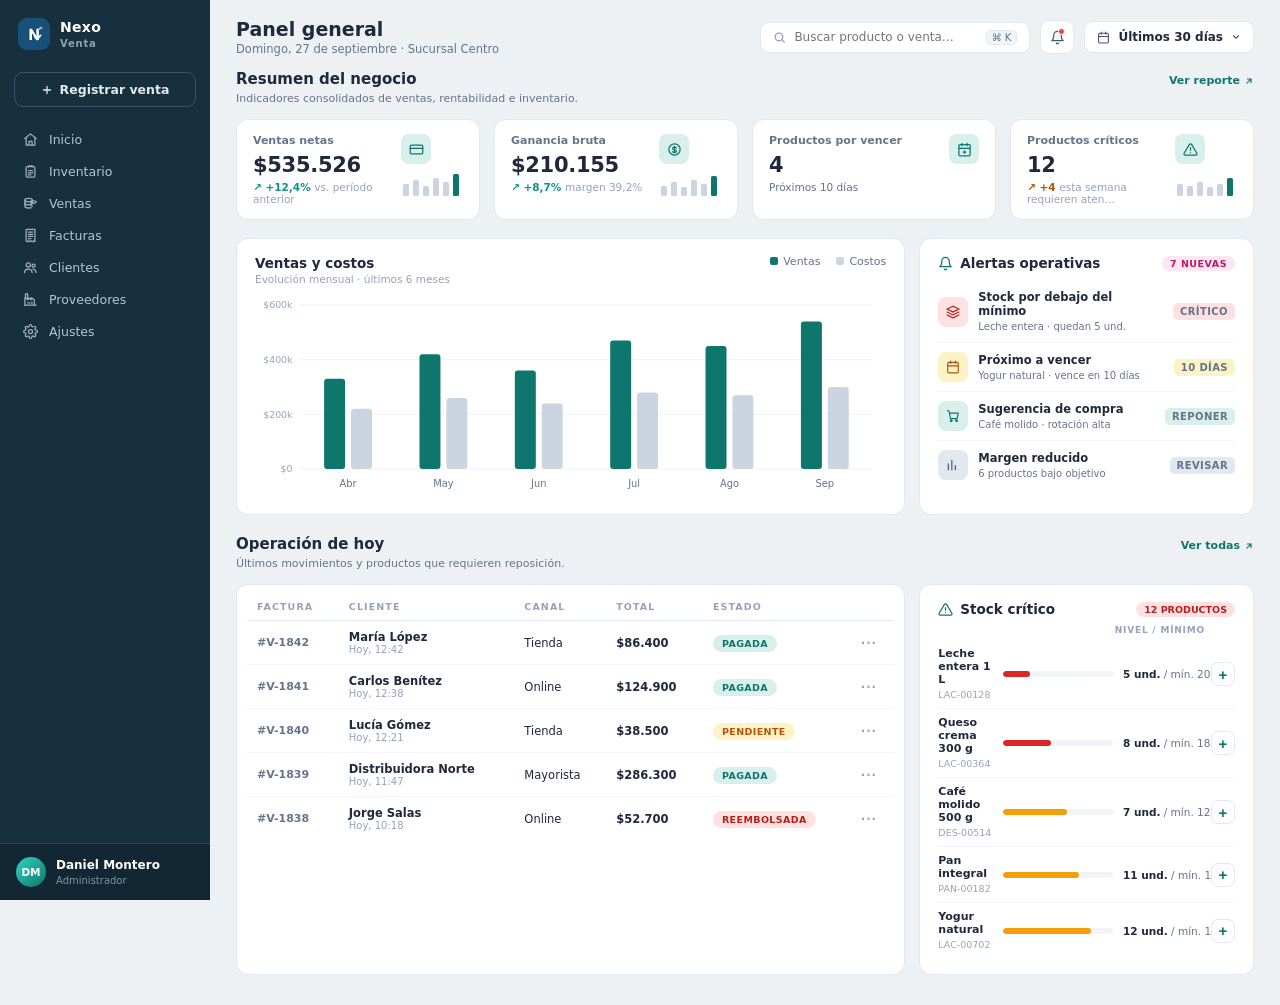
<file: NevoVenta/index.html>
<!DOCTYPE html>
<html lang="es">
<head>
<meta charset="UTF-8">
<meta name="viewport" content="width=device-width, initial-scale=1.0">
<title>Nexo Inventario — Panel general</title>
<link rel="stylesheet" href="assets/css/base.css">
<style>
::-webkit-scrollbar{width:8px;height:8px;}
  ::-webkit-scrollbar-thumb{background:#cbd5e1;border-radius:4px;}
</style>
</head>
<body>



<!-- ================= MAIN ================= -->
<main class="main">
  <div class="topbar">
    <div>
      <h1>Panel general</h1>
      <div class="sub">Domingo, 27 de septiembre · Sucursal Centro</div>
    </div>
    <div class="top-actions">
      <div class="search">
        <svg width="13" height="13" viewBox="0 0 24 24" fill="none" stroke="currentColor" stroke-width="2.4" stroke-linecap="round"><circle cx="11" cy="11" r="7"/><path d="m21 21-4.3-4.3"/></svg>
        <input type="text" placeholder="Buscar producto o venta…">
        <span class="kbd">⌘ K</span>
      </div>
      <div class="icon-btn" title="Notificaciones">
        <svg width="15" height="15" viewBox="0 0 24 24" fill="none" stroke="#475569" stroke-width="2" stroke-linecap="round" stroke-linejoin="round"><path d="M18 8a6 6 0 0 0-12 0c0 7-3 9-3 9h18s-3-2-3-9"/><path d="M13.7 21a2 2 0 0 1-3.4 0"/></svg>
        <span class="dot"></span>
      </div>
      <div class="dropdown">
        <svg width="13" height="13" viewBox="0 0 24 24" fill="none" stroke="#475569" stroke-width="2" stroke-linecap="round"><rect x="3" y="4" width="18" height="18" rx="2"/><path d="M16 2v4M8 2v4M3 10h18"/></svg>
        Últimos 30 días
        <svg width="10" height="10" viewBox="0 0 24 24" fill="none" stroke="#475569" stroke-width="2.6" stroke-linecap="round"><path d="m6 9 6 6 6-6"/></svg>
      </div>
    </div>
  </div>

  <!-- Resumen del negocio -->
  <div class="section-head">
    <h2>Resumen del negocio</h2>
    <div class="link">Ver reporte
      <svg width="10" height="10" viewBox="0 0 24 24" fill="none" stroke="currentColor" stroke-width="2.6" stroke-linecap="round"><path d="M7 17 17 7M8 7h9v9"/></svg>
    </div>
  </div>
  <div class="section-sub">Indicadores consolidados de ventas, rentabilidad e inventario.</div>

  <div class="kpis">
    <div class="kpi">
      <div>
        <div class="kpi-label">Ventas netas</div>
        <div class="kpi-value">$535.526</div>
        <div class="kpi-delta up">↗ +12,4% <span class="dim">vs. período anterior</span></div>
      </div>
      <div>
        <div class="kpi-icon">
          <svg width="15" height="15" viewBox="0 0 24 24" fill="none" stroke="currentColor" stroke-width="2" stroke-linecap="round"><rect x="2" y="5" width="20" height="14" rx="2"/><path d="M2 10h20"/></svg>
        </div>
        <svg width="62" height="26" viewBox="0 0 62 26" style="margin-top:8px"><g fill="#cbd5e1"><rect x="2" y="12" width="6" height="12" rx="1.5"/><rect x="12" y="8" width="6" height="16" rx="1.5"/><rect x="22" y="14" width="6" height="10" rx="1.5"/><rect x="32" y="6" width="6" height="18" rx="1.5"/><rect x="42" y="10" width="6" height="14" rx="1.5"/></g><rect x="52" y="2" width="6" height="22" rx="1.5" fill="#0f766e"/></svg>
      </div>
    </div>

    <div class="kpi">
      <div>
        <div class="kpi-label">Ganancia bruta</div>
        <div class="kpi-value">$210.155</div>
        <div class="kpi-delta up">↗ +8,7% <span class="dim">margen 39,2%</span></div>
      </div>
      <div>
        <div class="kpi-icon">
          <svg width="15" height="15" viewBox="0 0 24 24" fill="none" stroke="currentColor" stroke-width="2" stroke-linecap="round"><circle cx="12" cy="12" r="9"/><path d="M12 7v10M15 9.5c-.6-1-1.7-1.5-3-1.5-1.7 0-3 .9-3 2.2 0 3 6 1.6 6 4.4 0 1.3-1.3 2.2-3 2.2-1.3 0-2.4-.5-3-1.5"/></svg>
        </div>
        <svg width="62" height="26" viewBox="0 0 62 26" style="margin-top:8px"><g fill="#cbd5e1"><rect x="2" y="14" width="6" height="10" rx="1.5"/><rect x="12" y="10" width="6" height="14" rx="1.5"/><rect x="22" y="15" width="6" height="9" rx="1.5"/><rect x="32" y="8" width="6" height="16" rx="1.5"/><rect x="42" y="12" width="6" height="12" rx="1.5"/></g><rect x="52" y="4" width="6" height="20" rx="1.5" fill="#0f766e"/></svg>
      </div>
    </div>

    <div class="kpi">
      <div>
        <div class="kpi-label">Productos por vencer</div>
        <div class="kpi-value small">4</div>
        <div class="kpi-delta up" style="color:var(--muted);font-weight:500">Próximos 10 días</div>
      </div>
      <div class="kpi-icon">
        <svg width="15" height="15" viewBox="0 0 24 24" fill="none" stroke="currentColor" stroke-width="2" stroke-linecap="round"><rect x="3" y="4" width="18" height="18" rx="2"/><path d="M16 2v4M8 2v4M3 10h18M12 14v4M10 16h4"/></svg>
      </div>
    </div>

    <div class="kpi">
      <div>
        <div class="kpi-label">Productos críticos</div>
        <div class="kpi-value small">12</div>
        <div class="kpi-delta warn">↗ +4 <span class="dim">esta semana requieren aten…</span></div>
      </div>
      <div>
        <div class="kpi-icon">
          <svg width="15" height="15" viewBox="0 0 24 24" fill="none" stroke="currentColor" stroke-width="2" stroke-linecap="round" stroke-linejoin="round"><path d="M10.3 3.9 1.8 18a2 2 0 0 0 1.7 3h17a2 2 0 0 0 1.7-3L13.7 3.9a2 2 0 0 0-3.4 0z"/><path d="M12 9v4M12 17h.01"/></svg>
        </div>
        <svg width="62" height="26" viewBox="0 0 62 26" style="margin-top:8px"><g fill="#cbd5e1"><rect x="2" y="12" width="6" height="12" rx="1.5"/><rect x="12" y="14" width="6" height="10" rx="1.5"/><rect x="22" y="10" width="6" height="14" rx="1.5"/><rect x="32" y="15" width="6" height="9" rx="1.5"/><rect x="42" y="12" width="6" height="12" rx="1.5"/></g><rect x="52" y="6" width="6" height="18" rx="1.5" fill="#0f766e"/></svg>
      </div>
    </div>
  </div>

  <!-- Middle row -->
  <div class="row-mid">
    <div class="card">
      <div style="display:flex;justify-content:space-between;align-items:flex-start;">
        <div>
          <h3>Ventas y costos</h3>
          <div class="card-sub">Evolución mensual · últimos 6 meses</div>
        </div>
        <div class="chart-legend">
          <span><span class="legend-dot" style="background:#0f766e"></span>Ventas</span>
          <span><span class="legend-dot" style="background:#cbd5e1"></span>Costos</span>
        </div>
      </div>
      <svg id="chart" viewBox="0 0 640 200" preserveAspectRatio="none"></svg>
    </div>

    <div class="card">
      <div class="alert-head">
        <div class="left">
          <svg width="15" height="15" viewBox="0 0 24 24" fill="none" stroke="#0f766e" stroke-width="2" stroke-linecap="round" stroke-linejoin="round"><path d="M18 8a6 6 0 0 0-12 0c0 7-3 9-3 9h18s-3-2-3-9"/><path d="M13.7 21a2 2 0 0 1-3.4 0"/></svg>
          Alertas operativas
        </div>
        <span class="badge-new">7 NUEVAS</span>
      </div>
      <div class="alert">
        <div class="alert-ic red">
          <svg width="14" height="14" viewBox="0 0 24 24" fill="none" stroke="currentColor" stroke-width="2" stroke-linecap="round"><path d="M12 2 2 7l10 5 10-5-10-5zM2 17l10 5 10-5M2 12l10 5 10-5"/></svg>
        </div>
        <div><b>Stock por debajo del mínimo</b><span>Leche entera · quedan 5 und.</span></div>
        <span class="alert-tag tag-critico">CRÍTICO</span>
      </div>
      <div class="alert">
        <div class="alert-ic amber">
          <svg width="14" height="14" viewBox="0 0 24 24" fill="none" stroke="currentColor" stroke-width="2" stroke-linecap="round"><rect x="3" y="4" width="18" height="18" rx="2"/><path d="M16 2v4M8 2v4M3 10h18"/></svg>
        </div>
        <div><b>Próximo a vencer</b><span>Yogur natural · vence en 10 días</span></div>
        <span class="alert-tag tag-dias">10 DÍAS</span>
      </div>
      <div class="alert">
        <div class="alert-ic teal">
          <svg width="14" height="14" viewBox="0 0 24 24" fill="none" stroke="currentColor" stroke-width="2" stroke-linecap="round" stroke-linejoin="round"><circle cx="9" cy="20" r="1.5"/><circle cx="18" cy="20" r="1.5"/><path d="M2 3h3l2.6 12.5a1.5 1.5 0 0 0 1.5 1h8.6a1.5 1.5 0 0 0 1.5-1L21 7H6"/></svg>
        </div>
        <div><b>Sugerencia de compra</b><span>Café molido · rotación alta</span></div>
        <span class="alert-tag tag-reponer">REPONER</span>
      </div>
      <div class="alert">
        <div class="alert-ic gray">
          <svg width="14" height="14" viewBox="0 0 24 24" fill="none" stroke="currentColor" stroke-width="2" stroke-linecap="round"><path d="M4 20V10M10 20V4M16 20v-7"/></svg>
        </div>
        <div><b>Margen reducido</b><span>6 productos bajo objetivo</span></div>
        <span class="alert-tag tag-revisar">REVISAR</span>
      </div>
    </div>
  </div>

  <!-- Bottom row -->
  <div class="section-head">
    <h2>Operación de hoy</h2>
    <div class="link">Ver todas
      <svg width="10" height="10" viewBox="0 0 24 24" fill="none" stroke="currentColor" stroke-width="2.6" stroke-linecap="round"><path d="M7 17 17 7M8 7h9v9"/></svg>
    </div>
  </div>
  <div class="section-sub">Últimos movimientos y productos que requieren reposición.</div>

  <div class="row-bottom">
    <div class="card" style="padding:8px 10px 4px;">
      <table id="sales-table">
        <thead>
          <tr>
            <th>FACTURA</th><th>CLIENTE</th><th>CANAL</th><th>TOTAL</th><th>ESTADO</th><th></th>
          </tr>
        </thead>
        <tbody>
          <tr>
            <td class="invoice">#V-1842</td>
            <td><div class="cell-main">María López</div><div class="cell-sub">Hoy, 12:42</div></td>
            <td>Tienda</td>
            <td class="total">$86.400</td>
            <td><span class="status st-pagada">PAGADA</span></td>
            <td class="more">···</td>
          </tr>
          <tr>
            <td class="invoice">#V-1841</td>
            <td><div class="cell-main">Carlos Benítez</div><div class="cell-sub">Hoy, 12:38</div></td>
            <td>Online</td>
            <td class="total">$124.900</td>
            <td><span class="status st-pagada">PAGADA</span></td>
            <td class="more">···</td>
          </tr>
          <tr>
            <td class="invoice">#V-1840</td>
            <td><div class="cell-main">Lucía Gómez</div><div class="cell-sub">Hoy, 12:21</div></td>
            <td>Tienda</td>
            <td class="total">$38.500</td>
            <td><span class="status st-pendiente">PENDIENTE</span></td>
            <td class="more">···</td>
          </tr>
          <tr>
            <td class="invoice">#V-1839</td>
            <td><div class="cell-main">Distribuidora Norte</div><div class="cell-sub">Hoy, 11:47</div></td>
            <td>Mayorista</td>
            <td class="total">$286.300</td>
            <td><span class="status st-pagada">PAGADA</span></td>
            <td class="more">···</td>
          </tr>
          <tr>
            <td class="invoice">#V-1838</td>
            <td><div class="cell-main">Jorge Salas</div><div class="cell-sub">Hoy, 10:18</div></td>
            <td>Online</td>
            <td class="total">$52.700</td>
            <td><span class="status st-reembolsada">REEMBOLSADA</span></td>
            <td class="more">···</td>
          </tr>
        </tbody>
      </table>
    </div>

    <div class="card">
      <div class="stock-head">
        <div class="left">
          <svg width="15" height="15" viewBox="0 0 24 24" fill="none" stroke="#0f766e" stroke-width="2" stroke-linecap="round" stroke-linejoin="round"><path d="M10.3 3.9 1.8 18a2 2 0 0 0 1.7 3h17a2 2 0 0 0 1.7-3L13.7 3.9a2 2 0 0 0-3.4 0z"/><path d="M12 9v4M12 17h.01"/></svg>
          Stock crítico
        </div>
        <span class="badge-count">12 PRODUCTOS</span>
      </div>
      <div class="stock-cols"><span></span><span>NIVEL / MÍNIMO</span></div>

      <div class="stock-item">
        <div class="stock-info"><b>Leche entera 1 L</b><span>LAC-00128</span></div>
        <div class="stock-bar"><i class="fill-red" style="width:25%"></i></div>
        <div class="stock-level"><b>5 und.</b> / mín. 20</div>
        <button class="plus-btn">+</button>
      </div>
      <div class="stock-item">
        <div class="stock-info"><b>Queso crema 300 g</b><span>LAC-00364</span></div>
        <div class="stock-bar"><i class="fill-red" style="width:44%"></i></div>
        <div class="stock-level"><b>8 und.</b> / mín. 18</div>
        <button class="plus-btn">+</button>
      </div>
      <div class="stock-item">
        <div class="stock-info"><b>Café molido 500 g</b><span>DES-00514</span></div>
        <div class="stock-bar"><i class="fill-amber" style="width:58%"></i></div>
        <div class="stock-level"><b>7 und.</b> / mín. 12</div>
        <button class="plus-btn">+</button>
      </div>
      <div class="stock-item">
        <div class="stock-info"><b>Pan integral</b><span>PAN-00182</span></div>
        <div class="stock-bar"><i class="fill-amber" style="width:69%"></i></div>
        <div class="stock-level"><b>11 und.</b> / mín. 16</div>
        <button class="plus-btn">+</button>
      </div>
      <div class="stock-item">
        <div class="stock-info"><b>Yogur natural</b><span>LAC-00702</span></div>
        <div class="stock-bar"><i class="fill-amber" style="width:80%"></i></div>
        <div class="stock-level"><b>12 und.</b> / mín. 15</div>
        <button class="plus-btn">+</button>
      </div>
    </div>
  </div>
</main>

<div class="tooltip" id="tooltip"></div>

<script src="assets/js/sidebar.js"></script>
<script>
  // ============ Gráfico de barras Ventas vs Costos ============
  const data = [
    {m:'Abr', v:330, c:220},
    {m:'May', v:420, c:260},
    {m:'Jun', v:360, c:240},
    {m:'Jul', v:470, c:280},
    {m:'Ago', v:450, c:270},
    {m:'Sep', v:540, c:300},
  ];
  const svg = document.getElementById('chart');
  const W = 640, H = 200, padL = 46, padB = 26, padT = 10;
  const max = 600;
  const innerW = W - padL - 14;
  const innerH = H - padT - padB;
  const groupW = innerW / data.length;
  const barW = Math.min(26, groupW * 0.22);
  let out = '';

  // gridlines + etiquetas eje Y
  [0, 200, 400, 600].forEach(v => {
    const y = padT + innerH - (v / max) * innerH;
    out += `<line x1="${padL}" y1="${y}" x2="${W-14}" y2="${y}" stroke="#eef1f4" stroke-width="1"/>`;
    const label = v === 0 ? '$0' : '$' + v + 'k';
    out += `<text x="${padL-8}" y="${y+3.5}" text-anchor="end" font-size="9.5" fill="#94a3b8">${label}</text>`;
  });

  const tooltip = document.getElementById('tooltip');
  data.forEach((d, i) => {
    const gx = padL + i * groupW + groupW / 2;
    const yV = padT + innerH - (d.v / max) * innerH;
    const yC = padT + innerH - (d.c / max) * innerH;
    out += `<rect class="bar" data-m="${d.m}" data-t="ventas" data-val="${d.v}" x="${gx - barW - 3}" y="${yV}" width="${barW}" height="${padT + innerH - yV}" rx="3" fill="#0f766e"/>`;
    out += `<rect class="bar" data-m="${d.m}" data-t="costos" data-val="${d.c}" x="${gx + 3}" y="${yC}" width="${barW}" height="${padT + innerH - yC}" rx="3" fill="#cbd5e1"/>`;
    out += `<text x="${gx}" y="${H - 8}" text-anchor="middle" font-size="10" fill="#64748b">${d.m}</text>`;
  });
  svg.innerHTML = out;

  svg.addEventListener('mousemove', e => {
    const bar = e.target.closest('.bar');
    if (!bar) { tooltip.style.opacity = 0; return; }
    tooltip.innerHTML = `<b>${bar.dataset.m}</b> · ${bar.dataset.t}: $${bar.dataset.val}.000`;
    tooltip.style.opacity = 1;
    tooltip.style.left = (e.clientX + 12) + 'px';
    tooltip.style.top = (e.clientY - 34) + 'px';
  });
  svg.addEventListener('mouseleave', () => tooltip.style.opacity = 0);

  // ============ Filtro de búsqueda en tabla ============
  const input = document.querySelector('.search input');
  input.addEventListener('input', () => {
    const q = input.value.toLowerCase();
    document.querySelectorAll('#sales-table tbody tr').forEach(tr => {
      tr.style.display = tr.textContent.toLowerCase().includes(q) ? '' : 'none';
    });
  });

  // ============ Navegación ============
  document.querySelectorAll('.nav-wrap > .nav-item').forEach(item => {
    item.addEventListener('click', () => {
      document.querySelectorAll('.nav-item').forEach(n => n.classList.remove('active'));
      item.classList.add('active');
    });
  });

  // ============ Botones "+" de stock ============
  document.querySelectorAll('.plus-btn').forEach(btn => {
    btn.addEventListener('click', () => {
      btn.style.transform = 'scale(.85)';
      setTimeout(() => btn.style.transform = '', 130);
    });
  });
</script>
</body>
</html>
</file>
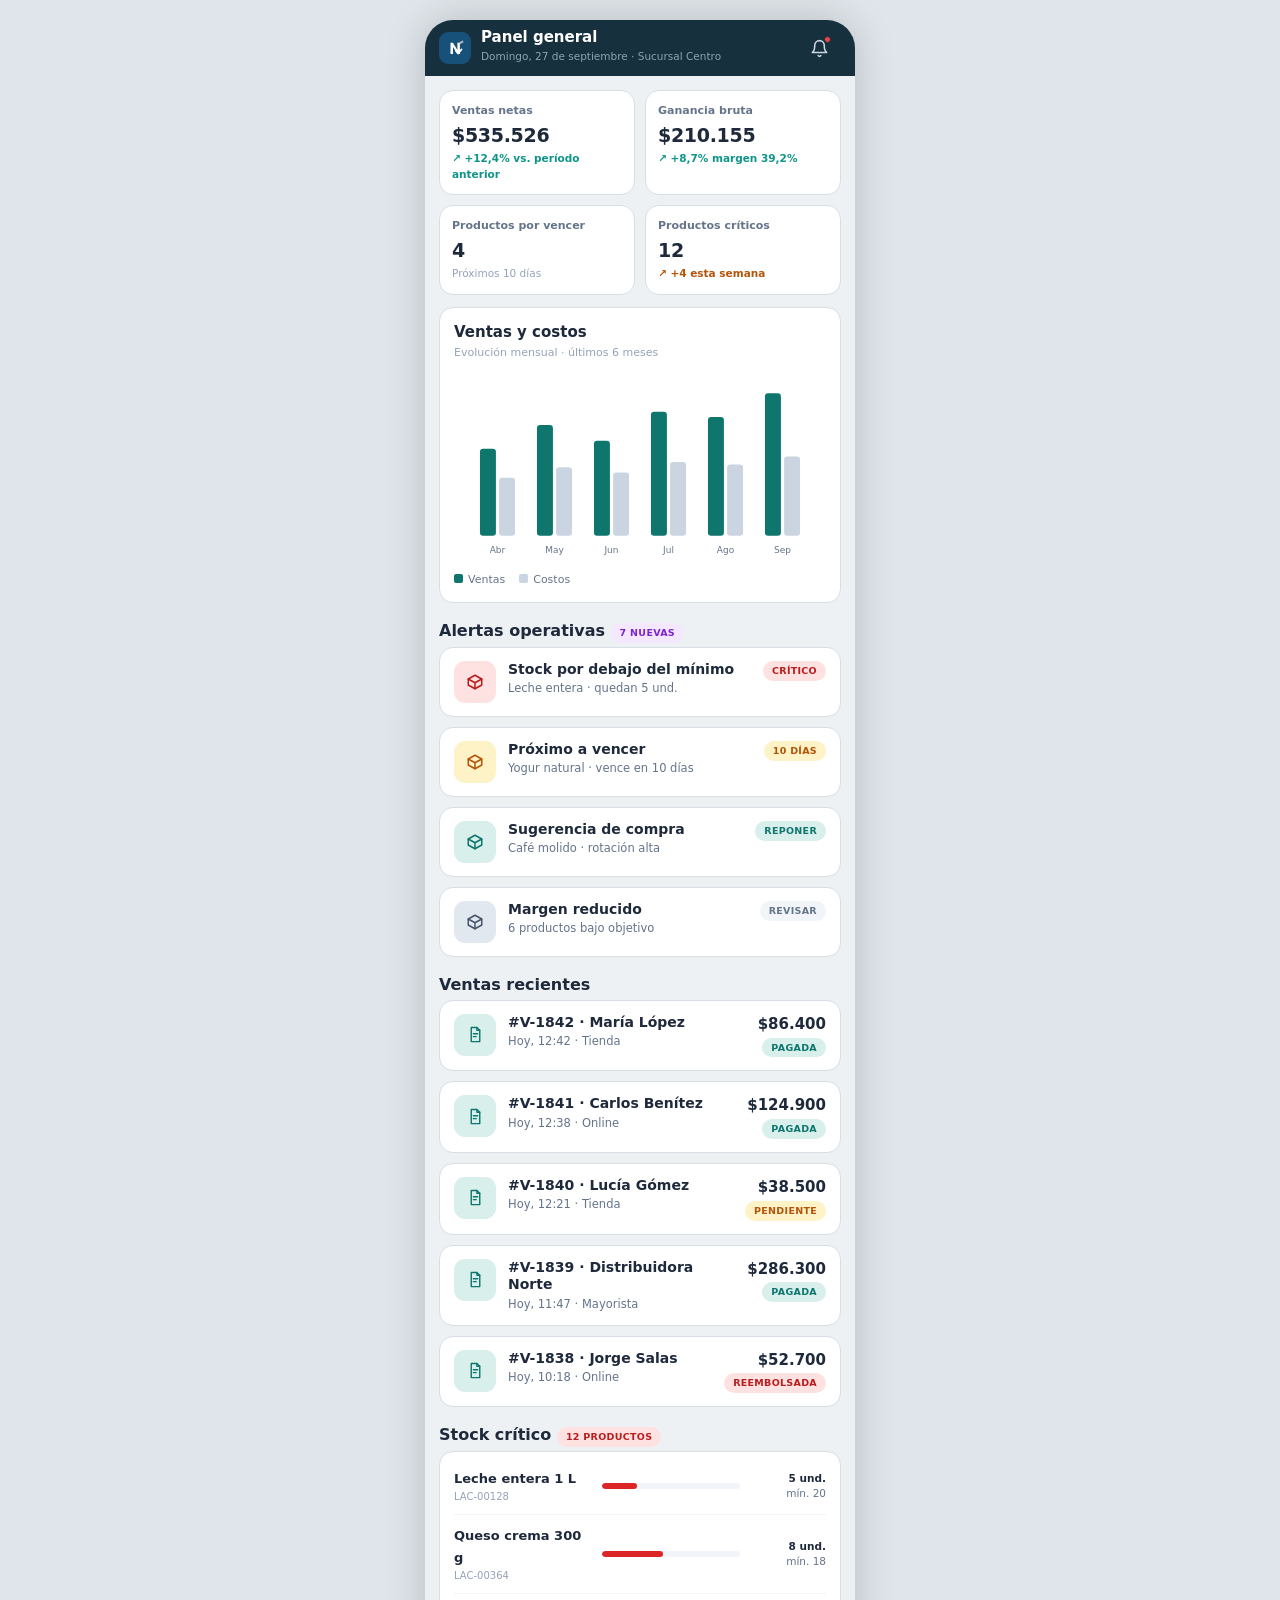
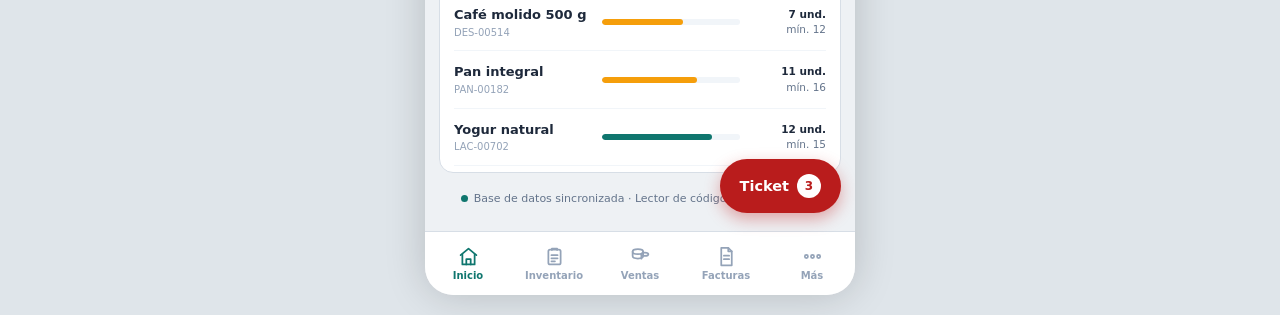
<file: Prototipo App- Movil/Index.html>
<!DOCTYPE html>
<html lang="es">
<head>
<meta charset="UTF-8">
<meta name="viewport" content="width=device-width, initial-scale=1.0, viewport-fit=cover">
<meta name="theme-color" content="#16303e">
<title>Nexo Venta POS · Móvil</title>
<style>
  :root{
    --teal:#0f766e; --teal-dark:#0b5a54; --teal-soft:#d8efec;
    --navy:#16303e; --bg:#eef1f4; --card:#ffffff; --border:#d7dee6;
    --text:#1e293b; --muted:#64748b; --muted-2:#94a3b8;
    --amber:#b45309; --amber-bg:#fef3c7; --red:#b91c1c; --red-bg:#fee2e2;
    --green:#15803d; --green-bg:#dcfce7; --blue:#1d4ed8; --blue-bg:#dbeafe;
    --purple:#7e22ce; --purple-bg:#f3e8ff; --pink:#be185d;
    --tabbar-h:64px; --header-h:56px;
    --font:'Inter','Segoe UI',system-ui,-apple-system,sans-serif;
  }
  *{margin:0;padding:0;box-sizing:border-box;-webkit-tap-highlight-color:transparent;}
  html{scroll-behavior:smooth;}
  @media (prefers-reduced-motion: reduce){ *{animation:none!important;transition:none!important;} }
  body{font-family:var(--font);background:#dfe5ea;color:var(--text);font-size:15px;line-height:1.45;
       display:flex;justify-content:center;min-height:100dvh;}
  button{font-family:var(--font);cursor:pointer;}
  :focus-visible{outline:2px solid var(--teal);outline-offset:2px;border-radius:6px;}

  /* Marco app */
  #phone{width:100%;max-width:430px;min-height:100dvh;background:var(--bg);display:flex;flex-direction:column;
         position:relative;box-shadow:0 0 40px rgba(0,0,0,.18);}
  @media (min-width:480px){ body{padding:20px 0;} #phone{min-height:calc(100dvh - 40px);border-radius:28px;overflow:hidden;} }

  /* Header */
  #app-header{position:sticky;top:0;z-index:40;background:var(--navy);color:#fff;height:var(--header-h);
              display:flex;align-items:center;gap:10px;padding:0 14px;flex-shrink:0;}
  #app-header .mark{width:32px;height:32px;border-radius:9px;background:#17517a;display:flex;align-items:center;justify-content:center;flex-shrink:0;}
  #app-header .titles{flex:1;min-width:0;}
  #app-header .titles b{font-size:15px;display:block;line-height:1.1;white-space:nowrap;overflow:hidden;text-overflow:ellipsis;}
  #app-header .titles span{font-size:10.5px;color:#8ea3b3;}
  .hbtn{width:44px;height:44px;border:none;background:transparent;color:#cbd5e1;display:flex;align-items:center;justify-content:center;border-radius:10px;position:relative;}
  .hbtn:active{background:rgba(255,255,255,.1);}
  .hbtn .dot{position:absolute;top:10px;right:10px;width:7px;height:7px;border-radius:50%;background:#ef4444;border:1.5px solid var(--navy);}

  /* Contenido */
  #view{flex:1;overflow-y:auto;padding:14px 14px calc(var(--tabbar-h) + 20px);}
  .page-sub{font-size:12px;color:var(--muted);margin:-6px 0 12px;}

  /* Secciones y tarjetas */
  .sec-title{font-size:16px;font-weight:700;margin:16px 0 4px;}
  .card{background:var(--card);border:1px solid var(--border);border-radius:14px;padding:14px;margin-bottom:12px;}
  .kpi-grid{display:grid;grid-template-columns:1fr 1fr;gap:10px;margin-bottom:12px;}
  .kpi{background:var(--card);border:1px solid var(--border);border-radius:14px;padding:12px;}
  .kpi .l{font-size:11px;color:var(--muted);font-weight:600;}
  .kpi .v{font-size:19px;font-weight:800;margin-top:3px;letter-spacing:-.3px;}
  .kpi .d{font-size:10.5px;font-weight:700;margin-top:2px;}
  .d.up{color:#0d9488;} .d.warn{color:var(--amber);} .d.dim{color:var(--muted-2);font-weight:500;}
  .pill{display:inline-block;font-size:9.5px;font-weight:700;border-radius:20px;padding:3px 9px;letter-spacing:.3px;}
  .pill-g{background:var(--green-bg);color:var(--green);} .pill-a{background:var(--amber-bg);color:var(--amber);}
  .pill-r{background:var(--red-bg);color:var(--red);} .pill-t{background:var(--teal-soft);color:var(--teal);}
  .pill-b{background:var(--blue-bg);color:var(--blue);} .pill-gr{background:#f1f5f9;color:var(--muted);}
  .pill-p{background:var(--purple-bg);color:var(--purple);}

  /* Botones táctiles (mínimo 48px) */
  .btn{display:flex;align-items:center;justify-content:center;gap:8px;min-height:48px;border:none;border-radius:12px;
       font-size:14.5px;font-weight:700;padding:0 18px;}
  .btn-navy{background:var(--navy);color:#fff;}
  .btn-teal{background:var(--navy);color:#fff;}
  .btn-line{background:#fff;border:1.5px solid var(--border);color:var(--navy);font-weight:600;}
  .btn{transition:transform .1s ease, background .15s ease;}
  .btn:active{transform:scale(.97);}
  .btn-teal:active{background:#0f2230;}
  .icon-btn{width:48px;height:48px;border:1px solid var(--border);background:#fff;border-radius:12px;color:var(--muted);
            display:flex;align-items:center;justify-content:center;flex-shrink:0;}
  .icon-btn:active{background:#f1f5f9;}

  /* Buscadores */
  .search{display:flex;align-items:center;gap:8px;background:#fff;border:1px solid var(--border);border-radius:12px;
          padding:4px 14px;min-height:48px;color:var(--muted-2);margin-bottom:12px;}
  .search input{border:none;outline:none;font-family:var(--font);font-size:16px;flex:1;background:transparent;color:var(--text);min-height:40px;}

  /* Chips */
  .chips{display:flex;gap:8px;overflow-x:auto;padding-bottom:6px;margin-bottom:10px;scrollbar-width:none;}
  .chips::-webkit-scrollbar{display:none;}
  .chip{flex-shrink:0;border:1px solid var(--border);background:#fff;border-radius:20px;padding:10px 16px;font-size:13px;
        font-weight:600;color:var(--muted);min-height:40px;}
  .chip.on{background:var(--navy);border-color:var(--navy);color:#fff;}
  .chip.on-t{background:var(--teal);border-color:var(--teal);color:#fff;}
  .seg{display:flex;background:#e2e8f0;border-radius:12px;padding:4px;gap:4px;margin-bottom:14px;}
  .seg button{flex:1;border:none;background:transparent;border-radius:9px;min-height:44px;font-size:13px;font-weight:600;color:var(--muted);}
  .seg button.on{background:#fff;color:var(--navy);box-shadow:0 1px 3px rgba(0,0,0,.12);}

  /* Tarjetas de lista (tablas convertidas) */
  .lcard{display:flex;gap:12px;align-items:flex-start;background:#fff;border:1px solid var(--border);border-radius:14px;padding:13px 14px;margin-bottom:10px;}
  .lcard:active{background:#f8fafc;}
  .avatar{width:42px;height:42px;border-radius:50%;color:#fff;font-size:12px;font-weight:800;display:flex;align-items:center;justify-content:center;flex-shrink:0;}
  .lcard .grow{flex:1;min-width:0;}
  .lcard b.t{display:block;font-size:14px;line-height:1.25;}
  .lcard .s{font-size:11.5px;color:var(--muted);margin-top:2px;line-height:1.4;}
  .lcard .row2{display:flex;align-items:center;gap:7px;flex-wrap:wrap;margin-top:7px;}
  .amount{font-size:15px;font-weight:800;white-space:nowrap;}
  .amount small{display:block;font-size:8.5px;letter-spacing:1px;color:var(--muted-2);font-weight:700;}
  .icon-sq{width:42px;height:42px;border-radius:11px;display:flex;align-items:center;justify-content:center;flex-shrink:0;}

  /* Barras de progreso */
  .pbar{height:6px;background:#f1f5f9;border-radius:4px;overflow:hidden;flex:1;}
  .pbar i{display:block;height:100%;border-radius:4px;}

  /* Chart */
  .chart{width:100%;height:190px;}
  .legend{display:flex;gap:14px;font-size:11px;color:var(--muted);margin-top:6px;flex-wrap:wrap;}
  .ldot{width:9px;height:9px;border-radius:2px;display:inline-block;margin-right:5px;vertical-align:0;}

  /* Tab bar */
  #tabbar{position:absolute;bottom:0;left:0;right:0;height:calc(var(--tabbar-h) + env(safe-area-inset-bottom));
          background:#fff;border-top:1px solid var(--border);display:flex;z-index:40;
          padding-bottom:env(safe-area-inset-bottom);}
  #tabbar button{flex:1;border:none;background:none;display:flex;flex-direction:column;align-items:center;justify-content:center;gap:3px;
                 color:var(--muted-2);font-size:10px;font-weight:600;min-height:48px;}
  #tabbar button[aria-current="page"]{color:var(--teal);}
  #tabbar button:active{color:var(--teal);}

  /* Drawer (Más) */
  #backdrop{position:absolute;inset:0;background:rgba(15,23,42,.45);z-index:50;opacity:0;pointer-events:none;transition:opacity .2s;}
  #drawer{position:absolute;top:0;right:0;bottom:0;width:82%;max-width:320px;background:#fff;z-index:51;
          transform:translateX(105%);transition:transform .22s ease;display:flex;flex-direction:column;}
  #drawer.open{transform:translateX(0);}
  #backdrop.show{opacity:1;pointer-events:auto;}
  #drawer .dhead{background:var(--navy);color:#fff;padding:18px 16px;display:flex;align-items:center;gap:10px;}
  #drawer .dhead b{font-size:15px;display:block;} #drawer .dhead span{font-size:11px;color:#8ea3b3;}
  .ditem{display:flex;align-items:center;gap:12px;width:100%;border:none;background:none;text-align:left;
         padding:14px 16px;font-size:14.5px;font-weight:600;color:var(--text);min-height:52px;}
  .ditem:active{background:#f1f5f9;}
  .ditem small{display:block;font-weight:500;color:var(--muted);font-size:11px;}
  .dgroup{padding:8px 16px 2px;font-size:10.5px;letter-spacing:1.4px;color:var(--muted-2);font-weight:700;}

  /* Bottom sheets (ticket POS / teclado) */
  #sheet-wrap{position:absolute;inset:0;z-index:60;pointer-events:none;}
  #sheet-wrap .sb{position:absolute;left:0;right:0;bottom:0;background:#fff;border-radius:20px 20px 0 0;
                  transform:translateY(105%);transition:transform .24s ease;max-height:82%;display:flex;flex-direction:column;
                  padding:10px 16px calc(16px + env(safe-area-inset-bottom));pointer-events:auto;}
  #sheet-wrap.show{pointer-events:auto;}
  #sheet-wrap.show .sb{transform:translateY(0);}
  .grab{width:40px;height:4px;border-radius:2px;background:#cbd5e1;margin:2px auto 10px;}
  .sb-title{font-size:16px;font-weight:700;margin-bottom:8px;display:flex;align-items:center;justify-content:space-between;}
  .t-item{display:flex;gap:8px;padding:9px 0;font-size:14px;align-items:baseline;border-bottom:1px solid #f1f5f9;}
  .t-item .dots{flex:1;border-bottom:2px dotted #cbd5e1;transform:translateY(-3px);}
  .keypad{display:grid;grid-template-columns:repeat(4,1fr);gap:8px;margin-top:10px;}
  .key{min-height:56px;border:1px solid var(--border);border-radius:12px;background:#fff;font-size:19px;font-weight:700;color:var(--navy);}
  .key:active{background:var(--teal-soft);}
  .key.r{color:var(--red);} .key.ok{background:var(--navy);color:#fff;}
  .pay-display{background:#f8fafc;border:1px solid var(--border);border-radius:12px;text-align:right;padding:10px 14px;font-size:21px;font-weight:800;color:var(--navy);}
  .pay-display small{display:block;font-size:9px;color:var(--muted-2);font-weight:600;letter-spacing:.6px;}

  /* FAB ticket */
  #fab{position:absolute;right:14px;bottom:calc(var(--tabbar-h) + 18px);z-index:45;min-height:54px;padding:0 20px;
       background:var(--red);color:#fff;border:none;border-radius:30px;font-size:14.5px;font-weight:800;
       display:flex;align-items:center;gap:8px;box-shadow:0 6px 16px rgba(198,47,47,.4);}
  #fab .cnt{background:#fff;color:var(--red);border-radius:20px;min-width:24px;height:24px;display:flex;align-items:center;justify-content:center;font-size:12px;font-weight:800;padding:0 6px;}


  /* ===== Formularios modales (add categoría / cliente / producto) ===== */
  #form-overlay{position:absolute;inset:0;background:rgba(15,23,42,.55);z-index:80;display:none;align-items:center;justify-content:center;padding:18px;}
  #form-overlay.show{display:flex;}
  .form-card{background:#fff;border-radius:22px;width:100%;max-height:88%;overflow-y:auto;padding:26px 20px 22px;position:relative;
              box-shadow:0 20px 50px rgba(0,0,0,.3);animation:formIn .22s ease;}
  @keyframes formIn{from{transform:translateY(16px) scale(.98);opacity:0;}to{transform:none;opacity:1;}}
  .form-logo{width:88px;height:88px;border-radius:50%;background:#fff;border:1.5px solid var(--border);display:flex;align-items:center;justify-content:center;gap:7px;margin:0 auto 22px;box-shadow:0 2px 8px rgba(0,0,0,.06);}
  .form-logo .fl-mark{width:30px;height:30px;border-radius:8px;background:#17517a;display:flex;align-items:center;justify-content:center;flex-shrink:0;}
  .form-logo b{font-size:13px;color:var(--navy);display:block;line-height:1.05;}
  .form-logo small{font-size:7px;letter-spacing:2.5px;color:#8ea3b3;font-weight:700;}
  .form-x{position:absolute;top:12px;right:12px;width:40px;height:40px;border:none;background:#f1f5f9;border-radius:12px;color:var(--muted);font-size:15px;font-weight:700;}
  .form-x:active{background:#e2e8f0;}
  .ffield{width:100%;border:1.5px solid var(--border);border-radius:12px;min-height:52px;padding:0 16px;font-family:var(--font);font-size:16px;background:#fff;color:var(--text);margin-bottom:12px;text-align:center;outline:none;}
  .ffield:focus{border-color:var(--teal);}
  .ffield::placeholder{color:var(--muted-2);}
  textarea.ffield{padding:14px 16px;min-height:88px;resize:none;line-height:1.4;}
  .frow{display:grid;grid-template-columns:1fr 1fr;gap:10px;}
  .frow .ffield{margin-bottom:0;}
  .frow + .ffield, .frow + .frow{margin-top:12px;}
  .fselect{appearance:none;background-image:url("data:image/svg+xml,%3Csvg xmlns='http://www.w3.org/2000/svg' width='14' height='14' viewBox='0 0 24 24' fill='none' stroke='%2364748b' stroke-width='2.6' stroke-linecap='round'%3E%3Cpath d='m6 9 6 6 6-6'/%3E%3C/svg%3E");background-repeat:no-repeat;background-position:right 14px center;color:var(--muted-2);}
  .btn-ok{background:#8bc34a;color:#16303e;width:100%;font-size:15.5px;margin-top:6px;letter-spacing:.2px;}
  .btn-ok:active{background:#7aae3e;}
  .form-err{background:var(--bg);border-radius:14px;text-align:center;padding:34px 20px;color:var(--red);font-weight:800;font-size:16px;line-height:1.4;}
  .form-err .erric{width:54px;height:54px;border-radius:50%;background:var(--red-bg);color:var(--red);display:flex;align-items:center;justify-content:center;margin:0 auto 12px;}
  .form-ok{background:var(--bg);border-radius:14px;text-align:center;padding:34px 20px;color:var(--green);font-weight:800;font-size:16px;line-height:1.4;}
  .form-ok .okic{width:54px;height:54px;border-radius:50%;background:var(--green-bg);color:var(--green);display:flex;align-items:center;justify-content:center;margin:0 auto 12px;}
  .toast{position:absolute;bottom:calc(var(--tabbar-h) + 16px);left:50%;transform:translateX(-50%) translateY(20px);
         background:var(--navy);color:#fff;font-size:13px;font-weight:600;padding:12px 20px;border-radius:12px;
         opacity:0;transition:.25s;z-index:70;max-width:86%;text-align:center;pointer-events:none;}
  .toast.show{opacity:1;transform:translateX(-50%) translateY(0);}
  .empty{text-align:center;color:var(--muted);padding:36px 20px;font-size:13.5px;}
  .empty .ic{width:56px;height:56px;border-radius:16px;background:#e2e8f0;color:var(--muted-2);display:flex;align-items:center;justify-content:center;margin:0 auto 12px;}
  .empty b{display:block;color:var(--text);margin-bottom:4px;font-size:14.5px;}
  .foot-note{font-size:11px;color:var(--muted);text-align:center;padding:6px 0 4px;display:flex;align-items:center;justify-content:center;gap:6px;flex-wrap:wrap;}
  .sync{width:7px;height:7px;border-radius:50%;background:var(--teal);animation:pulse 1.6s infinite;}
  @keyframes pulse{0%,100%{opacity:1}50%{opacity:.35}}
</style>
<base target="_blank">
</head>
<body>
<div id="phone">
  <header id="app-header">
    <div class="mark">
      <svg width="18" height="18" viewBox="0 0 24 24" fill="none"><path d="M6 20V5h3.2l6 9.5V5H18.5v15h-3.2l-6-9.5V20H6z" fill="#fff"/><path d="M13.2 15.8l2.9 3.5 4.6-5.4" stroke="#fff" stroke-width="2.3" fill="none" stroke-linecap="round" stroke-linejoin="round"/><rect x="18" y="3" width="5.2" height="2.6" fill="#aeb9c4" transform="rotate(-28 20.6 4.3)"/></svg>
    </div>
    <div class="titles"><b id="h-title">Panel general</b><span id="h-sub">Domingo, 27 de septiembre · Sucursal Centro</span></div>
    <button class="hbtn" aria-label="Notificaciones" onclick="toast('Sin notificaciones nuevas')">
      <svg width="19" height="19" viewBox="0 0 24 24" fill="none" stroke="currentColor" stroke-width="2" stroke-linecap="round" stroke-linejoin="round"><path d="M18 8a6 6 0 0 0-12 0c0 7-3 9-3 9h18s-3-2-3-9"/><path d="M13.7 21a2 2 0 0 1-3.4 0"/></svg>
      <span class="dot"></span>
    </button>
  </header>

  <main id="view" tabindex="-1"></main>

  <button id="fab" hidden onclick="openTicket()">Ticket <span class="cnt" id="fab-cnt">3</span></button>

  <nav id="tabbar" aria-label="Navegación principal">
    <button data-tab="inicio" aria-current="page" aria-label="Inicio">
      <svg width="21" height="21" viewBox="0 0 24 24" fill="none" stroke="currentColor" stroke-width="2" stroke-linecap="round" stroke-linejoin="round"><path d="M3 10.5 12 3l9 7.5"/><path d="M5 9.5V21h14V9.5"/><path d="M9.5 21v-6h5v6"/></svg>Inicio</button>
    <button data-tab="inventario" aria-label="Inventario">
      <svg width="21" height="21" viewBox="0 0 24 24" fill="none" stroke="currentColor" stroke-width="2" stroke-linecap="round" stroke-linejoin="round"><rect x="5" y="4" width="14" height="17" rx="2"/><path d="M9 4.5V3h6v1.5"/><path d="M8.5 10.5h7M8.5 14h7M8.5 17.5h4"/></svg>Inventario</button>
    <button data-tab="ventas" aria-label="Ventas">
      <svg width="21" height="21" viewBox="0 0 24 24" fill="none" stroke="currentColor" stroke-width="2" stroke-linecap="round" stroke-linejoin="round"><ellipse cx="9" cy="6.5" rx="6" ry="2.8"/><path d="M3 6.5v5c0 1.6 2.7 2.8 6 2.8s6-1.2 6-2.8v-5"/><ellipse cx="17" cy="9.5" rx="4" ry="1.9"/><path d="M13 9.5v5"/></svg>Ventas</button>
    <button data-tab="facturas" aria-label="Facturas">
      <svg width="21" height="21" viewBox="0 0 24 24" fill="none" stroke="currentColor" stroke-width="2" stroke-linecap="round" stroke-linejoin="round"><path d="M6 2h8l4 4v16H6z"/><path d="M14 2v4h4M9 11h6M9 15h6"/></svg>Facturas</button>
    <button data-tab="mas" aria-label="Más opciones" onclick="openDrawer()">
      <svg width="21" height="21" viewBox="0 0 24 24" fill="none" stroke="currentColor" stroke-width="2" stroke-linecap="round"><circle cx="5" cy="12" r="1.8"/><circle cx="12" cy="12" r="1.8"/><circle cx="19" cy="12" r="1.8"/></svg>Más</button>
  </nav>

  <div id="backdrop" onclick="closeAll()"></div>
  <aside id="drawer" aria-label="Menú adicional">
    <div class="dhead">
      <div class="mark" style="width:36px;height:36px;border-radius:10px;background:#17517a;display:flex;align-items:center;justify-content:center;">
        <svg width="19" height="19" viewBox="0 0 24 24" fill="none"><path d="M6 20V5h3.2l6 9.5V5H18.5v15h-3.2l-6-9.5V20H6z" fill="#fff"/><path d="M13.2 15.8l2.9 3.5 4.6-5.4" stroke="#fff" stroke-width="2.3" fill="none" stroke-linecap="round" stroke-linejoin="round"/></svg>
      </div>
      <div><b>Nexo Venta</b><span>MÓVIL · v2.4</span></div>
    </div>
    <div class="dgroup">CLIENTES</div>
    <button class="ditem" onclick="go('clientes-lista')">Lista de Clientes<small>Directorio y gestión de contacto</small></button>
    <button class="ditem" onclick="go('clientes-reporte')">Reporte de Clientes<small>Analítica y fidelización</small></button>
    <div class="dgroup">PROVEEDORES</div>
    <button class="ditem" onclick="go('proveedores-lista')">Lista de Proveedores<small>Directorio comercial</small></button>
    <button class="ditem" onclick="go('proveedores-reporte')">Reporte de Proveedores<small>Evaluación y desempeño</small></button>
    <div class="dgroup">SISTEMA</div>
    <button class="ditem" onclick="toast('Ajustes no disponible en el prototipo')">Ajustes<small>Configuración del sistema</small></button>
    <div style="margin-top:auto;padding:14px 16px;border-top:1px solid var(--border);display:flex;align-items:center;gap:10px;">
      <span class="avatar" style="width:36px;height:36px;background:linear-gradient(135deg,#2dd4bf,#0f766e);font-size:11px;">DM</span>
      <div><b style="font-size:13.5px;">Daniel Montero</b><div style="font-size:11px;color:var(--muted);">Administrador</div></div>
      <span style="margin-left:auto;" class="pill pill-g">En línea</span>
    </div>
  </aside>

  <div id="sheet-wrap" onclick="if(event.target===this)closeAll()">
    <div class="sb" id="sheet"></div>
  </div>
  <div id="form-overlay" onclick="if(event.target===this)closeForm()"><div class="form-card" id="form-card" role="dialog" aria-modal="true" aria-label="Formulario"></div></div>
  <div class="toast" id="toast"></div>
</div>

<script>
/* ================= DATOS (idénticos al prototipo escritorio) ================= */
const ALERTAS = [
  {t:'Stock por debajo del mínimo', s:'Leche entera · quedan 5 und.', tag:'CRÍTICO', c:'r'},
  {t:'Próximo a vencer', s:'Yogur natural · vence en 10 días', tag:'10 DÍAS', c:'a'},
  {t:'Sugerencia de compra', s:'Café molido · rotación alta', tag:'REPONER', c:'t'},
  {t:'Margen reducido', s:'6 productos bajo objetivo', tag:'REVISAR', c:'gr'},
];
const VENTAS_R = [
  {f:'#V-1842', c:'María López', h:'Hoy, 12:42', canal:'Tienda', total:'$86.400', e:'PAGADA'},
  {f:'#V-1841', c:'Carlos Benítez', h:'Hoy, 12:38', canal:'Online', total:'$124.900', e:'PAGADA'},
  {f:'#V-1840', c:'Lucía Gómez', h:'Hoy, 12:21', canal:'Tienda', total:'$38.500', e:'PENDIENTE'},
  {f:'#V-1839', c:'Distribuidora Norte', h:'Hoy, 11:47', canal:'Mayorista', total:'$286.300', e:'PAGADA'},
  {f:'#V-1838', c:'Jorge Salas', h:'Hoy, 10:18', canal:'Online', total:'$52.700', e:'REEMBOLSADA'},
];
const STOCK_C = [
  {n:'Leche entera 1 L', c:'LAC-00128', u:5, m:20},
  {n:'Queso crema 300 g', c:'LAC-00364', u:8, m:18},
  {n:'Café molido 500 g', c:'DES-00514', u:7, m:12},
  {n:'Pan integral', c:'PAN-00182', u:11, m:16},
  {n:'Yogur natural', c:'LAC-00702', u:12, m:15},
];
const CATEGORIAS = [
  {n:'Aseo', tag:'Activa', icon:'spark', bg:'#d8efec', c:'#0f766e', meta:'24 productos en catálogo · Cód: CAT-ASE · Desinfectantes, detergentes y limpieza general'},
  {n:'Papelería', tag:'Activa', icon:'pen', bg:'#fef3c7', c:'#b45309', meta:'58 productos en catálogo · Cód: CAT-PAP · Cuadernos, bolígrafos, impresos y suministros'},
  {n:'Bebidas alcohólicas', tag:'Activa', icon:'bottle', bg:'#f3e8ff', c:'#7e22ce', meta:'42 productos en catálogo · Cód: CAT-ALC · Cervezas, licores, vinos y destilados', extra:'+18'},
  {n:'Alimentos y bebidas', tag:'Activa', icon:'cup', bg:'#dcfce7', c:'#15803d', meta:'115 productos en catálogo · Cód: CAT-ALM · Snacks, abarrotes, lácteos y jugos no alcohólicos'},
];
const PRODUCTOS = [
  {n:'Leche Alquería entera', f:'Bolsa 1.100 ml', sku:'ALQ-ENT-001', p:'$4.300 COP', s:'2 unidades', sn:'Stock mínimo requerido', sc:'a', key:'leche alquería entera lácteos'},
  {n:'Leche Alquería deslactosada', f:'Bolsa 1.100 ml', sku:'ALQ-DES-002', p:'$4.600 COP', s:'3 unidades', sn:'Próximo a agotar', sc:'a', key:'leche alquería deslactosada lácteos'},
  {n:'Leche Colanta', f:'Tetrapak 1.000 ml', sku:'COL-ENT-003', p:'$3.950 COP', s:'0 unidades', sn:'Se agotó esta semana en tienda', sc:'r', out:true, key:'leche colanta lácteos'},
];
const POS_PRODUCTOS = [
  {n:'LECHE ALQUERÍA', d:'Bolsa x 1100 ml', p:5400, pack:['#e04545','#b92c2c','MEGALITRO','ALQUERÍA','Sabor Original','Entera 1.1 L']},
  {n:'LECHE COLANTA', d:'Bolsa x 900 ml', p:4400, pack:['#35a55f','#1f7a42',null,'COLANTA','Sabor natural','Neto 900 ml']},
  {n:'LECHE DESLACTOSADA', d:'Bolsa familiar premium', p:11500, pack:['#3b76d6','#2656a8','DIGESTIÓN FÁCIL','ALQUERÍA','Deslactosada','Mega 1100 ml']},
  {n:'QUESO CAMPESINO', d:'Bloque x 500 gr', p:8900, pack:['#f5dc7a','#e3bd45',null,'QUESO MOLDE','500 gr · Fresco',null]},
];
const FVENTA = [
  {f:'#V-1043', e:'Emitida', cu:'a3f8...9b21', c:'Inversiones Los Andes S.A.S', d:'CC/NIT: 900.845.123-1', h:'10:45 AM - Hoy', m:'$ 1,450,000'},
  {f:'#V-1042', e:'Emitida', cu:'c7d1...4e88', c:'Carlos Andrés Mendoza', d:'CC: 1.020.450.990', h:'09:30 AM - Hoy', m:'$ 680,000'},
  {f:'#V-1041', e:'Emitida', cu:'8b02...7faf', c:'Distribuidora del Norte S.A.S.', d:'NIT: 890.123.456-7', h:'08:15 AM - Hoy', m:'$ 1,212,500'},
  {f:'#V-1040', e:'Emitida', cu:'ee44...780c', c:'Mariana Torres V.', d:'CC: 52.981.332', h:'07:50 AM - Hoy', m:'$ 500,000'},
];
const FCOMPRA = [
  {f:'#C-502', e:'Pagada', ec:'g', cu:'c4a1...9b21', c:'Distribuidora Lácteos del Norte S.A.S.', d:'NIT: 900.124.582-1', h:'26 Sep - 04:30 PM', m:'$ 3,120,000'},
  {f:'#C-501', e:'Pagada', ec:'g', cu:'c7d1...4e88', c:'Abastos & Suministros La Sabana Ltda.', d:'NIT: 860.034.912-3', h:'25 Sep - 11:15 AM', m:'$ 1,850,000'},
  {f:'#C-500', e:'Crédito 30 días', ec:'a', cu:'8b82...11af', c:'Papelería y Empaques Industriales S.A.', d:'NIT: 901.442.309-8', h:'24 Sep - 02:40 PM', m:'$ 980,000'},
  {f:'#C-499', e:'Pagada', ec:'g', cu:'ee44...780c', c:'Distribuciones Avícolas San Marino', d:'NIT: 890.902.341-0', h:'22 Sep - 09:20 AM', m:'$ 2,470,000'},
];
const CLIENTES = [
  {ini:'AM', bg:'#16303e', n:'Alfredo Martínez', s:'alfredo.martinez@email.com', d:'10597854', dc:'C.C. Colombia', tag:'Frecuente', tc:'g', lb:'Hoy, 10:45 AM', f:'Factura #V-1043'},
  {ini:'CG', bg:'#0f766e', n:'Carlos Gutiierrez', s:'+57 312 450 9890', d:'1825698', dc:'C.C. Colombia', tag:'Ocasional', tc:'gr', lb:'Ayer, 04:30 PM', f:'Factura #V-1028'},
  {ini:'EJ', bg:'#7e22ce', n:'Estefanía Jiménez', s:'ea.stefania.j@empresa.co', d:'1825874', dc:'C.C. Colombia', tag:'Frecuente', tc:'g', lb:'25 Sep, 2026', f:'Factura #V-0994'},
  {ini:'MT', bg:'#be185d', n:'Mariana Torres V.', s:'mariana.torres@gmail.com', d:'52913332', dc:'C.C. 52.981.332', tag:'Ocasional', tc:'gr', lb:'Hoy, 07:50 AM', f:'Factura #V-1040'},
  {ini:'IA', bg:'#1d4ed8', n:'Inversiones Los Andes S.A.S.', s:'contacto@losandes.com.co', d:'900845123-1', dc:'NIT Corporativo', tag:'Empresa Jurídica', tc:'b', lb:'Hoy, 10:45 AM', f:'Factura #V-1043'},
];
const TOP_CLIENTES = [
  {ini:'RG', bg:'#0f766e', n:'Roblete Guiliman', tier:'Cliente Platino', tc:'t', id:'15879510', num:30, m:'$527,502'},
  {ini:'LJ', bg:'#7e22ce', n:'Lionel Jhonson', tier:'Cliente Oro', tc:'a', id:'14557895', num:24, m:'$458,365'},
  {ini:'CV', bg:'#d97706', n:'Constantin Valdor', tier:'Cliente Oro', tc:'a', id:'2548795', num:20, m:'$412,000'},
  {ini:'LR', bg:'#1d4ed8', n:'Leman Russ', tier:'Cliente Frecuente', tc:'gr', id:'18984521', num:18, m:'$389,400'},
  {ini:'RD', bg:'#b91c1c', n:'Rogal Dorn', tier:'Cliente Frecuente', tc:'gr', id:'19875412', num:16, m:'$342,150'},
];
const PROVEEDORES = [
  {ini:'DL', bg:'#16303e', n:'Distribuidora Lácteos del Norte S.A.S.', s:'lacteosdelnorte@proveedores.co', nit:'900.124.582-1', rg:'Régimen Común · Bogotá', cat:'Lácteos y Refrigerados', cc:'#fef3c7', ct:'#b45309', ct2:'#b45309', con:'Pedro Gómez (+57 310 456 7890)', pay:'Contado / 15 días', pc:'t', m:'$ 3,120.000', f:'Factura #C-502 · Ayer 14:26'},
  {ini:'AS', bg:'#0f766e', n:'Abastos & Suministros La Sabana Ltda.', s:'ventas@lassabana.co', nit:'860.034.912-3', rg:'Gran Contribuyente · Cota', cat:'Alimentos y Despensa', cc:'#fef3c7', ct:'#b45309', con:'Clara Rojas (+57 320 892 1102)', pay:'Crédito 30 días', pc:'b', m:'$ 1,850.000', f:'Factura #C-501 · 25 Sep, 2026'},
  {ini:'PE', bg:'#7e22ce', n:'Papelería y Empaques Industriales S.A.', s:'corporativo@empaquesind.com', nit:'901.442.109-8', rg:'Régimen Ordinario · Medellín', cat:'Empaques y Papelería', cc:'#f3e8ff', ct:'#7e22ce', con:'Jorge Mendoza (+57 314 200 9944)', pay:'Crédito 30 días', pc:'b', m:'$ 980.000', f:'Factura #C-500 · 22 Sep, 2026'},
  {ini:'SM', bg:'#be185d', n:'Distribuciones Avícolas San Marino', s:'pedidos@avicolasanmarino.com', nit:'890.902.341-0', rg:'Régimen Común · Bucaramanga', cat:'Carnes y Frescos', cc:'#fee2e2', ct:'#b91c1c', con:'Martha Pérez (+57 318 671 4321)', pay:'Contado Inmediato', pc:'t', m:'$ 2,470.000', f:'Factura #C-499 · 19 Sep, 2026'},
];
const RATING_P = [
  {ini:'AS', bg:'#16303e', n:'Auramita S.A', tag:'Distribución Mayorista • Insumos', id:'1456765', em:'MasterofAuramita@gmail.com', tel:'5875464', st:3, rt:'Promedio (3.0 / 5.0)', rc:'#fef3c7', rct:'#b45309'},
  {ini:'DL', bg:'#0f766e', n:'Distribuidora Lácteos del Norte S.A.S.', tag:'Lácteos y Refrigerados • Bogotá', id:'900.124.582-1', em:'lacteosdelnorte@proveedores.co', tel:'+57 318 4567890', st:5, rt:'Excelente (4.9 / 5.0)', rc:'#dcfce7', rct:'#15803d'},
  {ini:'AS', bg:'#0f766e', n:'Abastos & Suministros La Sabana Ltda.', tag:'Alimentos y Despensa • Cota', id:'860.034.912-3', em:'ventas@lassabana.co', tel:'+57 320 8921102', st:4, rt:'Confiable (4.2 / 5.0)', rc:'#d8efec', rct:'#0f766e'},
  {ini:'PE', bg:'#7e22ce', n:'Papelería y Empaques Industriales S.A.', tag:'Empaques y Papelería • Medellín', id:'901.442.109-8', em:'corporativo@empaquesind.com', tel:'+57 314 200 9944', st:5, rt:'Excelente (4.8 / 5.0)', rc:'#dcfce7', rct:'#15803d'},
];

/* ================= UTILIDADES ================= */
const $ = s => document.querySelector(s);
const stMap = {g:'pill-g', a:'pill-a', r:'pill-r', t:'pill-t', b:'pill-b', gr:'pill-gr', p:'pill-p'};
const pill = (txt, c) => `<span class="pill ${stMap[c]}">${txt}</span>`;
const ICONS = {
  spark:'<path d="M12 3l1.9 4.7 4.7 1.3-4.7 1.9L12 15.6l-1.9-4.7L5.4 9l4.7-1.3L12 3z"/>',
  pen:'<path d="M17 3a2.8 2.8 0 1 1 4 4L7.5 20.5 2 22l1.5-5.5L17 3z"/>',
  bottle:'<path d="M10 2h4v3.5L16.5 8v11a2.5 2.5 0 0 1-2.5 2.5h-4A2.5 2.5 0 0 1 7.5 19V8L10 5.5V2z"/><path d="M7.5 12h9M7.5 16h9"/>',
  cup:'<path d="M4 8h13v6a5 5 0 0 1-5 5H9a5 5 0 0 1-5-5V8z"/><path d="M17 9h2a2.5 2.5 0 0 1 0 5h-2M7 2v2.5M11 2v2.5"/>',
  doc:'<path d="M6 2h8l4 4v16H6z"/><path d="M14 2v4h4M9 11h6M9 15h4"/>',
  milk:'<path d="M8.5 2.5h7L18 6v14a1.5 1.5 0 0 1-1.5 1.5h-9A1.5 1.5 0 0 1 6 20V6l2.5-3.5z"/><path d="M6 6.5h12M9 11h6"/>',
  eye:'<path d="M2 12s3.5-7 10-7 10 7 10 7-3.5 7-10 7-10-7-10-7z"/><circle cx="12" cy="12" r="3"/>',
  dl:'<path d="M21 15v4a2 2 0 0 1-2 2H5a2 2 0 0 1-2-2v-4M7 10l5 5 5-5M12 15V3"/>',
  edit:'<path d="M17 3a2.8 2.8 0 1 1 4 4L7.5 20.5 2 22l1.5-5.5L17 3z"/>',
  trash:'<path d="M3 6h18M8 6V4a2 2 0 0 1 2-2h4a2 2 0 0 1 2 2v2M19 6v14a2 2 0 0 1-2 2H7a2 2 0 0 1-2-2V6"/>',
  trend:'<path d="M7 17 17 7M8 7h9v9"/>',
  box:'<path d="M21 8 12 3 3 8v8l9 5 9-5V8z"/><path d="M3 8l9 5 9-5M12 13v8"/>',
  users:'<circle cx="9" cy="8" r="3.3"/><path d="M2.5 20c0-3.3 2.9-5.4 6.5-5.4s6.5 2.1 6.5 5.4"/><circle cx="17" cy="9" r="2.5"/><path d="M15.8 14.7c3 .4 5 2.3 5 5.3"/>',
  chev:'<path d="m9 6 6 6-6 6"/>',
};
const svgI = (n, s=17) => `<svg width="${s}" height="${s}" viewBox="0 0 24 24" fill="none" stroke="currentColor" stroke-width="2" stroke-linecap="round" stroke-linejoin="round">${ICONS[n]}</svg>`;
const stars = n => Array.from({length:5},(_,i)=>`<span style="color:${i<n?'#f59e0b':'#d1d5db'}">★</span>`).join('');

let toastT;
function toast(m){ const t=$('#toast'); t.textContent=m; t.classList.add('show');
  clearTimeout(toastT); toastT=setTimeout(()=>t.classList.remove('show'),2600); }

function openDrawer(){ $('#drawer').classList.add('open'); $('#backdrop').classList.add('show'); }
function closeAll(){ $('#drawer').classList.remove('open'); $('#backdrop').classList.remove('show'); $('#sheet-wrap').classList.remove('show'); }
function openSheet(html){ $('#sheet').innerHTML='<div class="grab"></div>'+html; $('#sheet-wrap').classList.add('show'); }

/* ================= GRÁFICOS SVG ================= */
function barsSVG(data, colors, max, labels, h=180){
  const W=340, H=h, pL=8, pB=22, pT=8, iw=W-pL-8, ih=H-pT-pB, gw=iw/data.length, bw=Math.min(16, gw*0.28);
  let o='';
  data.forEach((d,i)=>{ const gx=pL+i*gw+gw/2;
    d.forEach((v,k)=>{ const bh=v/max*ih;
      o+=`<rect x="${gx-(d.length*bw+(d.length-1)*3)/2+k*(bw+3)}" y="${pT+ih-bh}" width="${bw}" height="${bh}" rx="3" fill="${colors[k]}" onclick="toast('${labels[i]}: ${v}')" style="pointer-events:auto"/>`;});
    o+=`<text x="${gx}" y="${H-6}" text-anchor="middle" font-size="8.5" fill="#64748b">${labels[i]}</text>`;});
  return `<svg class="chart" viewBox="0 0 ${W} ${H}" style="pointer-events:none">${o}</svg>`;
}
function lineSVG(a, b, max, labels, fmt){
  const W=340, H=190, pL=36, pB=20, pT=10, iw=W-pL-8, ih=H-pT-pB, n=labels.length;
  const X=i=>pL+i*(iw/(n-1)), Y=v=>pT+ih-(v/max)*ih;
  const smooth = vals => { let d=`M ${X(0)} ${Y(vals[0])}`;
    for(let i=0;i<n-1;i++){ const p0=vals[Math.max(0,i-1)],p1=vals[i],p2=vals[i+1],p3=vals[Math.min(n-1,i+2)];
      d+=` C ${X(i)+iw/(n-1)/6} ${Y(p1)+(Y(p2)-Y(p0))/6}, ${X(i+1)-iw/(n-1)/6} ${Y(p2)-(Y(p3)-Y(p1))/6}, ${X(i+1)} ${Y(p2)}`;} return d; };
  let o='';
  [0.5,0.75,1].forEach(f=>{ o+=`<line x1="${pL}" y1="${Y(max*f)}" x2="${W-8}" y2="${Y(max*f)}" stroke="#eef1f4"/>`; });
  o+=`<text x="${pL-4}" y="${Y(max)+3}" text-anchor="end" font-size="8" fill="#94a3b8">${fmt(max)}</text>
      <text x="${pL-4}" y="${Y(max*.5)+3}" text-anchor="end" font-size="8" fill="#94a3b8">${fmt(max*.5)}</text>
      <text x="${pL-4}" y="${Y(0)+3}" text-anchor="end" font-size="8" fill="#94a3b8">$0</text>`;
  o+=`<path d="${smooth(a)} L ${X(n-1)} ${Y(0)} L ${X(0)} ${Y(0)} Z" fill="#16303e" opacity=".08"/>
      <path d="${smooth(b)} L ${X(n-1)} ${Y(0)} L ${X(0)} ${Y(0)} Z" fill="#0f766e" opacity=".13"/>
      <path d="${smooth(a)}" fill="none" stroke="#16303e" stroke-width="2.4" stroke-linecap="round"/>
      <path d="${smooth(b)}" fill="none" stroke="#0f766e" stroke-width="2.4" stroke-linecap="round"/>
      <line x1="${X(3)}" y1="${Y(a[3])}" x2="${X(3)}" y2="${Y(0)}" stroke="#64748b" stroke-width="1.2" stroke-dasharray="3 3"/>`;
  labels.forEach((l,i)=> o+=`<text x="${X(i)}" y="${H-5}" text-anchor="middle" font-size="8" fill="#64748b">${l}</text>`);
  return `<svg class="chart" viewBox="0 0 ${W} ${H}">${o}</svg>`;
}

/* ================= VISTAS ================= */
const chartVC = barsSVG([[330,220],[420,260],[360,240],[470,280],[450,270],[540,300]], ['#0f766e','#cbd5e1'], 600, ['Abr','May','Jun','Jul','Ago','Sep']);
const chartSal = barsSVG([[2,3],[2,4],[3,5],[5,12],[2,3],[1,3]], ['#f59e0b','#0f766e'], 14, ['01','06','12','18','21','24']);
const chartFac = barsSVG([[5,14],[6,16],[8,19],[14,34],[3,12],[2,15]], ['#f59e0b','#16303e'], 40, ['01','06','12','18','21','24']);
const chartLin = lineSVG([820,985,905,2240,1700,2600],[500,560,540,940,730,1400],3000,['01','06','12','18','21','24'], v=>v>=1000?'$'+(v/1000).toFixed(1)+'M':'$'+v+'k');

const VIEWS = {
'inicio': { t:'Panel general', s:'Domingo, 27 de septiembre · Sucursal Centro', fab:false, html:`
  <div class="kpi-grid">
    <div class="kpi"><div class="l">Ventas netas</div><div class="v">$535.526</div><div class="d up">↗ +12,4% vs. período anterior</div></div>
    <div class="kpi"><div class="l">Ganancia bruta</div><div class="v">$210.155</div><div class="d up">↗ +8,7% margen 39,2%</div></div>
    <div class="kpi"><div class="l">Productos por vencer</div><div class="v">4</div><div class="d dim">Próximos 10 días</div></div>
    <div class="kpi"><div class="l">Productos críticos</div><div class="v">12</div><div class="d warn">↗ +4 esta semana</div></div>
  </div>
  <div class="card">
    <b style="font-size:15px;">Ventas y costos</b>
    <div style="font-size:11px;color:var(--muted-2);margin:2px 0 8px;">Evolución mensual · últimos 6 meses</div>
    ${chartVC}
    <div class="legend"><span><span class="ldot" style="background:#0f766e"></span>Ventas</span><span><span class="ldot" style="background:#cbd5e1"></span>Costos</span></div>
  </div>
  <div class="sec-title">Alertas operativas ${pill('7 NUEVAS','p')}</div>
  ${ALERTAS.map(a=>`<div class="lcard"><span class="icon-sq" style="background:${a.c==='r'?'#fee2e2':a.c==='a'?'#fef3c7':a.c==='t'?'#d8efec':'#e2e8f0'};color:${a.c==='r'?'#b91c1c':a.c==='a'?'#b45309':a.c==='t'?'#0f766e':'#475569'}">${svgI('box',18)}</span>
    <div class="grow"><b class="t">${a.t}</b><div class="s">${a.s}</div></div>${pill(a.tag, a.c)}</div>`).join('')}
  <div class="sec-title">Ventas recientes</div>
  ${VENTAS_R.map(v=>`<div class="lcard"><span class="icon-sq" style="background:#d8efec;color:#0f766e">${svgI('doc',17)}</span>
    <div class="grow"><b class="t">${v.f} · ${v.c}</b><div class="s">${v.h} · ${v.canal}</div></div>
    <div style="text-align:right;"><div class="amount">${v.total}</div>${pill(v.e, v.e==='PAGADA'?'t':v.e==='PENDIENTE'?'a':'r')}</div></div>`).join('')}
  <div class="sec-title">Stock crítico ${pill('12 PRODUCTOS','r')}</div>
  <div class="card" style="padding:6px 14px;">
  ${STOCK_C.map(p=>{const pc=Math.min(100,p.u/p.m*100);const col=pc<50?'#dc2626':pc<75?'#f59e0b':'#0f766e';
    return `<div style="display:flex;align-items:center;gap:10px;padding:10px 0;border-bottom:1px solid #f1f5f9;">
      <div style="flex:1;min-width:0;"><b style="font-size:13px;">${p.n}</b><div style="font-size:10px;color:var(--muted-2);">${p.c}</div></div>
      <div class="pbar"><i style="width:${pc}%;background:${col};"></i></div>
      <div style="font-size:10.5px;color:var(--muted);white-space:nowrap;text-align:right;width:76px;"><b style="color:var(--text);">${p.u} und.</b><br>mín. ${p.m}</div></div>`;}).join('')}
  </div>
  <div class="foot-note"><span class="sync"></span>Base de datos sincronizada · Lector de código de barras activo</div>`},

'inventario-categoria': { t:'Gestión de Categorías', s:'Inventario · Categoría', back:'inventario', html:`
  <div style="display:flex;gap:10px;margin-bottom:12px;">
    <div class="search" style="flex:1;margin-bottom:0;"><input id="buscar" placeholder="Buscar categoría..." oninput="filtrarTarjetas('buscar','.cat-card')"><svg width="16" height="16" viewBox="0 0 24 24" fill="none" stroke="currentColor" stroke-width="2.4" stroke-linecap="round"><circle cx="11" cy="11" r="7"/><path d="m21 21-4.3-4.3"/></svg></div>
    <button class="btn btn-teal" style="padding:0 16px;" onclick="openForm('categoria')" aria-label="Agregar categoría">+</button>
  </div>
  <div id="lista-cards">
  ${CATEGORIAS.map(c=>`<div class="lcard cat-card" data-q="${(c.n+' '+c.meta).toLowerCase()}">
    <span class="icon-sq" style="background:${c.bg};color:${c.c};">${svgI(c.icon,19)}</span>
    <div class="grow"><div class="row2" style="margin-top:0;"><b class="t">${c.n}</b>${pill(c.tag,'g')}${c.extra?pill(c.extra,'a'):''}</div>
    <div class="s">${c.meta}</div>
    <div class="row2"><button class="btn btn-line" style="min-height:40px;font-size:12.5px;padding:0 14px;" onclick="toast('La edición se habilitará con los formularios')">${svgI('edit',13)} Editar</button>
    <button class="icon-btn" style="width:40px;height:40px;" aria-label="Eliminar" onclick="toast('Eliminación deshabilitada en el prototipo')">${svgI('trash',15)}</button></div></div></div>`).join('')}
  </div>
  <div class="foot-note" id="cnt-cat">Mostrando 4 de 4 categorías registradas</div>`},

'inventario-producto': { t:'Inventario de Productos', s:'Inventario · Producto', back:'inventario', html:`
  <div class="kpi-grid">
    <div class="kpi"><div class="l">TOTAL</div><div class="v" style="font-size:16px;">320 Artículos</div></div>
    <div class="kpi"><div class="l">STOCK CRÍTICO</div><div class="v" style="font-size:16px;color:var(--amber);">8 Alertas</div></div>
  </div>
  <div style="display:flex;gap:10px;margin-bottom:12px;">
    <div class="search" style="flex:1;margin-bottom:0;"><input id="buscar" placeholder="Buscar por nombre, SKU o categoría…" oninput="buscarProd()"></div>
    <button class="btn btn-teal" style="padding:0 16px;" onclick="openForm('producto')" aria-label="Nuevo producto">+</button>
  </div>
  <div class="chips"><button class="chip on">Todos (Lácteos)</button><button class="chip">Leches</button><button class="chip">Quesos</button><button class="chip">Bebidas</button></div>
  <div id="prod-res" style="display:none;">
    <div style="font-size:12px;color:var(--muted);margin-bottom:8px;" id="prod-cnt"></div>
    ${PRODUCTOS.map(p=>`<div class="lcard prod-card" data-q="${p.key}" ${p.out?'style="border-color:#f3c6c6;background:#fffdfd;"':''}>
      <span class="icon-sq" style="background:${p.out?'#dcfce7':'#dbeafe'};color:${p.out?'#15803d':'#1d4ed8'};flex-direction:column;gap:1px;"><small style="font-size:6px;letter-spacing:1px;font-weight:800;opacity:.75;">LÁCTEOS</small>${svgI('milk',17)}</span>
      <div class="grow"><div class="row2" style="margin-top:0;"><b class="t">${p.n}</b>${p.out?pill('AGOTADO','r'):`<span class="pill pill-gr" style="font-weight:600;">${p.f}</span>`}</div>
      <div class="s">SKU: ${p.sku} · Precio: <b>${p.p}</b></div>
      <div class="row2">${pill(p.s, p.sc)}<span style="font-size:10px;color:var(--muted-2);">${p.sn}</span>
      ${p.out?`<button class="btn btn-navy" style="min-height:40px;font-size:12px;padding:0 14px;" onclick="toast('Pedido de stock simulado')">Pedir Stock</button>`:''}</div></div></div>`).join('')}
  </div>
  <div class="empty" id="prod-empty">
    <div class="ic">${svgI('box',24)}</div>
    <b>Busca un producto para ver resultados</b>
    Escribe por nombre, SKU o categoría — por ejemplo: <b style="color:var(--teal);">leche</b>
  </div>
  <div class="foot-note">Las existencias se sincronizan con las cajas POS cada 15 segundos</div>`},

'inventario-reporte': { t:'Reporte de Salidas', s:'Inventario · Reporte', back:'inventario', html:`
  <div class="chips" style="align-items:center;">
    <span style="font-size:11px;color:var(--muted);font-weight:700;flex-shrink:0;">RANGO:</span>
    <input type="date" value="2024-10-01" style="flex:1;min-width:0;border:1px solid var(--border);border-radius:10px;padding:10px;font-family:var(--font);font-weight:700;font-size:13px;background:#fff;min-height:44px;">
    <input type="date" value="2024-10-24" style="flex:1;min-width:0;border:1px solid var(--border);border-radius:10px;padding:10px;font-family:var(--font);font-weight:700;font-size:13px;background:#fff;min-height:44px;">
    <button class="btn btn-navy" style="padding:0 16px;" onclick="toast('Rango de fechas aplicado a la vista')">Filtrar</button>
  </div>
  <div class="kpi-grid">
    <div class="kpi"><div class="l">CONSUMO INTERNO</div><div class="v">15</div><div class="d up">↗ +3,2% vs. período anterior</div></div>
    <div class="kpi"><div class="l">DEVOLUCIONES</div><div class="v">30</div><div class="d up">✓ 100% reingresados o dados de baja</div></div>
  </div>
  <div class="card">
    <b style="font-size:15px;">Cantidad de salidas por tipo y fecha</b>
    <div style="font-size:11px;color:var(--muted-2);margin:2px 0 8px;">Pico el 18 Oct: 12 Devoluciones + 5 Consumo Interno</div>
    ${chartSal}
    <div class="legend"><span><span class="ldot" style="background:#f59e0b"></span>Consumo Interno 15 u.</span><span><span class="ldot" style="background:#0f766e"></span>Devoluciones 30 u.</span></div>
  </div>
  <div class="foot-note"><span class="sync"></span>Total conciliado: 45 productos · Sincronización: Hoy, 10:45 AM</div>`},

'ventas-pos': { t:'Terminal POS #01', s:'Juan Pérez · Cajero Principal · Turno Mañana', tab:'ventas', fab:true, html:`
  <div style="display:flex;align-items:center;gap:8px;margin-bottom:10px;">
    ${pill('● Terminal #01 Online','g')}
    <button class="btn btn-line" style="min-height:40px;font-size:12px;padding:0 14px;margin-left:auto;" onclick="toast('El cierre de turno es ilustrativo')">Cierre Turno</button>
  </div>
  <div class="chips"><button class="chip on">Todos (Lácteos)</button><button class="chip">Leches</button><button class="chip">Quesos</button><button class="chip">Bebidas</button></div>
  <div class="search"><input placeholder="Buscar producto o código..." oninput="toast('Búsqueda en tiempo real no disponible en el prototipo móvil')"></div>
  <div style="font-size:11.5px;color:var(--muted);margin-bottom:8px;">Toca un producto para agregarlo al ticket · <b style="color:var(--navy);">Modo táctil activo</b></div>
  <div style="display:grid;grid-template-columns:1fr 1fr;gap:10px;">
  ${POS_PRODUCTOS.map((p,i)=>`<button class="card" style="margin:0;padding:10px;text-align:left;" onclick="addPOS(${i})" aria-label="Añadir ${p.n}">
    <div style="height:86px;border-radius:10px;background:#fbfcfd;border:1px solid var(--border);display:flex;align-items:center;justify-content:center;margin-bottom:8px;">
      <div style="width:52px;height:72px;border-radius:5px;background:linear-gradient(180deg,${p.pack[0]},${p.pack[1]});display:flex;flex-direction:column;align-items:center;justify-content:center;gap:2px;padding:4px;text-align:center;box-shadow:0 3px 8px rgba(0,0,0,.18);">
        ${p.pack[2]?`<span style="font-size:5.5px;font-weight:800;background:#facc15;color:#713f12;border-radius:2px;padding:1px 4px;">${p.pack[2]}</span>`:''}
        <span style="font-size:8px;font-weight:900;color:${p.pack[0]==='#f5dc7a'?'#7c5a10':'#fff'};">${p.pack[3]}</span>
        <span style="font-size:5.5px;font-weight:700;color:${p.pack[0]==='#f5dc7a'?'#7c5a10':'rgba(255,255,255,.85)'};">${p.pack[4]}</span>
        ${p.pack[5]?`<span style="font-size:5.5px;font-weight:700;background:#fff;color:#334155;border-radius:2px;padding:1px 4px;margin-top:1px;">${p.pack[5]}</span>`:''}
      </div></div>
    <b style="font-size:10.5px;letter-spacing:.2px;display:block;">${p.n}</b>
    <span style="font-size:9px;color:var(--muted);display:block;">${p.d}</span>
    <div style="display:flex;justify-content:space-between;align-items:center;margin-top:6px;">
      <b style="font-size:13.5px;color:var(--navy);">$${p.p.toLocaleString('es-CO')}</b>
      <span style="color:var(--teal);font-size:11px;font-weight:800;">+ Añadir</span></div>
  </button>`).join('')}
  </div>
  <div class="foot-note"><span class="sync"></span>Base de datos sincronizada · 01:11:41 p.m.</div>`},

'ventas-reportes': { t:'Reporte de Ventas', s:'Ventas · Reportes', back:'ventas', html:`
  <div class="kpi-grid">
    <div class="kpi"><div class="l">TOTAL FACTURADO ${pill('+14.2%','g')}</div><div class="v">$12'350,126</div><div class="d dim">Ingresos brutos acumulados</div></div>
    <div class="kpi"><div class="l">TOTAL GANANCIAS ${pill('MARGEN 40.1%','t')}</div><div class="v">$4'956,125</div><div class="d dim">Utilidad neta deducidos costos</div></div>
  </div>
  <div class="card"><div class="l" style="font-size:11px;color:var(--muted);font-weight:700;">NÚMERO VENTAS ${pill('TICKET PROM: $27,444','a')}</div>
    <div class="v" style="font-size:26px;font-weight:800;margin-top:2px;">450</div>
    <div class="d dim" style="font-size:11px;">Transacciones procesadas exitosamente</div></div>
  <div class="card">
    <b style="font-size:15px;">Ventas Netas vs Ganancias</b>
    <div style="font-size:11px;color:var(--muted-2);margin:2px 0 8px;">Día récord 18 Oct: Ventas $2'240,000 · Ganancia $940,500</div>
    ${chartLin}
    <div class="legend"><span><span class="ldot" style="background:#16303e;border-radius:50%"></span>Ventas Facturadas</span><span><span class="ldot" style="background:#0f766e;border-radius:50%"></span>Ganancias Netas</span></div>
  </div>`},

'facturas-venta': { t:'Facturas de Venta', s:'Facturas · Venta', back:'facturas', html:`
  <div style="display:flex;align-items:center;gap:8px;margin-bottom:12px;"><b style="font-size:18px;">Facturas de Venta</b>${pill('Módulo DIAN Activo','g')}</div>
  <div class="kpi-grid">
    <div class="kpi"><div class="l">TOTAL FACTURADO HOY</div><div class="v" style="font-size:16px;">$ 3,842,500 <small style="font-size:10px;color:var(--muted);">COP</small></div></div>
    <div class="kpi"><div class="l">COMPROBANTES</div><div class="v" style="font-size:16px;">4 facturas</div></div>
  </div>
  <div class="card"><div class="l" style="font-size:11px;color:var(--muted);font-weight:700;">TICKET PROMEDIO</div>
    <div class="v" style="font-size:22px;font-weight:800;">$ 960,625 <small style="font-size:10px;color:var(--muted);">COP</small></div></div>
  <div class="search"><input id="buscar" placeholder="Buscar por número, cliente o NIT..." oninput="filtrarTarjetas('buscar','.inv-card','Mostrando 4 de 128 comprobantes')"></div>
  <div class="chips"><button class="chip on">Todas (4)</button><button class="chip">Efectivo</button><button class="chip">Tarjeta / PSE</button><button class="chip">Crédito</button></div>
  <div id="lista-cards">
  ${FVENTA.map(v=>`<div class="lcard inv-card" data-q="${(v.f+' '+v.c+' '+v.d+' '+v.cu).toLowerCase()}">
    <span class="icon-sq" style="background:#d8efec;color:#0f766e;">${svgI('doc',17)}</span>
    <div class="grow"><div class="row2" style="margin-top:0;"><b class="t">${v.f}</b>${pill(v.e,'g')}<span style="font-size:9.5px;color:var(--muted-2);font-family:monospace;">CUFE: ${v.cu}</span></div>
    <div class="s">${v.c}<br>${v.d} · ${v.h}</div></div>
    <div style="text-align:right;"><div class="amount">${v.m}</div>
    <div class="row2" style="justify-content:flex-end;margin-top:6px;"><button class="icon-btn" style="width:40px;height:40px;" aria-label="Descargar" onclick="toast('Descarga deshabilitada en el prototipo')">${svgI('dl',15)}</button>
    <button class="icon-btn" style="width:40px;height:40px;" aria-label="Ver" onclick="toast('Vista de comprobante no disponible')">${svgI('eye',15)}</button></div></div></div>`).join('')}
  </div>
  <div class="foot-note" id="cnt-inv">Mostrando 4 de 128 comprobantes registrados</div>`},

'facturas-compra': { t:'Facturas de Compra', s:'Facturas · Compra', back:'facturas', html:`
  <div style="display:flex;align-items:center;gap:8px;margin-bottom:12px;"><b style="font-size:18px;">Facturas de Compra</b>${pill('Recepción DIAN Activa','g')}</div>
  <div class="kpi-grid">
    <div class="kpi"><div class="l">COMPRAS DEL MES</div><div class="v" style="font-size:16px;">$ 8,420,000 <small style="font-size:10px;color:var(--muted);">COP</small></div></div>
    <div class="kpi"><div class="l">RECIBIDAS</div><div class="v" style="font-size:16px;">4 facturas</div></div>
  </div>
  <div class="search"><input id="buscar" placeholder="Buscar por proveedor, N° o NIT..." oninput="filtrarTarjetas('buscar','.inv-card','Mostrando 4 de 96 facturas de compra')"></div>
  <div class="chips"><button class="chip on">Todas (4)</button><button class="chip">Pagadas</button><button class="chip">A crédito (30 días)</button><button class="chip">Pendientes</button></div>
  <div id="lista-cards">
  ${FCOMPRA.map(v=>`<div class="lcard inv-card" data-q="${(v.f+' '+v.c+' '+v.d+' '+v.cu).toLowerCase()}">
    <span class="icon-sq" style="background:#d8efec;color:#0f766e;">${svgI('doc',17)}</span>
    <div class="grow"><div class="row2" style="margin-top:0;"><b class="t">${v.f}</b>${pill(v.e,v.ec)}<span style="font-size:9.5px;color:var(--muted-2);font-family:monospace;">CUFE: ${v.cu}</span></div>
    <div class="s">${v.c}<br>${v.d} · ${v.h}</div></div>
    <div style="text-align:right;"><div class="amount">${v.m}</div>
    <div class="row2" style="justify-content:flex-end;margin-top:6px;"><button class="icon-btn" style="width:40px;height:40px;" aria-label="Descargar" onclick="toast('Descarga deshabilitada en el prototipo')">${svgI('dl',15)}</button>
    <button class="icon-btn" style="width:40px;height:40px;" aria-label="Ver" onclick="toast('Vista de factura no disponible')">${svgI('eye',15)}</button></div></div></div>`).join('')}
  </div>
  <div class="foot-note" id="cnt-inv">Mostrando 4 de 96 facturas de compra registradas</div>`},

'facturas-reportes': { t:'Reporte de Facturas', s:'Facturas · Reportes', back:'facturas', html:`
  <div class="kpi-grid">
    <div class="kpi"><div class="l">FACTURAS EMITIDAS</div><div class="v">148 <small style="font-size:11px;color:var(--muted);">unid.</small></div><div class="d dim">Promedio 6.2/día · Aprobación 99.4%</div></div>
    <div class="kpi"><div class="l">TASA DE APROBACIÓN</div><div class="v" style="color:#0d9488;">99.4%</div></div>
  </div>
  <div class="card">
    <b style="font-size:15px;">Facturas ingresadas al POS</b>
    <div style="font-size:11px;color:var(--muted-2);margin:2px 0 8px;">Pico 18 Oct: 34 Electrónicas + 14 Manuales = 48</div>
    ${chartFac}
    <div class="legend"><span><span class="ldot" style="background:#f59e0b"></span>Manual 38 u.</span><span><span class="ldot" style="background:#16303e"></span>Electrónica POS 110 u.</span></div>
  </div>
  <div class="card">
    <b style="font-size:15px;">Facturas de compra</b>
    <div class="s" style="font-size:11.5px;color:var(--muted);margin-top:6px;">96 recibidas · <b style="color:var(--text);">$ 8,420,000</b> monto consolidado · 18 proveedores únicos</div>
  </div>
  <div class="foot-note">Última sincronización con DIAN: Hoy, 10:45 AM</div>`},

'clientes-lista': { t:'Lista de Clientes', s:'Clientes · Lista', fab:false, html:`
  <div style="display:flex;align-items:center;gap:8px;margin-bottom:12px;"><b style="font-size:18px;">Lista de Clientes</b>${pill('Directorio Activo','g')}
    <button class="btn btn-teal" style="padding:0 16px;margin-left:auto;" onclick="openForm('cliente')" aria-label="Nuevo cliente">+</button></div>
  <div class="kpi-grid">
    <div class="kpi"><div class="l">TOTAL CLIENTES</div><div class="v">1,428</div><div class="d up">↗ +12% este mes</div></div>
    <div class="kpi"><div class="l">FRECUENTES</div><div class="v">384</div><div class="d dim">26.8% recurrencia</div></div>
  </div>
  <div class="card" style="padding:12px 14px;"><div class="l" style="font-size:11px;color:var(--muted);font-weight:700;">TICKET PROMEDIO CLIENTE</div>
    <div class="v" style="font-size:22px;font-weight:800;">$ 145,200 <small style="font-size:10px;color:var(--muted);">COP</small></div></div>
  <div class="search"><input id="buscar" placeholder="Buscar por nombre, documento o teléfono..." oninput="filtrarTarjetas('buscar','.cli-card','Mostrando 5 de 1,428 clientes')"></div>
  <div class="chips"><button class="chip on">Todas (1,428)</button><button class="chip">Personas Naturales</button><button class="chip">Empresas / NIT</button><button class="chip">Frecuentes</button></div>
  <div id="lista-cards">
  ${CLIENTES.map(c=>`<div class="lcard cli-card" data-q="${(c.n+' '+c.d+' '+c.s).toLowerCase()}">
    <span class="avatar" style="background:${c.bg};">${c.ini}</span>
    <div class="grow"><b class="t">${c.n}</b><div class="s">${c.s}</div>
    <div class="row2">${pill(c.tag,c.tc)}<span style="font-size:10.5px;color:var(--muted);">${c.d} · ${c.dc}</span></div>
    <div class="s" style="margin-top:4px;">Última compra: <b style="color:var(--text);">${c.lb}</b> · ${c.f}</div></div>
    <button class="icon-btn" style="width:44px;height:44px;" aria-label="Ver cliente" onclick="toast('Historial no disponible en el prototipo')">${svgI('eye',16)}</button></div>`).join('')}
  </div>
  <div class="foot-note" id="cnt-cli">Mostrando 5 de 1,428 clientes registrados</div>`},

'clientes-reporte': { t:'Reporte de Clientes', s:'Clientes · Reporte', fab:false, html:`
  <div class="kpi-grid">
    <div class="kpi"><div class="l">CLIENTES CON COMPRAS ${pill('+12%','g')}</div><div class="v">1,428</div><div class="d dim">100% transacciones verificadas</div></div>
    <div class="kpi"><div class="l">PROMEDIO FRECUENCIA</div><div class="v">24 <small style="font-size:11px;color:var(--muted);">compras</small></div></div>
  </div>
  <div class="card"><div class="l" style="font-size:11px;color:var(--muted);font-weight:700;">CLIENTE TOP FACTURACIÓN</div>
    <b style="font-size:15px;">Roblete Guiliman</b> <span style="font-size:11px;color:var(--muted);">★ 3.0/5.0 · 94% cumplimiento</span>
    <div class="v" style="font-size:20px;font-weight:800;margin-top:2px;">$527,502 <small style="font-size:10px;color:var(--muted);">COP</small></div></div>
  <div class="search"><input id="buscar" placeholder="Buscar por nombre, C.C o volumen..." oninput="filtrarTarjetas('buscar','.top-card','Mostrando 5 de 1,428 clientes')"></div>
  <div style="display:flex;gap:8px;margin-bottom:10px;"><button class="chip on" style="flex:1;text-align:center;">Top Compradores</button><button class="chip" style="flex:1;text-align:center;">Mayor Frecuencia</button></div>
  <div id="lista-cards">
  ${TOP_CLIENTES.map((c,i)=>`<div class="lcard top-card" data-q="${(c.n+' '+c.id).toLowerCase()}">
    <span class="avatar" style="background:${c.bg};">${c.ini}</span>
    <div class="grow"><b class="t">#${i+1} ${c.n}</b><div class="s">${pill(c.tier,c.tc)} C.C: ${c.id}</div>
    <div class="row2"><span class="pill pill-gr" style="font-weight:700;">${c.num} compras</span><b style="font-size:14px;">${c.m} <small style="font-size:9px;color:var(--muted-2);">COP</small></b></div></div></div>`).join('')}
  </div>
  <div class="foot-note" id="cnt-top">Mostrando 5 de 1,428 clientes registrados</div>`},

'proveedores-lista': { t:'Lista de Proveedores', s:'Proveedores · Lista', fab:false, html:`
  <div style="display:flex;align-items:center;gap:8px;margin-bottom:12px;"><b style="font-size:18px;">Lista de Proveedores</b>${pill('Directorio Comercial','g')}
    <button class="btn btn-teal" style="padding:0 16px;margin-left:auto;" onclick="toast('El formulario de proveedores está pendiente')" aria-label="Nuevo proveedor">+</button></div>
  <div class="kpi-grid">
    <div class="kpi"><div class="l">REGISTRADOS</div><div class="v">48</div><div class="d up">↗ +4 este trimestre</div></div>
    <div class="kpi"><div class="l">FRECUENTES</div><div class="v">24</div><div class="d up">✔ 98% entregas a tiempo</div></div>
  </div>
  <div class="card" style="padding:12px 14px;"><div class="l" style="font-size:11px;color:var(--muted);font-weight:700;">COMPRAS FACTURADAS (MES)</div>
    <div class="v" style="font-size:22px;font-weight:800;">$ 8,420,000 <small style="font-size:10px;color:var(--muted);">COP</small></div></div>
  <div class="search"><input id="buscar" placeholder="Buscar por razón social, NIT, contacto o ciudad..." oninput="filtrarTarjetas('buscar','.prov-card','Mostrando 4 de 48 proveedores')"></div>
  <div class="chips"><button class="chip on">Todas (48)</button><button class="chip">Alimentos</button><button class="chip">Aseo e Higiene</button><button class="chip">Papelería</button></div>
  <div id="lista-cards">
  ${PROVEEDORES.map(p=>`<div class="lcard prov-card" data-q="${(p.n+' '+p.nit+' '+p.cat+' '+p.rg).toLowerCase()}">
    <span class="avatar" style="background:${p.bg};">${p.ini}</span>
    <div class="grow"><b class="t">${p.n}</b><div class="s">${p.nit} · ${p.rg}</div>
    <div class="row2"><span class="pill" style="background:${p.cc};color:${p.ct};">${p.cat}</span>${pill(p.pay,p.pc)}</div>
    <div class="s" style="margin-top:4px;">${p.con}</div>
    <div class="s">Último: <b style="color:var(--text);">${p.m} COP</b> · ${p.f}</div></div></div>`).join('')}
  </div>
  <div class="foot-note" id="cnt-prov">Mostrando 4 de 48 proveedores registrados</div>`},

'proveedores-reporte': { t:'Reporte de Proveedores', s:'Proveedores · Reporte', fab:false, html:`
  <div class="kpi-grid">
    <div class="kpi"><div class="l">EVALUADOS ${pill('+4 trimestre','g')}</div><div class="v">48</div><div class="d dim">100% con contratos vigentes</div></div>
    <div class="kpi"><div class="l">COMPRAS (MES)</div><div class="v" style="font-size:17px;">$ 8,420,000</div></div>
  </div>
  <div class="card"><div class="l" style="font-size:11px;color:var(--muted);font-weight:700;">PROVEEDOR REFERENCIA</div>
    <b style="font-size:15px;">Auramita S.A</b> <span style="font-size:12px;color:var(--amber);">★ 3.0/5.0</span>
    <div class="d up" style="font-size:11px;">✔ 94% cumplimiento en pedidos</div></div>
  <div class="search"><input id="buscar" placeholder="Buscar por nombre, ID o email..." oninput="filtrarTarjetas('buscar','.rate-card','Mostrando 4 de 48 proveedores evaluados')"></div>
  <div style="display:flex;gap:8px;overflow-x:auto;padding-bottom:6px;margin-bottom:10px;">
    <button class="chip on" style="flex-shrink:0;">Todos los puntajes (48)</button><button class="chip" style="flex-shrink:0;">★ 5 Estrellas (18)</button><button class="chip" style="flex-shrink:0;">★ 3-4 (24)</button><button class="chip" style="flex-shrink:0;">★ &lt;3 (6)</button></div>
  <div id="lista-cards">
  ${RATING_P.map(p=>`<div class="lcard rate-card" data-q="${(p.n+' '+p.id+' '+p.em).toLowerCase()}">
    <span class="avatar" style="background:${p.bg};">${p.ini}</span>
    <div class="grow"><b class="t">${p.n}</b><div class="s">${p.tag} · ID ${p.id}</div>
    <div class="s">${p.em} · ${p.tel}</div>
    <div style="font-size:14px;letter-spacing:2px;margin-top:4px;">${stars(p.st)} <span class="pill" style="background:${p.rc};color:${p.rct};margin-left:4px;">${p.rt}</span></div></div></div>`).join('')}
  </div>
  <div class="foot-note" id="cnt-rate">Mostrando 4 de 48 proveedores evaluados</div>`},
};

/* ================= ROUTER Y NAVEGACIÓN ================= */
const TABS = { inicio:'inicio', inventario:'inventario-categoria', ventas:'ventas-pos', facturas:'facturas-venta' };
const SUBSEGS = {
  inventario: [['Categoría','inventario-categoria'],['Producto','inventario-producto'],['Reporte','inventario-reporte']],
  ventas: [['POS','ventas-pos'],['Reportes','ventas-reportes']],
  facturas: [['Venta','facturas-venta'],['Compra','facturas-compra'],['Reportes','facturas-reportes']],
};
let current = 'inicio', segActive = {};

function go(id){
  current = id; closeAll();
  const v = VIEWS[id];
  $('#h-title').textContent = v.t;
  $('#h-sub').textContent = v.s;
  const tab = v.tab || v.back || (id==='inicio' ? 'inicio' : null);
  document.querySelectorAll('#tabbar button[data-tab]').forEach(b=>{
    if (b.dataset.tab === tab) b.setAttribute('aria-current','page');
    else b.removeAttribute('aria-current');
  });
  $('#fab').hidden = !v.fab;
  let seg = '';
  const parent = v.back;
  if (parent && SUBSEGS[parent]){
    segActive[parent] = id;
    seg = `<div class="seg" role="tablist">${SUBSEGS[parent].map(([n,vid])=>
      `<button role="tab" aria-selected="${vid===id}" class="${vid===id?'on':''}" onclick="go('${vid}')">${n}</button>`).join('')}</div>`;
  }
  $('#view').innerHTML = seg + v.html;
  $('#view').scrollTop = 0;
}

document.querySelectorAll('#tabbar button[data-tab]').forEach(b=>{
  b.addEventListener('click', ()=>{ if(b.dataset.tab==='mas'){openDrawer();return;} go(TABS[b.dataset.tab]); });
});

/* ================= BUSCADORES ================= */
function filtrarTarjetas(inputId, sel, baseTxt){
  const q = document.getElementById(inputId).value.trim().toLowerCase();
  let n = 0;
  document.querySelectorAll(sel).forEach(c=>{
    const hit = c.dataset.q.includes(q);
    c.style.display = hit ? '' : 'none';
    if (hit) n++;
  });
  const cnt = document.querySelector('#lista-cards + .foot-note, .foot-note[id^="cnt"]');
  if (cnt) cnt.textContent = q ? `${n} resultados para "${document.getElementById(inputId).value.trim()}"` : baseTxt;
}
function buscarProd(){
  const q = document.getElementById('buscar').value.trim().toLowerCase();
  const res = document.getElementById('prod-res'), emp = document.getElementById('prod-empty');
  if (!q){ res.style.display='none'; emp.style.display='block'; return; }
  res.style.display='block'; emp.style.display='none';
  let n = 0;
  document.querySelectorAll('.prod-card').forEach(c=>{
    const hit = c.dataset.q.includes(q); c.style.display = hit?'':'none'; if (hit) n++;
  });
  document.getElementById('prod-cnt').textContent = n ? `${n} resultado${n>1?'s':''} para "${document.getElementById('buscar').value.trim()}"` : `Sin resultados para "${document.getElementById('buscar').value.trim()}"`;
}

/* ================= POS ================= */
const ticket = [
  {name:'Leche Alquería', price:5400, qty:1},
  {name:'Leche Colanta', price:4400, qty:1},
  {name:'Leche deslactosada', price:11500, qty:1},
];
const fmt = n => '$ ' + n.toLocaleString('es-CO');
function renderTicket(){
  const box = document.getElementById('tk-items'); if (!box) return;
  box.innerHTML = ticket.map(i=>`<div class="t-item"><b style="color:var(--navy);">${i.qty}</b> ${i.name}<span class="dots"></span><b>${fmt(i.price*i.qty)}</b></div>`).join('');
  const total = ticket.reduce((s,i)=>s+i.price*i.qty,0);
  const count = ticket.reduce((s,i)=>s+i.qty,0);
  document.getElementById('tk-total').textContent = fmt(total);
  document.getElementById('tk-cnt').textContent = count + (count===1?' artículo':' artículos');
  document.getElementById('fab-cnt').textContent = count;
}
function addPOS(i){
  const p = POS_PRODUCTOS[i];
  const label = p.n==='LECHE ALQUERÍA' ? 'Leche Alquería'
              : p.n==='LECHE COLANTA' ? 'Leche Colanta'
              : p.n==='LECHE DESLACTOSADA' ? 'Leche deslactosada' : 'Queso campesino';
  const ex = ticket.find(t=>t.name===label);
  if (ex) ex.qty++; else ticket.push({name:label, price:p.p, qty:1});
  renderTicket();
  toast(`${label} añadido al ticket`);
}
function openTicket(){
  openSheet(`
    <div class="sb-title">Ticket de venta <span style="font-size:11px;color:var(--muted);font-weight:600;" id="tk-cnt">3 artículos</span></div>
    <div id="tk-items" style="overflow-y:auto;max-height:200px;"></div>
    <div style="display:flex;justify-content:space-between;align-items:center;border-top:1px dashed var(--border);margin-top:8px;padding-top:10px;">
      <button style="background:none;border:none;color:var(--red);font-size:12px;font-weight:700;text-decoration:underline;" onclick="ticket.length=0;renderTicket();">Limpiar canasta</button>
      <b style="font-size:20px;color:var(--navy);" id="tk-total">$ 21.300</b>
    </div>
    <div class="pay-display" style="margin-top:10px;"><small>EFECTIVO RECIBIDO</small>$ <span id="amt">0</span></div>
    <div class="keypad">
      ${[1,2,3,'+',4,5,6,'−',7,8,9,'C','%','0','.','↵'].map(k=>{
        const cls = k==='C'?'key r':k==='↵'?'key ok':'key';
        return `<button class="${cls}" data-k="${k}" aria-label="Tecla ${k}">${k}</button>`;}).join('')}
    </div>
    <button class="btn" style="background:var(--red);color:#fff;width:100%;margin-top:10px;font-size:16px;" onclick="pay()">PAGAR</button>
  `);
  renderTicket();
  document.querySelectorAll('.key').forEach(k=>k.addEventListener('click',()=>press(k.dataset.k)));
}
let amt='0';
function drawAmt(){ const e=document.getElementById('amt'); if(e) e.textContent = Number(amt).toLocaleString('es-CO'); }
function press(k){
  if (k==='C') amt='0';
  else if (k==='↵'){ pay(); return; }
  else if (k==='+'||k==='−'||k==='%') return;
  else amt = (amt==='0'&&k!=='.') ? k : amt+k;
  drawAmt();
}
function pay(){
  toast(amt==='0' ? 'Ingresa el efectivo recibido' : `Pago registrado por ${fmt(Number(amt))} (simulado)`);
  amt='0'; drawAmt();
}

/* ================= FORMULARIOS MODALES ================= */
let currentForm = 'categoria';
const FORM_DEFS = {
  categoria: { fields: `
    <input class="ffield" placeholder="Nombre..." autocomplete="off">
    <input class="ffield" placeholder="Código..." autocomplete="off">
    <textarea class="ffield" placeholder="Descripción..."></textarea>` },
  cliente: { fields: `
    <div class="frow"><input class="ffield" placeholder="Nombres..." autocomplete="off"><input class="ffield" placeholder="Apellidos..." autocomplete="off"></div>
    <input class="ffield" placeholder="Documento identidad..." autocomplete="off">` },
  producto: { fields: `
    <div class="frow"><input class="ffield" placeholder="Nombre..." autocomplete="off">
    <select class="ffield fselect" aria-label="Categoría"><option value="" selected>Categoria</option><option>Aseo</option><option>Papelería</option><option>Bebidas alcohólicas</option><option>Alimentos y bebidas</option></select></div>
    <div class="frow"><input class="ffield" placeholder="ID" autocomplete="off"><input class="ffield" placeholder="Valor..." inputmode="decimal" autocomplete="off"></div>` },
};
const FORM_OK = {
  categoria: 'Categoría agregada exitosamente',
  cliente: 'Cliente agregado exitosamente',
  producto: 'Producto agregado exitosamente',
};
function closeForm(){ document.getElementById('form-overlay').classList.remove('show'); }
function openForm(t){
  currentForm = t;
  document.getElementById('form-card').innerHTML = `
    <button class="form-x" aria-label="Cerrar formulario" onclick="closeForm()">✕</button>
    <div class="form-logo"><span class="fl-mark"><svg width="17" height="17" viewBox="0 0 24 24" fill="none"><path d="M6 20V5h3.2l6 9.5V5H18.5v15h-3.2l-6-9.5V20H6z" fill="#fff"/><path d="M13.2 15.8l2.9 3.5 4.6-5.4" stroke="#fff" stroke-width="2.3" fill="none" stroke-linecap="round" stroke-linejoin="round"/><rect x="18" y="3" width="5.2" height="2.6" fill="#aeb9c4" transform="rotate(-28 20.6 4.3)"/></svg></span><span><b>Nexo</b><small>VENTA</small></span></div>
    ${FORM_DEFS[t].fields}
    <button class="btn btn-ok" onclick="submitForm()">Aceptar</button>`;
  document.getElementById('form-overlay').classList.add('show');
}
function submitForm(){
  const card = document.getElementById('form-card');
  const hayVacios = [...card.querySelectorAll('input, textarea, select')].some(f => !f.value.trim());
  if (hayVacios) {
    card.innerHTML = `<div class="form-err"><span class="erric"><svg width="26" height="26" viewBox="0 0 24 24" fill="none" stroke="currentColor" stroke-width="2.4" stroke-linecap="round" stroke-linejoin="round"><circle cx="12" cy="12" r="9"/><path d="M12 8v5M12 16.5h.01"/></svg></span>Error al ingresar datos</div>`;
    setTimeout(() => openForm(currentForm), 1700);
    return;
  }
  card.innerHTML = `<div class="form-ok"><span class="okic"><svg width="26" height="26" viewBox="0 0 24 24" fill="none" stroke="currentColor" stroke-width="2.6" stroke-linecap="round" stroke-linejoin="round"><circle cx="12" cy="12" r="9"/><path d="m8.5 12.5 2.5 2.5 4.5-5"/></svg></span>${FORM_OK[currentForm]}</div>`;
  setTimeout(closeForm, 1700);
}

go('inicio');
</script>
</body>
</html>
</file>
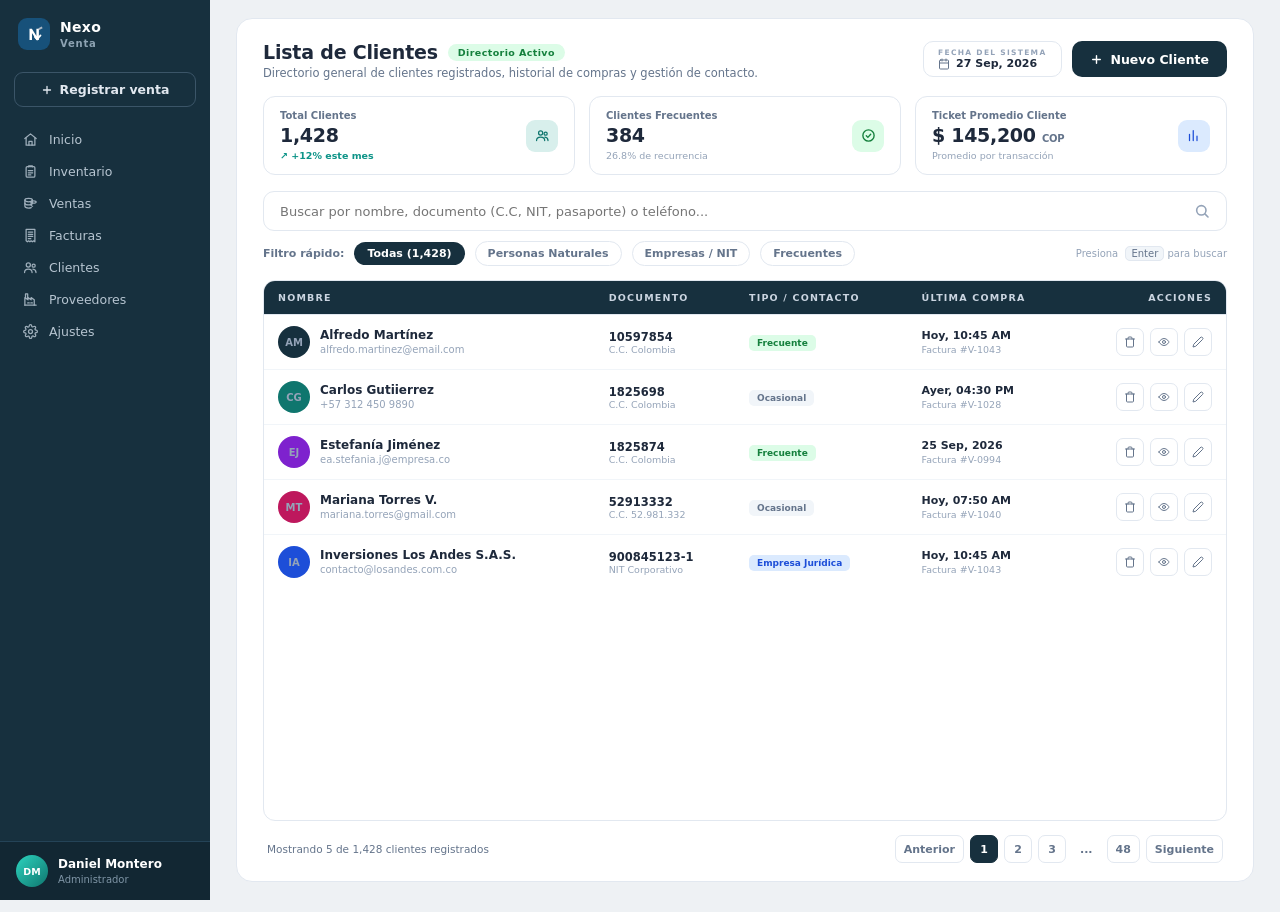
<file: NevoVenta/clientes-lista.html>
<!DOCTYPE html>
<html lang="es">
<head>
<meta charset="UTF-8">
<meta name="viewport" content="width=device-width, initial-scale=1.0">
<title>Nexo Venta — Lista de Clientes</title>
<link rel="stylesheet" href="assets/css/base.css">
<style>
/* ============ PÁGINA: LISTA DE CLIENTES ============ */
  .submenu{visibility:hidden;transition:max-height .25s ease, visibility 0s linear .25s;}
  .nav-wrap:hover .submenu,.nav-wrap:focus-within .submenu{visibility:visible;transition:max-height .25s ease;}

  .page-card{background:var(--card);border:1px solid var(--border);border-radius:16px;padding:22px 26px 14px;min-height:calc(100vh - 36px);display:flex;flex-direction:column;}
  .page-head{display:flex;justify-content:space-between;align-items:flex-start;gap:16px;margin-bottom:16px;flex-wrap:wrap;}
  .title-row{display:flex;align-items:center;gap:10px;}
  .page-head h1{font-size:19px;font-weight:700;letter-spacing:-.2px;}
  .badge-dian{background:#dcfce7;color:#15803d;font-size:9.5px;font-weight:700;border-radius:20px;padding:3px 10px;letter-spacing:.4px;}
  .page-head .sub{font-size:11.5px;color:var(--muted);margin-top:3px;}
  .head-actions{display:flex;gap:10px;align-items:stretch;}
  .date-box-sm{background:#fff;border:1px solid var(--border);border-radius:10px;padding:6px 14px;text-align:right;}
  .date-box-sm span{display:block;font-size:7.5px;letter-spacing:1.3px;color:var(--muted-2);font-weight:700;}
  .date-box-sm b{font-size:11px;display:flex;align-items:center;gap:6px;}
  .btn-new{background:var(--sidebar);color:#fff;border:none;border-radius:10px;padding:0 18px;font-size:12.5px;font-weight:700;cursor:pointer;display:flex;align-items:center;gap:8px;font-family:var(--font);transition:.15s;}
  .btn-new:hover{background:#0f2230;}

  .kpis{display:grid;grid-template-columns:repeat(3,1fr);gap:14px;margin-bottom:16px;}
  .kpi{background:#fff;border:1px solid var(--border);border-radius:12px;padding:13px 16px;display:flex;justify-content:space-between;align-items:center;}
  .kpi-label{font-size:10px;color:var(--muted);font-weight:600;}
  .kpi-value{font-size:19px;font-weight:800;margin-top:3px;letter-spacing:-.3px;}
  .kpi-value small{font-size:10px;font-weight:600;color:var(--muted);}
  .kpi-foot{font-size:9.5px;color:#0d9488;font-weight:700;margin-top:3px;}
  .kpi-foot.dim{color:var(--muted-2);font-weight:500;}
  .kpi-icon{width:32px;height:32px;border-radius:9px;display:flex;align-items:center;justify-content:center;flex-shrink:0;}

  .search-big{display:flex;align-items:center;gap:10px;background:#fff;border:1px solid var(--border);border-radius:11px;padding:11px 16px;color:var(--muted-2);margin-bottom:10px;}
  .search-big input{border:none;outline:none;font-family:var(--font);font-size:13px;flex:1;background:transparent;color:var(--text);}
  .filter-row{display:flex;align-items:center;gap:10px;font-size:11px;color:var(--muted);margin-bottom:14px;flex-wrap:wrap;}
  .chip-fill{background:var(--sidebar);color:#fff;border-radius:20px;padding:5px 13px;font-size:11px;font-weight:700;font-family:var(--font);border:none;cursor:pointer;transition:.15s;}
  .f-chip2{background:#fff;border:1px solid var(--border);font-family:var(--font);font-size:11px;font-weight:600;color:var(--muted);cursor:pointer;padding:5px 12px;border-radius:20px;transition:.15s;}
  .f-chip2:hover{border-color:var(--teal);color:var(--teal);}
  .filter-hint{margin-left:auto;font-size:10px;color:var(--muted-2);}
  .filter-hint .kbd{margin-left:4px;}

  .table-wrap{background:#fff;border:1px solid var(--border);border-radius:12px;overflow:hidden;flex:1;}
  table{width:100%;border-collapse:collapse;}
  thead th{background:var(--sidebar);color:#cbd5e1;font-size:9.5px;letter-spacing:1.2px;font-weight:700;text-align:left;padding:11px 14px;}
  tbody td{padding:11px 14px;border-bottom:1px solid #f1f5f9;font-size:11.5px;vertical-align:middle;}
  tbody tr{transition:background .12s;}
  tbody tr:hover{background:#f8fafc;}
  tbody tr:last-child td{border-bottom:none;}
  .cell-client{display:flex;align-items:center;gap:10px;}
  .avatar{width:32px;height:32px;border-radius:50%;color:#fff;font-size:9.5px;font-weight:800;display:flex;align-items:center;justify-content:center;flex-shrink:0;}
  .cell-client b{display:block;font-size:12px;}
  .cell-client span{font-size:10px;color:var(--muted-2);}
  .doc-main{font-weight:700;}
  .doc-sub{font-size:9.5px;color:var(--muted-2);}
  .tag-type{font-size:9px;font-weight:700;border-radius:5px;padding:3px 8px;white-space:nowrap;}
  .tag-frec{background:#dcfce7;color:#15803d;}
  .tag-ocas{background:#f1f5f9;color:#64748b;}
  .tag-emp{background:#dbeafe;color:#1d4ed8;}
  .last-buy b{display:block;font-size:11px;}
  .last-buy span{font-size:9.5px;color:var(--muted-2);}
  .row-actions{display:flex;gap:6px;justify-content:flex-end;}
  .icon-btn2{width:28px;height:28px;border:1px solid var(--border);background:#fff;border-radius:7px;color:var(--muted);cursor:pointer;display:flex;align-items:center;justify-content:center;transition:.15s;}
  .icon-btn2:hover{border-color:var(--teal);color:var(--teal);background:#f0fdfa;}
  .icon-btn2.danger:hover{border-color:#fca5a5;color:var(--red);background:#fef2f2;}

  .page-foot{display:flex;justify-content:space-between;align-items:center;gap:16px;padding:14px 4px 4px;font-size:10.5px;color:var(--muted);flex-wrap:wrap;}
  .pagination{display:flex;align-items:center;gap:6px;}
  .pg{border:1px solid var(--border);background:#fff;border-radius:7px;min-width:28px;height:28px;font-size:11px;font-weight:600;color:var(--muted);cursor:pointer;font-family:var(--font);padding:0 8px;}
  .pg:hover{border-color:var(--teal);color:var(--teal);}
  .pg.active{background:var(--sidebar);border-color:var(--sidebar);color:#fff;}
  .pg.dots{border:none;background:none;cursor:default;}
  .toast{position:fixed;bottom:24px;left:50%;transform:translateX(-50%) translateY(80px);background:var(--sidebar);color:#fff;font-size:12px;font-weight:600;padding:11px 20px;border-radius:10px;transition:transform .25s;z-index:99;}
  .toast.show{transform:translateX(-50%) translateY(0);}
</style>
</head>
<body>

<main class="main">
  <div class="page-card">
    <div class="page-head">
      <div>
        <div class="title-row">
          <h1>Lista de Clientes</h1>
          <span class="badge-dian">Directorio Activo</span>
        </div>
        <div class="sub">Directorio general de clientes registrados, historial de compras y gestión de contacto.</div>
      </div>
      <div class="head-actions">
        <div class="date-box-sm">
          <span>FECHA DEL SISTEMA</span>
          <b>
            <svg width="12" height="12" viewBox="0 0 24 24" fill="none" stroke="#64748b" stroke-width="2" stroke-linecap="round"><rect x="3" y="4" width="18" height="18" rx="2"/><path d="M16 2v4M8 2v4M3 10h18"/></svg>
            27 Sep, 2026
          </b>
        </div>
        <button class="btn-new" id="btn-new">
          <svg width="13" height="13" viewBox="0 0 24 24" fill="none" stroke="currentColor" stroke-width="2.6" stroke-linecap="round"><path d="M12 5v14M5 12h14"/></svg>
          Nuevo Cliente
        </button>
      </div>
    </div>

    <div class="kpis">
      <div class="kpi">
        <div>
          <div class="kpi-label">Total Clientes</div>
          <div class="kpi-value">1,428</div>
          <div class="kpi-foot">↗ +12% este mes</div>
        </div>
        <div class="kpi-icon" style="background:var(--teal-soft);color:var(--teal);">
          <svg width="15" height="15" viewBox="0 0 24 24" fill="none" stroke="currentColor" stroke-width="2" stroke-linecap="round" stroke-linejoin="round"><circle cx="9" cy="8" r="3.3"/><path d="M2.5 20c0-3.3 2.9-5.4 6.5-5.4s6.5 2.1 6.5 5.4"/><circle cx="17" cy="9" r="2.5"/><path d="M15.8 14.7c3 .4 5 2.3 5 5.3"/></svg>
        </div>
      </div>
      <div class="kpi">
        <div>
          <div class="kpi-label">Clientes Frecuentes</div>
          <div class="kpi-value">384</div>
          <div class="kpi-foot dim">26.8% de recurrencia</div>
        </div>
        <div class="kpi-icon" style="background:#dcfce7;color:#15803d;">
          <svg width="15" height="15" viewBox="0 0 24 24" fill="none" stroke="currentColor" stroke-width="2.2" stroke-linecap="round"><circle cx="12" cy="12" r="9"/><path d="m8.5 12.5 2.5 2.5 4.5-5"/></svg>
        </div>
      </div>
      <div class="kpi">
        <div>
          <div class="kpi-label">Ticket Promedio Cliente</div>
          <div class="kpi-value">$ 145,200 <small>COP</small></div>
          <div class="kpi-foot dim">Promedio por transacción</div>
        </div>
        <div class="kpi-icon" style="background:#dbeafe;color:#1d4ed8;">
          <svg width="15" height="15" viewBox="0 0 24 24" fill="none" stroke="currentColor" stroke-width="2" stroke-linecap="round"><path d="M4 20V10M10 20V4M16 20v-7"/></svg>
        </div>
      </div>
    </div>

    <div class="search-big">
      <input type="text" id="cli-search" placeholder="Buscar por nombre, documento (C.C, NIT, pasaporte) o teléfono..." autocomplete="off">
      <svg width="16" height="16" viewBox="0 0 24 24" fill="none" stroke="currentColor" stroke-width="2.4" stroke-linecap="round"><circle cx="11" cy="11" r="7"/><path d="m21 21-4.3-4.3"/></svg>
    </div>

    <div class="filter-row">
      <span style="font-weight:600;">Filtro rápido:</span>
      <button class="chip-fill">Todas (1,428)</button>
      <button class="f-chip2">Personas Naturales</button>
      <button class="f-chip2">Empresas / NIT</button>
      <button class="f-chip2">Frecuentes</button>
      <span class="filter-hint">Presiona <span class="kbd">Enter</span> para buscar</span>
    </div>

    <div class="table-wrap">
      <table>
        <thead>
          <tr><th>NOMBRE</th><th>DOCUMENTO</th><th>TIPO / CONTACTO</th><th>ÚLTIMA COMPRA</th><th style="text-align:right;">ACCIONES</th></tr>
        </thead>
        <tbody id="cli-tbody">
          <tr>
            <td><div class="cell-client"><span class="avatar" style="background:#16303e;">AM</span><div><b>Alfredo Martínez</b><span>alfredo.martinez@email.com</span></div></div></td>
            <td><div class="doc-main">10597854</div><div class="doc-sub">C.C. Colombia</div></td>
            <td><span class="tag-type tag-frec">Frecuente</span></td>
            <td><div class="last-buy"><b>Hoy, 10:45 AM</b><span>Factura #V-1043</span></div></td>
            <td><div class="row-actions">
              <button class="icon-btn2 danger act-del" title="Eliminar"><svg width="12" height="12" viewBox="0 0 24 24" fill="none" stroke="currentColor" stroke-width="2" stroke-linecap="round" stroke-linejoin="round"><path d="M3 6h18M8 6V4a2 2 0 0 1 2-2h4a2 2 0 0 1 2 2v2M19 6v14a2 2 0 0 1-2 2H7a2 2 0 0 1-2-2V6"/></svg></button>
              <button class="icon-btn2 act-view" title="Ver"><svg width="12" height="12" viewBox="0 0 24 24" fill="none" stroke="currentColor" stroke-width="2" stroke-linecap="round" stroke-linejoin="round"><path d="M2 12s3.5-7 10-7 10 7 10 7-3.5 7-10 7-10-7-10-7z"/><circle cx="12" cy="12" r="3"/></svg></button>
              <button class="icon-btn2 act-edit" title="Editar"><svg width="12" height="12" viewBox="0 0 24 24" fill="none" stroke="currentColor" stroke-width="2" stroke-linecap="round" stroke-linejoin="round"><path d="M17 3a2.8 2.8 0 1 1 4 4L7.5 20.5 2 22l1.5-5.5L17 3z"/></svg></button>
            </div></td>
          </tr>
          <tr>
            <td><div class="cell-client"><span class="avatar" style="background:#0f766e;">CG</span><div><b>Carlos Gutiierrez</b><span>+57 312 450 9890</span></div></div></td>
            <td><div class="doc-main">1825698</div><div class="doc-sub">C.C. Colombia</div></td>
            <td><span class="tag-type tag-ocas">Ocasional</span></td>
            <td><div class="last-buy"><b>Ayer, 04:30 PM</b><span>Factura #V-1028</span></div></td>
            <td><div class="row-actions">
              <button class="icon-btn2 danger act-del" title="Eliminar"><svg width="12" height="12" viewBox="0 0 24 24" fill="none" stroke="currentColor" stroke-width="2" stroke-linecap="round" stroke-linejoin="round"><path d="M3 6h18M8 6V4a2 2 0 0 1 2-2h4a2 2 0 0 1 2 2v2M19 6v14a2 2 0 0 1-2 2H7a2 2 0 0 1-2-2V6"/></svg></button>
              <button class="icon-btn2 act-view" title="Ver"><svg width="12" height="12" viewBox="0 0 24 24" fill="none" stroke="currentColor" stroke-width="2" stroke-linecap="round" stroke-linejoin="round"><path d="M2 12s3.5-7 10-7 10 7 10 7-3.5 7-10 7-10-7-10-7z"/><circle cx="12" cy="12" r="3"/></svg></button>
              <button class="icon-btn2 act-edit" title="Editar"><svg width="12" height="12" viewBox="0 0 24 24" fill="none" stroke="currentColor" stroke-width="2" stroke-linecap="round" stroke-linejoin="round"><path d="M17 3a2.8 2.8 0 1 1 4 4L7.5 20.5 2 22l1.5-5.5L17 3z"/></svg></button>
            </div></td>
          </tr>
          <tr>
            <td><div class="cell-client"><span class="avatar" style="background:#7e22ce;">EJ</span><div><b>Estefanía Jiménez</b><span>ea.stefania.j@empresa.co</span></div></div></td>
            <td><div class="doc-main">1825874</div><div class="doc-sub">C.C. Colombia</div></td>
            <td><span class="tag-type tag-frec">Frecuente</span></td>
            <td><div class="last-buy"><b>25 Sep, 2026</b><span>Factura #V-0994</span></div></td>
            <td><div class="row-actions">
              <button class="icon-btn2 danger act-del" title="Eliminar"><svg width="12" height="12" viewBox="0 0 24 24" fill="none" stroke="currentColor" stroke-width="2" stroke-linecap="round" stroke-linejoin="round"><path d="M3 6h18M8 6V4a2 2 0 0 1 2-2h4a2 2 0 0 1 2 2v2M19 6v14a2 2 0 0 1-2 2H7a2 2 0 0 1-2-2V6"/></svg></button>
              <button class="icon-btn2 act-view" title="Ver"><svg width="12" height="12" viewBox="0 0 24 24" fill="none" stroke="currentColor" stroke-width="2" stroke-linecap="round" stroke-linejoin="round"><path d="M2 12s3.5-7 10-7 10 7 10 7-3.5 7-10 7-10-7-10-7z"/><circle cx="12" cy="12" r="3"/></svg></button>
              <button class="icon-btn2 act-edit" title="Editar"><svg width="12" height="12" viewBox="0 0 24 24" fill="none" stroke="currentColor" stroke-width="2" stroke-linecap="round" stroke-linejoin="round"><path d="M17 3a2.8 2.8 0 1 1 4 4L7.5 20.5 2 22l1.5-5.5L17 3z"/></svg></button>
            </div></td>
          </tr>
          <tr>
            <td><div class="cell-client"><span class="avatar" style="background:#be185d;">MT</span><div><b>Mariana Torres V.</b><span>mariana.torres@gmail.com</span></div></div></td>
            <td><div class="doc-main">52913332</div><div class="doc-sub">C.C. 52.981.332</div></td>
            <td><span class="tag-type tag-ocas">Ocasional</span></td>
            <td><div class="last-buy"><b>Hoy, 07:50 AM</b><span>Factura #V-1040</span></div></td>
            <td><div class="row-actions">
              <button class="icon-btn2 danger act-del" title="Eliminar"><svg width="12" height="12" viewBox="0 0 24 24" fill="none" stroke="currentColor" stroke-width="2" stroke-linecap="round" stroke-linejoin="round"><path d="M3 6h18M8 6V4a2 2 0 0 1 2-2h4a2 2 0 0 1 2 2v2M19 6v14a2 2 0 0 1-2 2H7a2 2 0 0 1-2-2V6"/></svg></button>
              <button class="icon-btn2 act-view" title="Ver"><svg width="12" height="12" viewBox="0 0 24 24" fill="none" stroke="currentColor" stroke-width="2" stroke-linecap="round" stroke-linejoin="round"><path d="M2 12s3.5-7 10-7 10 7 10 7-3.5 7-10 7-10-7-10-7z"/><circle cx="12" cy="12" r="3"/></svg></button>
              <button class="icon-btn2 act-edit" title="Editar"><svg width="12" height="12" viewBox="0 0 24 24" fill="none" stroke="currentColor" stroke-width="2" stroke-linecap="round" stroke-linejoin="round"><path d="M17 3a2.8 2.8 0 1 1 4 4L7.5 20.5 2 22l1.5-5.5L17 3z"/></svg></button>
            </div></td>
          </tr>
          <tr>
            <td><div class="cell-client"><span class="avatar" style="background:#1d4ed8;">IA</span><div><b>Inversiones Los Andes S.A.S.</b><span>contacto@losandes.com.co</span></div></div></td>
            <td><div class="doc-main">900845123-1</div><div class="doc-sub">NIT Corporativo</div></td>
            <td><span class="tag-type tag-emp">Empresa Jurídica</span></td>
            <td><div class="last-buy"><b>Hoy, 10:45 AM</b><span>Factura #V-1043</span></div></td>
            <td><div class="row-actions">
              <button class="icon-btn2 danger act-del" title="Eliminar"><svg width="12" height="12" viewBox="0 0 24 24" fill="none" stroke="currentColor" stroke-width="2" stroke-linecap="round" stroke-linejoin="round"><path d="M3 6h18M8 6V4a2 2 0 0 1 2-2h4a2 2 0 0 1 2 2v2M19 6v14a2 2 0 0 1-2 2H7a2 2 0 0 1-2-2V6"/></svg></button>
              <button class="icon-btn2 act-view" title="Ver"><svg width="12" height="12" viewBox="0 0 24 24" fill="none" stroke="currentColor" stroke-width="2" stroke-linecap="round" stroke-linejoin="round"><path d="M2 12s3.5-7 10-7 10 7 10 7-3.5 7-10 7-10-7-10-7z"/><circle cx="12" cy="12" r="3"/></svg></button>
              <button class="icon-btn2 act-edit" title="Editar"><svg width="12" height="12" viewBox="0 0 24 24" fill="none" stroke="currentColor" stroke-width="2" stroke-linecap="round" stroke-linejoin="round"><path d="M17 3a2.8 2.8 0 1 1 4 4L7.5 20.5 2 22l1.5-5.5L17 3z"/></svg></button>
            </div></td>
          </tr>
        </tbody>
      </table>
    </div>

    <div class="page-foot">
      <span id="foot-count">Mostrando 5 de 1,428 clientes registrados</span>
      <div class="pagination">
        <button class="pg">Anterior</button>
        <button class="pg active">1</button>
        <button class="pg">2</button>
        <button class="pg">3</button>
        <button class="pg dots">...</button>
        <button class="pg">48</button>
        <button class="pg">Siguiente</button>
      </div>
    </div>
  </div>
  <div class="toast" id="toast"></div>
</main>
<script src="assets/js/sidebar.js"></script>
<script>
  // ===== Buscador: filtra la tabla de clientes en vivo =====
  const input = document.getElementById('cli-search');
  function apply() {
    const q = input.value.trim().toLowerCase();
    let n = 0;
    document.querySelectorAll('#cli-tbody tr').forEach(r => {
      const hit = r.textContent.toLowerCase().includes(q);
      r.style.display = hit ? '' : 'none';
      if (hit) n++;
    });
    document.getElementById('foot-count').textContent = q
      ? `${n} resultados para "${input.value.trim()}" · de 1,428 clientes registrados`
      : 'Mostrando 5 de 1,428 clientes registrados';
  }
  input.addEventListener('input', apply);
  input.addEventListener('keydown', e => {
    if (e.key === 'Enter') { e.preventDefault(); apply(); }
  });

  // Filtros rápidos: conmutación visual
  document.querySelectorAll('.f-chip2, .chip-fill').forEach(c => c.addEventListener('click', () => {
    document.querySelectorAll('.f-chip2, .chip-fill').forEach(x => {
      x.classList.remove('chip-fill'); x.classList.add('f-chip2');
    });
    c.classList.remove('f-chip2'); c.classList.add('chip-fill');
  }));

  // Acciones (prototipo no funcional)
  document.querySelectorAll('.act-del').forEach(b => b.addEventListener('click', () => showToast('La eliminación está deshabilitada en el prototipo')));
  document.querySelectorAll('.act-view').forEach(b => b.addEventListener('click', () => showToast('El historial de compras se habilitará en la integración')));
  document.querySelectorAll('.act-edit').forEach(b => b.addEventListener('click', () => showToast('La edición se habilitará con los formularios')));
  document.getElementById('btn-new').addEventListener('click', () => showToast('La creación de clientes se habilitará con los formularios'));
  document.querySelectorAll('.pg:not(.dots)').forEach(p => p.addEventListener('click', () => showToast('La paginación es ilustrativa en el prototipo')));

  let toastTimer;
  function showToast(msg) {
    const toast = document.getElementById('toast');
    toast.textContent = msg;
    toast.classList.add('show');
    clearTimeout(toastTimer);
    toastTimer = setTimeout(() => toast.classList.remove('show'), 2600);
  }
</script>
</body>
</html>
</file>
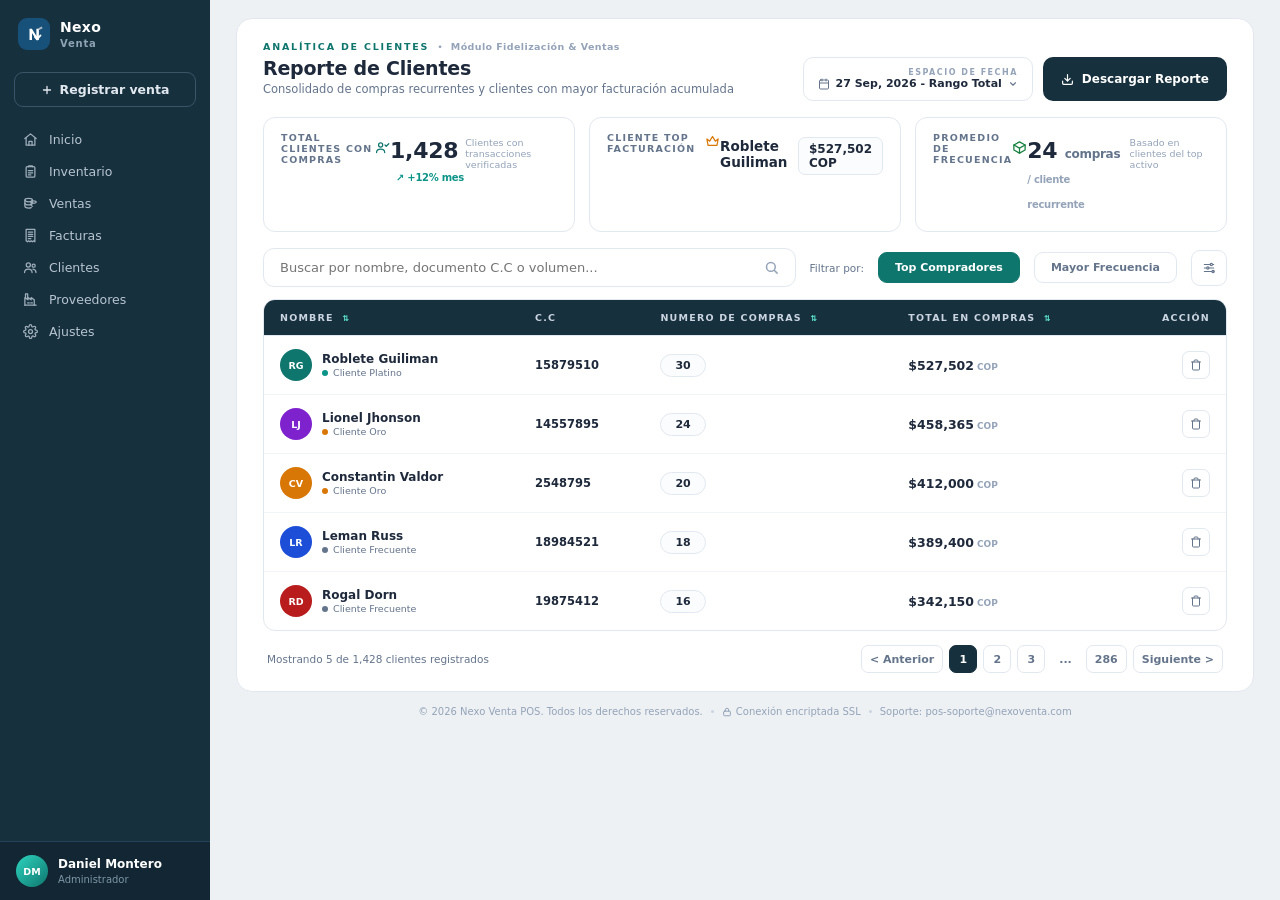
<file: NevoVenta/clientes-reporte.html>
<!DOCTYPE html>
<html lang="es">
<head>
<meta charset="UTF-8">
<meta name="viewport" content="width=device-width, initial-scale=1.0">
<title>Nexo Venta — Reporte de Clientes</title>
<link rel="stylesheet" href="assets/css/base.css">
<style>
/* ============ PÁGINA: REPORTE DE CLIENTES ============ */
  .submenu{visibility:hidden;transition:max-height .25s ease, visibility 0s linear .25s;}
  .nav-wrap:hover .submenu,.nav-wrap:focus-within .submenu{visibility:visible;transition:max-height .25s ease;}

  .page-card{background:var(--card);border:1px solid var(--border);border-radius:16px;padding:22px 26px 14px;display:flex;flex-direction:column;}
  .crumb{font-size:9.5px;letter-spacing:1.8px;color:var(--teal);font-weight:700;margin-bottom:5px;display:flex;align-items:center;gap:8px;flex-wrap:wrap;}
  .crumb .sep{color:var(--muted-2);font-weight:400;letter-spacing:0;}
  .crumb .mod{color:#94a3b8;letter-spacing:.4px;}
  .page-head{display:flex;justify-content:space-between;align-items:flex-start;gap:16px;margin-bottom:16px;flex-wrap:wrap;}
  .page-head h1{font-size:19px;font-weight:700;letter-spacing:-.2px;}
  .page-head .sub{font-size:11.5px;color:var(--muted);margin-top:3px;}
  .head-actions{display:flex;gap:10px;align-items:stretch;}
  .date-space{background:#fff;border:1px solid var(--border);border-radius:10px;padding:6px 14px;text-align:right;height:44px;display:flex;flex-direction:column;justify-content:center;}
  .date-space span{font-size:8px;letter-spacing:1.5px;color:var(--muted-2);font-weight:700;}
  .date-space b{font-size:11px;display:flex;align-items:center;gap:6px;justify-content:flex-end;}
  .btn-new{background:var(--sidebar);color:#fff;border:none;border-radius:10px;padding:0 18px;font-size:12px;font-weight:700;cursor:pointer;display:flex;align-items:center;gap:8px;font-family:var(--font);transition:.15s;}
  .btn-new:hover{background:#0f2230;}

  .kpis{display:grid;grid-template-columns:repeat(3,1fr);gap:14px;margin-bottom:16px;}
  .kpi{background:#fff;border:1px solid var(--border);border-radius:12px;padding:14px 17px;}
  .kpi-top{display:flex;justify-content:space-between;align-items:center;}
  .kpi-label{font-size:9.5px;letter-spacing:1.2px;color:var(--muted);font-weight:700;}
  .kpi-value{font-size:22px;font-weight:800;margin-top:6px;letter-spacing:-.3px;}
  .kpi-value .up{font-size:10px;color:#0d9488;font-weight:700;vertical-align:middle;margin-left:6px;}
  .kpi-name{font-size:13.5px;font-weight:800;margin-top:6px;}
  .kpi-boxed{display:inline-block;border:1px solid var(--border);background:#fbfcfd;border-radius:7px;padding:4px 10px;font-size:12px;font-weight:800;margin-top:5px;}
  .kpi-sub{font-size:9.5px;color:var(--muted-2);margin-top:5px;}
  .kpi-sub b{color:var(--text);}

  .search-row{display:flex;align-items:center;gap:14px;margin-bottom:12px;flex-wrap:wrap;}
  .search-big{flex:1;min-width:280px;display:flex;align-items:center;gap:10px;background:#fff;border:1px solid var(--border);border-radius:11px;padding:11px 16px;color:var(--muted-2);}
  .search-big input{border:none;outline:none;font-family:var(--font);font-size:13px;flex:1;background:transparent;color:var(--text);}
  .sort-label{font-size:10.5px;color:var(--muted);white-space:nowrap;}
  .sort-btn{background:#fff;border:1px solid var(--border);border-radius:9px;padding:8px 16px;font-size:11px;font-weight:700;color:var(--muted);cursor:pointer;font-family:var(--font);transition:.15s;}
  .sort-btn.active{background:var(--teal);border-color:var(--teal);color:#fff;}
  .sort-btn:hover:not(.active){border-color:var(--teal);color:var(--teal);}
  .sort-ic{width:36px;height:36px;border:1px solid var(--border);border-radius:9px;background:#fff;color:var(--muted);cursor:pointer;display:flex;align-items:center;justify-content:center;transition:.15s;}
  .sort-ic:hover{border-color:var(--teal);color:var(--teal);}

  .table-wrap{background:#fff;border:1px solid var(--border);border-radius:12px;overflow:hidden;}
  table{width:100%;border-collapse:collapse;}
  thead th{background:var(--sidebar);color:#cbd5e1;font-size:9.5px;letter-spacing:1.2px;font-weight:700;text-align:left;padding:12px 16px;cursor:pointer;user-select:none;white-space:nowrap;}
  thead th:hover{color:#5eead4;}
  thead th .arr{color:#5eead4;margin-left:4px;font-size:8px;}
  tbody td{padding:13px 16px;border-bottom:1px solid #f1f5f9;font-size:11.5px;vertical-align:middle;}
  tbody tr{transition:background .12s;}
  tbody tr:hover{background:#f8fafc;}
  tbody tr:last-child td{border-bottom:none;}
  .cell-client{display:flex;align-items:center;gap:10px;}
  .avatar{width:32px;height:32px;border-radius:50%;color:#fff;font-size:9.5px;font-weight:800;display:flex;align-items:center;justify-content:center;flex-shrink:0;}
  .cell-client b{display:block;font-size:12px;}
  .tier{font-size:9.5px;color:var(--muted);display:flex;align-items:center;gap:5px;margin-top:1px;}
  .tier i{width:6px;height:6px;border-radius:50%;display:inline-block;}
  .tier-plat i{background:#0d9488;}
  .tier-oro i{background:#d97706;}
  .tier-frec i{background:#64748b;}
  .cc-num{color:var(--text);font-weight:600;}
  .num-pill{display:inline-block;border:1px solid var(--border);border-radius:20px;padding:4px 14px;font-size:11px;font-weight:700;background:#fbfcfd;}
  .amount{font-weight:800;font-size:12.5px;}
  .amount small{font-size:9px;color:var(--muted-2);font-weight:600;margin-left:3px;}
  .row-actions{display:flex;justify-content:flex-end;}
  .icon-btn2{width:28px;height:28px;border:1px solid var(--border);background:#fff;border-radius:7px;color:var(--muted);cursor:pointer;display:flex;align-items:center;justify-content:center;transition:.15s;}
  .icon-btn2:hover{border-color:#fca5a5;color:var(--red);background:#fef2f2;}

  .page-foot{display:flex;justify-content:space-between;align-items:center;gap:16px;padding:14px 4px 4px;font-size:10.5px;color:var(--muted);flex-wrap:wrap;}
  .pagination{display:flex;align-items:center;gap:6px;}
  .pg{border:1px solid var(--border);background:#fff;border-radius:7px;min-width:28px;height:28px;font-size:11px;font-weight:600;color:var(--muted);cursor:pointer;font-family:var(--font);padding:0 8px;}
  .pg:hover{border-color:var(--teal);color:var(--teal);}
  .pg.active{background:var(--sidebar);border-color:var(--sidebar);color:#fff;}
  .pg.dots{border:none;background:none;cursor:default;}

  .app-footer{text-align:center;font-size:10px;color:var(--muted-2);padding:14px 0 4px;display:flex;align-items:center;justify-content:center;gap:8px;flex-wrap:wrap;}
  .app-footer .dot{width:3px;height:3px;border-radius:50%;background:#cbd5e1;}
  .app-footer .ssl{display:flex;align-items:center;gap:4px;}
  .toast{position:fixed;bottom:24px;left:50%;transform:translateX(-50%) translateY(80px);background:var(--sidebar);color:#fff;font-size:12px;font-weight:600;padding:11px 20px;border-radius:10px;transition:transform .25s;z-index:99;}
  .toast.show{transform:translateX(-50%) translateY(0);}
</style>
</head>
<body>

<main class="main">
  <div class="page-card">
    <div class="crumb">ANALÍTICA DE CLIENTES <span class="sep">•</span> <span class="mod">Módulo Fidelización &amp; Ventas</span></div>
    <div class="page-head">
      <div>
        <h1>Reporte de Clientes</h1>
        <div class="sub">Consolidado de compras recurrentes y clientes con mayor facturación acumulada</div>
      </div>
      <div class="head-actions">
        <div class="date-space">
          <span>ESPACIO DE FECHA</span>
          <b>
            <svg width="12" height="12" viewBox="0 0 24 24" fill="none" stroke="#64748b" stroke-width="2" stroke-linecap="round"><rect x="3" y="4" width="18" height="18" rx="2"/><path d="M16 2v4M8 2v4M3 10h18"/></svg>
            27 Sep, 2026 - Rango Total
            <svg width="10" height="10" viewBox="0 0 24 24" fill="none" stroke="#64748b" stroke-width="2.6" stroke-linecap="round"><path d="m6 9 6 6 6-6"/></svg>
          </b>
        </div>
        <button class="btn-new" id="btn-dl">
          <svg width="13" height="13" viewBox="0 0 24 24" fill="none" stroke="currentColor" stroke-width="2.2" stroke-linecap="round" stroke-linejoin="round"><path d="M21 15v4a2 2 0 0 1-2 2H5a2 2 0 0 1-2-2v-4M7 10l5 5 5-5M12 15V3"/></svg>
          Descargar Reporte
        </button>
      </div>
    </div>

    <div class="kpis">
      <div class="kpi">
        <div class="kpi-top">
          <span class="kpi-label">TOTAL CLIENTES CON COMPRAS</span>
          <span style="color:var(--teal);"><svg width="15" height="15" viewBox="0 0 24 24" fill="none" stroke="currentColor" stroke-width="2" stroke-linecap="round" stroke-linejoin="round"><circle cx="9" cy="8" r="3.3"/><path d="M2.5 20c0-3.3 2.9-5.4 6.5-5.4s6.5 2.1 6.5 5.4"/><path d="m16 8 2 2 4-4"/></svg></span>
        </div>
        <div class="kpi-value">1,428 <span class="up">↗ +12% mes</span></div>
        <div class="kpi-sub">Clientes con transacciones verificadas</div>
      </div>
      <div class="kpi">
        <div class="kpi-top">
          <span class="kpi-label">CLIENTE TOP FACTURACIÓN</span>
          <span style="color:#d97706;"><svg width="15" height="15" viewBox="0 0 24 24" fill="none" stroke="currentColor" stroke-width="2" stroke-linecap="round" stroke-linejoin="round"><path d="M3 8l4.5 3.5L12 4l4.5 7.5L21 8l-1.8 10H4.8L3 8z"/></svg></span>
        </div>
        <div class="kpi-name">Roblete Guiliman</div>
        <span class="kpi-boxed">$527,502 COP</span>
      </div>
      <div class="kpi">
        <div class="kpi-top">
          <span class="kpi-label">PROMEDIO DE FRECUENCIA</span>
          <span style="color:#15803d;"><svg width="15" height="15" viewBox="0 0 24 24" fill="none" stroke="currentColor" stroke-width="2" stroke-linecap="round" stroke-linejoin="round"><path d="M21 8 12 3 3 8v8l9 5 9-5V8z"/><path d="M3 8l9 5 9-5M12 13v8"/></svg></span>
        </div>
        <div class="kpi-value">24 <span style="font-size:12px;font-weight:600;color:var(--muted);">compras</span> <span style="font-size:10px;font-weight:600;color:var(--muted-2);">/ cliente recurrente</span></div>
        <div class="kpi-sub">Basado en clientes del top activo</div>
      </div>
    </div>

    <div class="search-row">
      <div class="search-big">
        <input type="text" id="cli-search" placeholder="Buscar por nombre, documento C.C o volumen..." autocomplete="off">
        <svg width="15" height="15" viewBox="0 0 24 24" fill="none" stroke="currentColor" stroke-width="2.4" stroke-linecap="round"><circle cx="11" cy="11" r="7"/><path d="m21 21-4.3-4.3"/></svg>
      </div>
      <span class="sort-label">Filtrar por:</span>
      <button class="sort-btn active">Top Compradores</button>
      <button class="sort-btn">Mayor Frecuencia</button>
      <button class="sort-ic" title="Opciones de filtro">
        <svg width="14" height="14" viewBox="0 0 24 24" fill="none" stroke="currentColor" stroke-width="2" stroke-linecap="round"><path d="M4 6h10M18 6h2M4 12h4M12 12h8M4 18h13M20 18h0"/><circle cx="16" cy="6" r="2"/><circle cx="10" cy="12" r="2"/><circle cx="19" cy="18" r="2"/></svg>
      </button>
    </div>

    <div class="table-wrap">
      <table>
        <thead>
          <tr>
            <th>NOMBRE <span class="arr">⇅</span></th>
            <th>C.C</th>
            <th>NUMERO DE COMPRAS <span class="arr">⇅</span></th>
            <th>TOTAL EN COMPRAS <span class="arr">⇅</span></th>
            <th style="text-align:right;">ACCIÓN</th>
          </tr>
        </thead>
        <tbody id="cli-tbody">
          <tr>
            <td><div class="cell-client"><span class="avatar" style="background:#0f766e;">RG</span><div><b>Roblete Guiliman</b><span class="tier tier-plat"><i></i>Cliente Platino</span></div></div></td>
            <td class="cc-num">15879510</td>
            <td><span class="num-pill">30</span></td>
            <td class="amount">$527,502<small>COP</small></td>
            <td><div class="row-actions"><button class="icon-btn2 act-del" title="Quitar del reporte"><svg width="12" height="12" viewBox="0 0 24 24" fill="none" stroke="currentColor" stroke-width="2" stroke-linecap="round" stroke-linejoin="round"><path d="M3 6h18M8 6V4a2 2 0 0 1 2-2h4a2 2 0 0 1 2 2v2M19 6v14a2 2 0 0 1-2 2H7a2 2 0 0 1-2-2V6"/></svg></button></div></td>
          </tr>
          <tr>
            <td><div class="cell-client"><span class="avatar" style="background:#7e22ce;">LJ</span><div><b>Lionel Jhonson</b><span class="tier tier-oro"><i></i>Cliente Oro</span></div></div></td>
            <td class="cc-num">14557895</td>
            <td><span class="num-pill">24</span></td>
            <td class="amount">$458,365<small>COP</small></td>
            <td><div class="row-actions"><button class="icon-btn2 act-del" title="Quitar del reporte"><svg width="12" height="12" viewBox="0 0 24 24" fill="none" stroke="currentColor" stroke-width="2" stroke-linecap="round" stroke-linejoin="round"><path d="M3 6h18M8 6V4a2 2 0 0 1 2-2h4a2 2 0 0 1 2 2v2M19 6v14a2 2 0 0 1-2 2H7a2 2 0 0 1-2-2V6"/></svg></button></div></td>
          </tr>
          <tr>
            <td><div class="cell-client"><span class="avatar" style="background:#d97706;">CV</span><div><b>Constantin Valdor</b><span class="tier tier-oro"><i></i>Cliente Oro</span></div></div></td>
            <td class="cc-num">2548795</td>
            <td><span class="num-pill">20</span></td>
            <td class="amount">$412,000<small>COP</small></td>
            <td><div class="row-actions"><button class="icon-btn2 act-del" title="Quitar del reporte"><svg width="12" height="12" viewBox="0 0 24 24" fill="none" stroke="currentColor" stroke-width="2" stroke-linecap="round" stroke-linejoin="round"><path d="M3 6h18M8 6V4a2 2 0 0 1 2-2h4a2 2 0 0 1 2 2v2M19 6v14a2 2 0 0 1-2 2H7a2 2 0 0 1-2-2V6"/></svg></button></div></td>
          </tr>
          <tr>
            <td><div class="cell-client"><span class="avatar" style="background:#1d4ed8;">LR</span><div><b>Leman Russ</b><span class="tier tier-frec"><i></i>Cliente Frecuente</span></div></div></td>
            <td class="cc-num">18984521</td>
            <td><span class="num-pill">18</span></td>
            <td class="amount">$389,400<small>COP</small></td>
            <td><div class="row-actions"><button class="icon-btn2 act-del" title="Quitar del reporte"><svg width="12" height="12" viewBox="0 0 24 24" fill="none" stroke="currentColor" stroke-width="2" stroke-linecap="round" stroke-linejoin="round"><path d="M3 6h18M8 6V4a2 2 0 0 1 2-2h4a2 2 0 0 1 2 2v2M19 6v14a2 2 0 0 1-2 2H7a2 2 0 0 1-2-2V6"/></svg></button></div></td>
          </tr>
          <tr>
            <td><div class="cell-client"><span class="avatar" style="background:#b91c1c;">RD</span><div><b>Rogal Dorn</b><span class="tier tier-frec"><i></i>Cliente Frecuente</span></div></div></td>
            <td class="cc-num">19875412</td>
            <td><span class="num-pill">16</span></td>
            <td class="amount">$342,150<small>COP</small></td>
            <td><div class="row-actions"><button class="icon-btn2 act-del" title="Quitar del reporte"><svg width="12" height="12" viewBox="0 0 24 24" fill="none" stroke="currentColor" stroke-width="2" stroke-linecap="round" stroke-linejoin="round"><path d="M3 6h18M8 6V4a2 2 0 0 1 2-2h4a2 2 0 0 1 2 2v2M19 6v14a2 2 0 0 1-2 2H7a2 2 0 0 1-2-2V6"/></svg></button></div></td>
          </tr>
        </tbody>
      </table>
    </div>

    <div class="page-foot">
      <span id="foot-count">Mostrando 5 de 1,428 clientes registrados</span>
      <div class="pagination">
        <button class="pg">&lt; Anterior</button>
        <button class="pg active">1</button>
        <button class="pg">2</button>
        <button class="pg">3</button>
        <button class="pg dots">...</button>
        <button class="pg">286</button>
        <button class="pg">Siguiente &gt;</button>
      </div>
    </div>
  </div>

  <div class="app-footer">
    <span>© 2026 Nexo Venta POS. Todos los derechos reservados.</span>
    <span class="dot"></span>
    <span class="ssl"><svg width="10" height="10" viewBox="0 0 24 24" fill="none" stroke="currentColor" stroke-width="2.4" stroke-linecap="round" stroke-linejoin="round"><rect x="4" y="10" width="16" height="11" rx="2"/><path d="M8 10V7a4 4 0 0 1 8 0v3"/></svg>Conexión encriptada SSL</span>
    <span class="dot"></span>
    <span>Soporte: pos-soporte@nexoventa.com</span>
  </div>
  <div class="toast" id="toast"></div>
</main>
<script src="assets/js/sidebar.js"></script>
<script>
  // ===== Buscador: filtra la tabla del reporte en vivo =====
  const input = document.getElementById('cli-search');
  function apply() {
    const q = input.value.trim().toLowerCase();
    let n = 0;
    document.querySelectorAll('#cli-tbody tr').forEach(r => {
      const hit = r.textContent.toLowerCase().includes(q);
      r.style.display = hit ? '' : 'none';
      if (hit) n++;
    });
    document.getElementById('foot-count').textContent = q
      ? `${n} resultados para "${input.value.trim()}" · de 1,428 clientes registrados`
      : 'Mostrando 5 de 1,428 clientes registrados';
  }
  input.addEventListener('input', apply);
  input.addEventListener('keydown', e => {
    if (e.key === 'Enter') { e.preventDefault(); apply(); }
  });

  // Ordenar por: conmutación visual
  document.querySelectorAll('.sort-btn').forEach(b => b.addEventListener('click', () => {
    document.querySelectorAll('.sort-btn').forEach(x => x.classList.remove('active'));
    b.classList.add('active');
  }));

  // Acciones (prototipo no funcional)
  document.querySelectorAll('.act-del').forEach(b => b.addEventListener('click', () => showToast('La eliminación está deshabilitada en el prototipo')));
  document.querySelectorAll('.sort-ic, thead th').forEach(b => b.addEventListener('click', () => showToast('El ordenamiento es ilustrativo en el prototipo')));
  document.getElementById('btn-dl').addEventListener('click', () => showToast('La descarga está deshabilitada en el prototipo'));
  document.querySelectorAll('.pg:not(.dots)').forEach(p => p.addEventListener('click', () => showToast('La paginación es ilustrativa en el prototipo')));

  let toastTimer;
  function showToast(msg) {
    const toast = document.getElementById('toast');
    toast.textContent = msg;
    toast.classList.add('show');
    clearTimeout(toastTimer);
    toastTimer = setTimeout(() => toast.classList.remove('show'), 2600);
  }
</script>
</body>
</html>
</file>
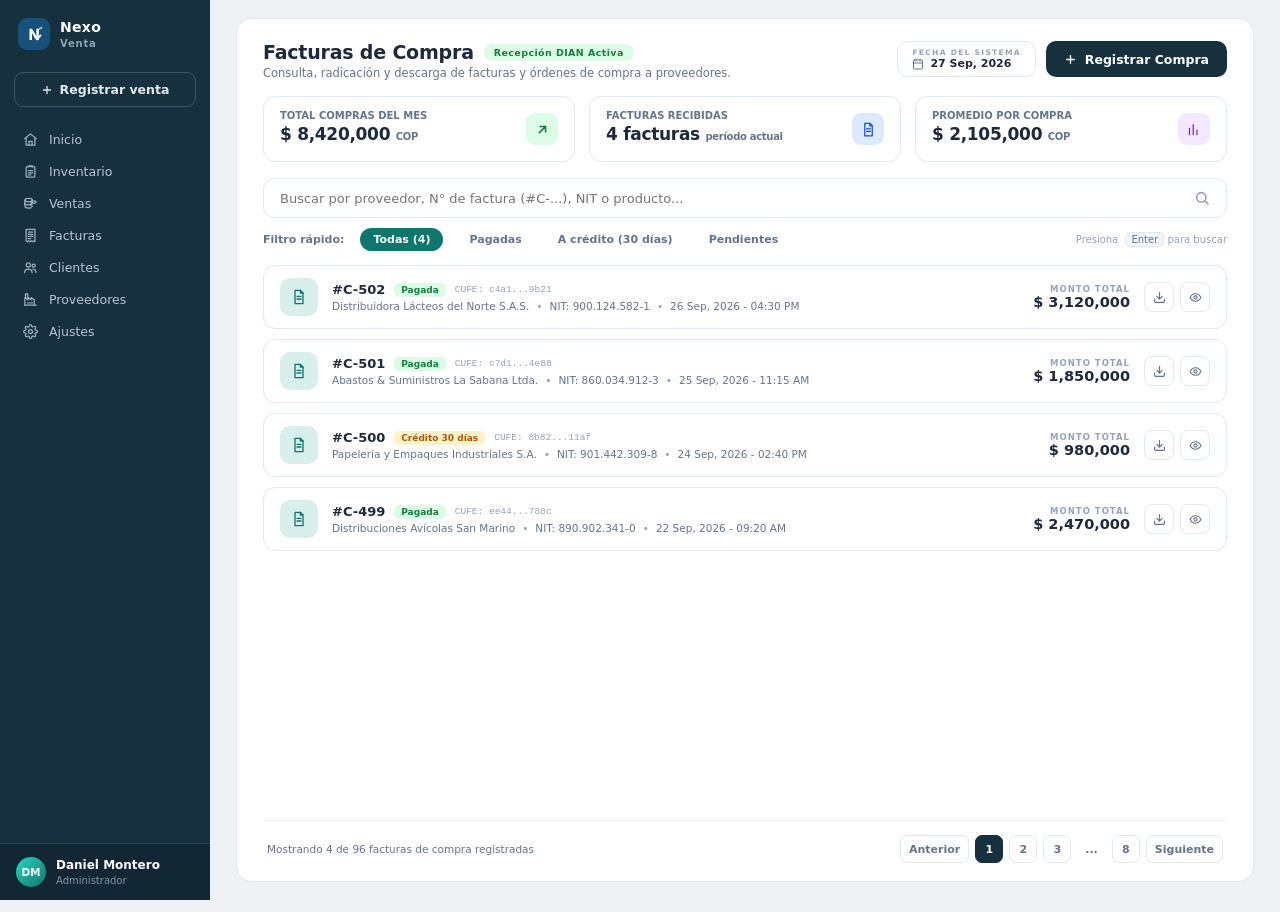
<file: NevoVenta/facturas-compra.html>
<!DOCTYPE html>
<html lang="es">
<head>
<meta charset="UTF-8">
<meta name="viewport" content="width=device-width, initial-scale=1.0">
<title>Nexo Venta — Facturas de Compra</title>
<link rel="stylesheet" href="assets/css/base.css">
<style>
/* ============ PÁGINA: FACTURAS DE VENTA ============ */
  .submenu{visibility:hidden;transition:max-height .25s ease, visibility 0s linear .25s;}
  .nav-wrap:hover .submenu,.nav-wrap:focus-within .submenu{visibility:visible;transition:max-height .25s ease;}

  .page-card{background:var(--card);border:1px solid var(--border);border-radius:16px;padding:22px 26px 14px;min-height:calc(100vh - 36px);display:flex;flex-direction:column;}
  .page-head{display:flex;justify-content:space-between;align-items:flex-start;gap:16px;margin-bottom:16px;flex-wrap:wrap;}
  .title-row{display:flex;align-items:center;gap:10px;}
  .page-head h1{font-size:19px;font-weight:700;letter-spacing:-.2px;}
  .badge-dian{background:#dcfce7;color:#15803d;font-size:9.5px;font-weight:700;border-radius:20px;padding:3px 10px;letter-spacing:.4px;}
  .page-head .sub{font-size:11.5px;color:var(--muted);margin-top:3px;}
  .head-actions{display:flex;gap:10px;align-items:stretch;}
  .date-box-sm{background:#fff;border:1px solid var(--border);border-radius:10px;padding:6px 14px;text-align:right;}
  .date-box-sm span{display:block;font-size:7.5px;letter-spacing:1.3px;color:var(--muted-2);font-weight:700;}
  .date-box-sm b{font-size:11px;display:flex;align-items:center;gap:6px;}
  .btn-new{background:var(--sidebar);color:#fff;border:none;border-radius:10px;padding:0 18px;font-size:12.5px;font-weight:700;cursor:pointer;display:flex;align-items:center;gap:8px;font-family:var(--font);transition:.15s;}
  .btn-new:hover{background:#0f2230;}

  .kpis{display:grid;grid-template-columns:repeat(3,1fr);gap:14px;margin-bottom:16px;}
  .kpi{background:#fff;border:1px solid var(--border);border-radius:12px;padding:13px 16px;display:flex;justify-content:space-between;align-items:center;}
  .kpi-label{font-size:10px;color:var(--muted);font-weight:600;}
  .kpi-value{font-size:17px;font-weight:800;margin-top:3px;letter-spacing:-.3px;}
  .kpi-value small{font-size:10px;font-weight:600;color:var(--muted);}
  .kpi-icon{width:32px;height:32px;border-radius:9px;display:flex;align-items:center;justify-content:center;flex-shrink:0;}

  .search-big{display:flex;align-items:center;gap:10px;background:#fff;border:1px solid var(--border);border-radius:11px;padding:11px 16px;color:var(--muted-2);margin-bottom:10px;}
  .search-big input{border:none;outline:none;font-family:var(--font);font-size:13px;flex:1;background:transparent;color:var(--text);}
  .filter-row{display:flex;align-items:center;gap:16px;font-size:11px;color:var(--muted);margin-bottom:14px;flex-wrap:wrap;}
  .f-chip{background:none;border:none;font-family:var(--font);font-size:11px;font-weight:700;color:var(--teal);cursor:pointer;padding:2px 2px;border-bottom:2px solid transparent;}
  .f-chip.dim{color:var(--muted);font-weight:600;}
  .f-chip:hover{color:var(--teal);}
  .filter-hint{margin-left:auto;font-size:10px;color:var(--muted-2);}
  .filter-hint .kbd{margin-left:4px;}

  .inv-list{display:flex;flex-direction:column;gap:10px;flex:1;}
  .inv-card{display:flex;align-items:center;gap:14px;background:#fff;border:1px solid var(--border);border-radius:12px;padding:12px 16px;transition:.15s;}
  .inv-card:hover{border-color:#c3d4d2;box-shadow:0 1px 4px rgba(15,118,110,.07);}
  .inv-ic{width:38px;height:38px;border-radius:10px;background:var(--teal-soft);color:var(--teal);display:flex;align-items:center;justify-content:center;flex-shrink:0;}
  .inv-info{flex:1;min-width:0;}
  .inv-row1{display:flex;align-items:center;gap:9px;flex-wrap:wrap;}
  .inv-row1 b{font-size:13px;}
  .badge-emit{background:#dcfce7;color:#15803d;font-size:9px;font-weight:700;border-radius:5px;padding:2px 7px;}
  .inv-cufe{font-size:9.5px;color:var(--muted-2);font-family:monospace;}
  .inv-row2{font-size:10.5px;color:var(--muted);margin-top:3px;}
  .inv-row2 .dot{margin:0 7px;color:var(--muted-2);}
  .inv-amount{text-align:right;flex-shrink:0;}
  .inv-amount small{display:block;font-size:8.5px;letter-spacing:1px;color:var(--muted-2);font-weight:700;}
  .inv-amount b{font-size:14.5px;}
  .inv-actions{display:flex;gap:6px;flex-shrink:0;}
  .icon-btn2{width:30px;height:30px;border:1px solid var(--border);background:#fff;border-radius:8px;color:var(--muted);cursor:pointer;display:flex;align-items:center;justify-content:center;transition:.15s;}
  .icon-btn2:hover{border-color:var(--teal);color:var(--teal);background:#f0fdfa;}

  .page-foot{display:flex;justify-content:space-between;align-items:center;gap:16px;padding:14px 4px 4px;font-size:10.5px;color:var(--muted);border-top:1px solid #f1f5f9;margin-top:12px;flex-wrap:wrap;}
  .pagination{display:flex;align-items:center;gap:6px;}
  .pg{border:1px solid var(--border);background:#fff;border-radius:7px;min-width:28px;height:28px;font-size:11px;font-weight:600;color:var(--muted);cursor:pointer;font-family:var(--font);padding:0 8px;}
  .pg:hover{border-color:var(--teal);color:var(--teal);}
  .pg.active{background:var(--sidebar);border-color:var(--sidebar);color:#fff;}
  .pg.dots{border:none;background:none;cursor:default;}
  .toast{position:fixed;bottom:24px;left:50%;transform:translateX(-50%) translateY(80px);background:var(--sidebar);color:#fff;font-size:12px;font-weight:600;padding:11px 20px;border-radius:10px;transition:transform .25s;z-index:99;}
  .toast.show{transform:translateX(-50%) translateY(0);}

  .badge-cred{background:var(--amber-bg);color:var(--amber);}
  .chip-fill{background:var(--teal);color:#fff;border-radius:20px;padding:5px 13px;font-size:11px;font-weight:700;font-family:var(--font);border:none;cursor:pointer;}
  .f-chip2{background:none;border:none;font-family:var(--font);font-size:11px;font-weight:600;color:var(--muted);cursor:pointer;padding:5px 10px;border-radius:20px;transition:.15s;}
  .f-chip2:hover{background:#f1f5f9;color:var(--teal);}
</style>
</head>
<body>

<main class="main">
  <div class="page-card">
    <div class="page-head">
      <div>
        <div class="title-row">
          <h1>Facturas de Compra</h1>
          <span class="badge-dian">Recepción DIAN Activa</span>
        </div>
        <div class="sub">Consulta, radicación y descarga de facturas y órdenes de compra a proveedores.</div>
      </div>
      <div class="head-actions">
        <div class="date-box-sm">
          <span>FECHA DEL SISTEMA</span>
          <b>
            <svg width="12" height="12" viewBox="0 0 24 24" fill="none" stroke="#64748b" stroke-width="2" stroke-linecap="round"><rect x="3" y="4" width="18" height="18" rx="2"/><path d="M16 2v4M8 2v4M3 10h18"/></svg>
            27 Sep, 2026
          </b>
        </div>
        <button class="btn-new" id="btn-new">
          <svg width="13" height="13" viewBox="0 0 24 24" fill="none" stroke="currentColor" stroke-width="2.6" stroke-linecap="round"><path d="M12 5v14M5 12h14"/></svg>
          Registrar Compra
        </button>
      </div>
    </div>

    <div class="kpis">
      <div class="kpi">
        <div>
          <div class="kpi-label">TOTAL COMPRAS DEL MES</div>
          <div class="kpi-value">$ 8,420,000 <small>COP</small></div>
        </div>
        <div class="kpi-icon" style="background:#dcfce7;color:#15803d;">
          <svg width="15" height="15" viewBox="0 0 24 24" fill="none" stroke="currentColor" stroke-width="2.4" stroke-linecap="round" stroke-linejoin="round"><path d="M7 17 17 7M8 7h9v9"/></svg>
        </div>
      </div>
      <div class="kpi">
        <div>
          <div class="kpi-label">FACTURAS RECIBIDAS</div>
          <div class="kpi-value">4 facturas <small>período actual</small></div>
        </div>
        <div class="kpi-icon" style="background:#dbeafe;color:#1d4ed8;">
          <svg width="15" height="15" viewBox="0 0 24 24" fill="none" stroke="currentColor" stroke-width="2" stroke-linecap="round" stroke-linejoin="round"><path d="M6 2h8l4 4v16H6z"/><path d="M14 2v4h4M9 11h6M9 15h6"/></svg>
        </div>
      </div>
      <div class="kpi">
        <div>
          <div class="kpi-label">PROMEDIO POR COMPRA</div>
          <div class="kpi-value">$ 2,105,000 <small>COP</small></div>
        </div>
        <div class="kpi-icon" style="background:#f3e8ff;color:#7e22ce;">
          <svg width="15" height="15" viewBox="0 0 24 24" fill="none" stroke="currentColor" stroke-width="2" stroke-linecap="round"><path d="M4 20V10M10 20V4M16 20v-7"/></svg>
        </div>
      </div>
    </div>

    <div class="search-big">
      <input type="text" id="inv-search" placeholder="Buscar por proveedor, N° de factura (#C-...), NIT o producto..." autocomplete="off">
      <svg width="16" height="16" viewBox="0 0 24 24" fill="none" stroke="currentColor" stroke-width="2.4" stroke-linecap="round"><circle cx="11" cy="11" r="7"/><path d="m21 21-4.3-4.3"/></svg>
    </div>

    <div class="filter-row">
      <span style="font-weight:600;">Filtro rápido:</span>
      <button class="chip-fill">Todas (4)</button>
      <button class="f-chip2">Pagadas</button>
      <button class="f-chip2">A crédito (30 días)</button>
      <button class="f-chip2">Pendientes</button>
      <span class="filter-hint">Presiona <span class="kbd">Enter</span> para buscar</span>
    </div>

    <div class="inv-list" id="inv-list">

      <div class="inv-card">
        <div class="inv-ic">
          <svg width="16" height="16" viewBox="0 0 24 24" fill="none" stroke="currentColor" stroke-width="2" stroke-linecap="round" stroke-linejoin="round"><path d="M6 2h8l4 4v16H6z"/><path d="M14 2v4h4M9 11h6M9 15h6"/></svg>
        </div>
        <div class="inv-info">
          <div class="inv-row1"><b>#C-502</b><span class="badge-emit">Pagada</span><span class="inv-cufe">CUFE: c4a1...9b21</span></div>
          <div class="inv-row2">Distribuidora Lácteos del Norte S.A.S.<span class="dot">•</span>NIT: 900.124.582-1<span class="dot">•</span>26 Sep, 2026 - 04:30 PM</div>
        </div>
        <div class="inv-amount"><small>MONTO TOTAL</small><b>$ 3,120,000</b></div>
        <div class="inv-actions">
          <button class="icon-btn2 act-dl" title="Descargar"><svg width="13" height="13" viewBox="0 0 24 24" fill="none" stroke="currentColor" stroke-width="2.2" stroke-linecap="round" stroke-linejoin="round"><path d="M21 15v4a2 2 0 0 1-2 2H5a2 2 0 0 1-2-2v-4M7 10l5 5 5-5M12 15V3"/></svg></button>
          <button class="icon-btn2 act-view" title="Ver"><svg width="13" height="13" viewBox="0 0 24 24" fill="none" stroke="currentColor" stroke-width="2" stroke-linecap="round" stroke-linejoin="round"><path d="M2 12s3.5-7 10-7 10 7 10 7-3.5 7-10 7-10-7-10-7z"/><circle cx="12" cy="12" r="3"/></svg></button>
        </div>
      </div>

      <div class="inv-card">
        <div class="inv-ic">
          <svg width="16" height="16" viewBox="0 0 24 24" fill="none" stroke="currentColor" stroke-width="2" stroke-linecap="round" stroke-linejoin="round"><path d="M6 2h8l4 4v16H6z"/><path d="M14 2v4h4M9 11h6M9 15h6"/></svg>
        </div>
        <div class="inv-info">
          <div class="inv-row1"><b>#C-501</b><span class="badge-emit">Pagada</span><span class="inv-cufe">CUFE: c7d1...4e88</span></div>
          <div class="inv-row2">Abastos &amp; Suministros La Sabana Ltda.<span class="dot">•</span>NIT: 860.034.912-3<span class="dot">•</span>25 Sep, 2026 - 11:15 AM</div>
        </div>
        <div class="inv-amount"><small>MONTO TOTAL</small><b>$ 1,850,000</b></div>
        <div class="inv-actions">
          <button class="icon-btn2 act-dl" title="Descargar"><svg width="13" height="13" viewBox="0 0 24 24" fill="none" stroke="currentColor" stroke-width="2.2" stroke-linecap="round" stroke-linejoin="round"><path d="M21 15v4a2 2 0 0 1-2 2H5a2 2 0 0 1-2-2v-4M7 10l5 5 5-5M12 15V3"/></svg></button>
          <button class="icon-btn2 act-view" title="Ver"><svg width="13" height="13" viewBox="0 0 24 24" fill="none" stroke="currentColor" stroke-width="2" stroke-linecap="round" stroke-linejoin="round"><path d="M2 12s3.5-7 10-7 10 7 10 7-3.5 7-10 7-10-7-10-7z"/><circle cx="12" cy="12" r="3"/></svg></button>
        </div>
      </div>

      <div class="inv-card">
        <div class="inv-ic">
          <svg width="16" height="16" viewBox="0 0 24 24" fill="none" stroke="currentColor" stroke-width="2" stroke-linecap="round" stroke-linejoin="round"><path d="M6 2h8l4 4v16H6z"/><path d="M14 2v4h4M9 11h6M9 15h6"/></svg>
        </div>
        <div class="inv-info">
          <div class="inv-row1"><b>#C-500</b><span class="badge-emit badge-cred">Crédito 30 días</span><span class="inv-cufe">CUFE: 8b82...11af</span></div>
          <div class="inv-row2">Papelería y Empaques Industriales S.A.<span class="dot">•</span>NIT: 901.442.309-8<span class="dot">•</span>24 Sep, 2026 - 02:40 PM</div>
        </div>
        <div class="inv-amount"><small>MONTO TOTAL</small><b>$ 980,000</b></div>
        <div class="inv-actions">
          <button class="icon-btn2 act-dl" title="Descargar"><svg width="13" height="13" viewBox="0 0 24 24" fill="none" stroke="currentColor" stroke-width="2.2" stroke-linecap="round" stroke-linejoin="round"><path d="M21 15v4a2 2 0 0 1-2 2H5a2 2 0 0 1-2-2v-4M7 10l5 5 5-5M12 15V3"/></svg></button>
          <button class="icon-btn2 act-view" title="Ver"><svg width="13" height="13" viewBox="0 0 24 24" fill="none" stroke="currentColor" stroke-width="2" stroke-linecap="round" stroke-linejoin="round"><path d="M2 12s3.5-7 10-7 10 7 10 7-3.5 7-10 7-10-7-10-7z"/><circle cx="12" cy="12" r="3"/></svg></button>
        </div>
      </div>

      <div class="inv-card">
        <div class="inv-ic">
          <svg width="16" height="16" viewBox="0 0 24 24" fill="none" stroke="currentColor" stroke-width="2" stroke-linecap="round" stroke-linejoin="round"><path d="M6 2h8l4 4v16H6z"/><path d="M14 2v4h4M9 11h6M9 15h6"/></svg>
        </div>
        <div class="inv-info">
          <div class="inv-row1"><b>#C-499</b><span class="badge-emit">Pagada</span><span class="inv-cufe">CUFE: ee44...780c</span></div>
          <div class="inv-row2">Distribuciones Avícolas San Marino<span class="dot">•</span>NIT: 890.902.341-0<span class="dot">•</span>22 Sep, 2026 - 09:20 AM</div>
        </div>
        <div class="inv-amount"><small>MONTO TOTAL</small><b>$ 2,470,000</b></div>
        <div class="inv-actions">
          <button class="icon-btn2 act-dl" title="Descargar"><svg width="13" height="13" viewBox="0 0 24 24" fill="none" stroke="currentColor" stroke-width="2.2" stroke-linecap="round" stroke-linejoin="round"><path d="M21 15v4a2 2 0 0 1-2 2H5a2 2 0 0 1-2-2v-4M7 10l5 5 5-5M12 15V3"/></svg></button>
          <button class="icon-btn2 act-view" title="Ver"><svg width="13" height="13" viewBox="0 0 24 24" fill="none" stroke="currentColor" stroke-width="2" stroke-linecap="round" stroke-linejoin="round"><path d="M2 12s3.5-7 10-7 10 7 10 7-3.5 7-10 7-10-7-10-7z"/><circle cx="12" cy="12" r="3"/></svg></button>
        </div>
      </div>

    </div>

    <div class="page-foot">
      <span id="foot-count">Mostrando 4 de 96 facturas de compra registradas</span>
      <div class="pagination">
        <button class="pg">Anterior</button>
        <button class="pg active">1</button>
        <button class="pg">2</button>
        <button class="pg">3</button>
        <button class="pg dots">...</button>
        <button class="pg">8</button>
        <button class="pg">Siguiente</button>
      </div>
    </div>
  </div>
  <div class="toast" id="toast"></div>
</main>
<script src="assets/js/sidebar.js"></script>
<script>
  // ===== Buscador: filtra las facturas de compra en vivo =====
  const input = document.getElementById('inv-search');
  function apply() {
    const q = input.value.trim().toLowerCase();
    let n = 0;
    document.querySelectorAll('.inv-card').forEach(c => {
      const hit = c.textContent.toLowerCase().includes(q);
      c.style.display = hit ? '' : 'none';
      if (hit) n++;
    });
    document.getElementById('foot-count').textContent = q
      ? `${n} resultados para "${input.value.trim()}" · de 96 facturas de compra registradas`
      : 'Mostrando 4 de 96 facturas de compra registradas';
  }
  input.addEventListener('input', apply);
  input.addEventListener('keydown', e => {
    if (e.key === 'Enter') { e.preventDefault(); apply(); }
  });

  // Filtros rápidos: conmutación visual
  document.querySelectorAll('.f-chip2, .chip-fill').forEach(c => c.addEventListener('click', () => {
    document.querySelectorAll('.f-chip2, .chip-fill').forEach(x => {
      x.classList.remove('chip-fill'); x.classList.add('f-chip2');
    });
    c.classList.remove('f-chip2'); c.classList.add('chip-fill');
  }));

  // Acciones (prototipo no funcional)
  document.querySelectorAll('.act-dl').forEach(b => b.addEventListener('click', () => showToast('La descarga está deshabilitada en el prototipo')));
  document.querySelectorAll('.act-view').forEach(b => b.addEventListener('click', () => showToast('Vista de factura no disponible en el prototipo')));
  document.getElementById('btn-new').addEventListener('click', () => showToast('El registro de compras se habilitará con los formularios'));
  document.querySelectorAll('.pg:not(.dots)').forEach(p => p.addEventListener('click', () => showToast('La paginación es ilustrativa en el prototipo')));

  let toastTimer;
  function showToast(msg) {
    const toast = document.getElementById('toast');
    toast.textContent = msg;
    toast.classList.add('show');
    clearTimeout(toastTimer);
    toastTimer = setTimeout(() => toast.classList.remove('show'), 2600);
  }
</script>
</body>
</html>
</file>
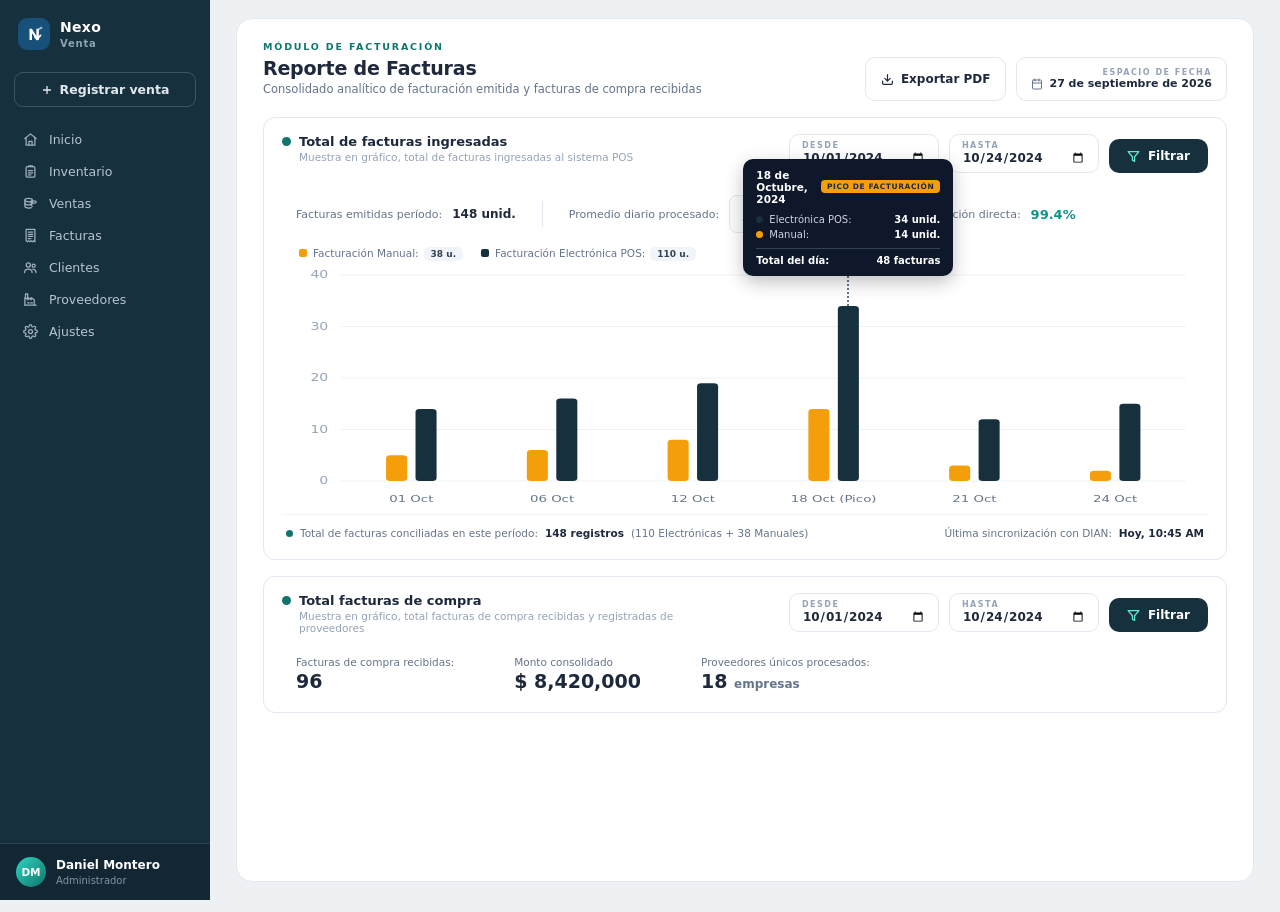
<file: NevoVenta/facturas-reportes.html>
<!DOCTYPE html>
<html lang="es">
<head>
<meta charset="UTF-8">
<meta name="viewport" content="width=device-width, initial-scale=1.0">
<title>Nexo Venta — Reporte de Facturas</title>
<link rel="stylesheet" href="assets/css/base.css">
<style>
/* ============ PÁGINA: REPORTE DE FACTURAS (VENTAS) ============ */
  
  /* Refuerzo: submódulos 100% ocultos salvo hover */
  .submenu{visibility:hidden;transition:max-height .25s ease, visibility 0s linear .25s;}
  .nav-wrap:hover .submenu,.nav-wrap:focus-within .submenu{visibility:visible;transition:max-height .25s ease;}


  .page-card{background:var(--card);border:1px solid var(--border);border-radius:16px;padding:22px 26px 14px;min-height:calc(100vh - 36px);display:flex;flex-direction:column;}
  .crumb{font-size:9.5px;letter-spacing:1.8px;color:var(--teal);font-weight:700;margin-bottom:5px;}
  .page-head{display:flex;justify-content:space-between;align-items:flex-start;gap:16px;margin-bottom:16px;flex-wrap:wrap;}
  .page-head h1{font-size:19px;font-weight:700;letter-spacing:-.2px;}
  .page-head .sub{font-size:11.5px;color:var(--muted);margin-top:3px;max-width:520px;}
  .head-actions{display:flex;gap:10px;align-items:stretch;}
  .btn-export{display:flex;align-items:center;gap:7px;background:#fff;border:1px solid var(--border);border-radius:10px;padding:0 15px;font-size:12px;font-weight:600;color:var(--text);cursor:pointer;font-family:var(--font);transition:.15s;height:44px;}
  .btn-export:hover{border-color:var(--teal);color:var(--teal);}
  .date-space{background:#fff;border:1px solid var(--border);border-radius:10px;padding:6px 14px;text-align:right;height:44px;display:flex;flex-direction:column;justify-content:center;}
  .date-space span{font-size:8px;letter-spacing:1.5px;color:var(--muted-2);font-weight:700;}
  .date-space b{font-size:11px;display:flex;align-items:center;gap:6px;}

  .rep-card{background:#fff;border:1px solid var(--border);border-radius:12px;padding:16px 18px;margin-bottom:16px;}
  .rep-head{display:flex;justify-content:space-between;align-items:flex-start;gap:14px;flex-wrap:wrap;margin-bottom:12px;}
  .rep-title{display:flex;align-items:center;gap:8px;font-size:13px;font-weight:700;}
  .rep-title i{width:9px;height:9px;border-radius:50%;background:var(--teal);flex-shrink:0;}
  .rep-sub{font-size:10.5px;color:var(--muted-2);margin:2px 0 0 17px;max-width:420px;}
  .rep-filters{display:flex;align-items:flex-end;gap:10px;flex-wrap:wrap;}
  .date-box{background:#fff;border:1px solid var(--border);border-radius:10px;padding:6px 12px;min-width:140px;}
  .date-box > span{display:block;font-size:8px;letter-spacing:1.5px;color:var(--muted-2);font-weight:700;}
  .date-box input{border:none;outline:none;font-family:var(--font);font-weight:700;font-size:12px;color:var(--text);background:transparent;width:100%;color-scheme:light;}
  .btn-filter{display:flex;align-items:center;gap:8px;background:var(--sidebar);color:#fff;border:none;border-radius:10px;padding:10px 18px;font-size:12px;font-weight:700;cursor:pointer;font-family:var(--font);transition:.15s;}
  .btn-filter:hover{background:#0f2230;}
  .btn-filter.flash{background:var(--teal);}

  .mini-stats{display:flex;align-items:center;gap:26px;flex-wrap:wrap;padding:10px 4px 4px 14px;}
  .ms-item{display:flex;align-items:center;gap:10px;font-size:11px;color:var(--muted);}
  .ms-item b{font-size:12px;color:var(--text);white-space:nowrap;}
  .ms-item .boxed{border:1px solid var(--border);border-radius:8px;padding:6px 12px;background:#fbfcfd;font-size:12px;font-weight:700;color:var(--text);white-space:nowrap;}
  .ms-item .boxed small{display:block;font-size:9px;color:var(--muted-2);font-weight:600;}
  .ms-item .ok{color:#0d9488;font-weight:800;font-size:13px;}
  .ms-sep{width:1px;height:26px;background:var(--border);}

  .chart-legend{display:flex;gap:18px;font-size:10.5px;color:var(--muted);margin:10px 0 2px 17px;align-items:center;flex-wrap:wrap;}
  .legend-dot{width:8px;height:8px;border-radius:2px;display:inline-block;margin-right:6px;vertical-align:0;}
  .legend-val{background:#f1f5f9;color:#334155;font-size:9px;font-weight:700;border-radius:5px;padding:2px 7px;margin-left:5px;}
  .chart-wrap{position:relative;}
  #chart{width:100%;height:250px;}
  .bar{transition:opacity .15s;}
  .bar:hover{opacity:.75;}
  .tooltip{position:fixed;pointer-events:none;background:#0f172a;color:#fff;font-size:11px;padding:6px 9px;border-radius:7px;opacity:0;transition:opacity .12s;z-index:50;white-space:nowrap;}
  .peak-tip{position:absolute;background:#0f172a;color:#fff;border-radius:10px;padding:10px 13px;font-size:10px;z-index:10;width:210px;box-shadow:0 6px 18px rgba(0,0,0,.25);}
  .peak-tip .pt-title{font-weight:700;font-size:10.5px;margin-bottom:7px;display:flex;align-items:center;justify-content:space-between;gap:8px;}
  .peak-tip .pt-title .pt-tag{background:#f59e0b;color:#1e293b;font-size:7.5px;font-weight:800;letter-spacing:.6px;border-radius:4px;padding:2px 6px;white-space:nowrap;}
  .peak-tip .pt-row{display:flex;align-items:center;gap:6px;padding:2px 0;color:#cbd5e1;}
  .peak-tip .pt-row b{margin-left:auto;color:#fff;}
  .peak-tip .pt-total{border-top:1px solid #334155;margin-top:6px;padding-top:6px;display:flex;justify-content:space-between;color:#fff;font-weight:700;}
  .pt-dot{width:7px;height:7px;border-radius:50%;flex-shrink:0;}
  .pt-line{position:absolute;width:0;border-left:2px dotted #64748b;z-index:9;}

  .page-foot{display:flex;justify-content:space-between;align-items:center;gap:16px;padding:12px 4px 4px;font-size:10.5px;color:var(--muted);border-top:1px solid #f1f5f9;flex-wrap:wrap;}
  .foot-total{display:flex;align-items:center;gap:7px;}
  .foot-total b{color:var(--text);}
  .foot-total .ft-dot{width:7px;height:7px;border-radius:50%;background:var(--teal);}

  .toast{position:fixed;bottom:24px;left:50%;transform:translateX(-50%) translateY(80px);background:var(--sidebar);color:#fff;font-size:12px;font-weight:600;padding:11px 20px;border-radius:10px;transition:transform .25s;z-index:99;}
  .toast.show{transform:translateX(-50%) translateY(0);}
</style>
</head>
<body>

<main class="main">
  <div class="page-card">
    <div class="crumb">MÓDULO DE FACTURACIÓN</div>
    <div class="page-head">
      <div>
        <h1>Reporte de Facturas</h1>
        <div class="sub">Consolidado analítico de facturación emitida y facturas de compra recibidas</div>
      </div>
      <div class="head-actions">
        <button class="btn-export" id="btn-export">
          <svg width="13" height="13" viewBox="0 0 24 24" fill="none" stroke="currentColor" stroke-width="2.2" stroke-linecap="round" stroke-linejoin="round"><path d="M21 15v4a2 2 0 0 1-2 2H5a2 2 0 0 1-2-2v-4M7 10l5 5 5-5M12 15V3"/></svg>
          Exportar PDF
        </button>
        <div class="date-space">
          <span>ESPACIO DE FECHA</span>
          <b>
            <svg width="12" height="12" viewBox="0 0 24 24" fill="none" stroke="#64748b" stroke-width="2" stroke-linecap="round"><rect x="3" y="4" width="18" height="18" rx="2"/><path d="M16 2v4M8 2v4M3 10h18"/></svg>
            27 de septiembre de 2026
          </b>
        </div>
      </div>
    </div>

    <!-- ===== CARD 1: FACTURAS EMITIDAS ===== -->
    <div class="rep-card">
      <div class="rep-head">
        <div>
          <div class="rep-title"><i></i>Total de facturas ingresadas</div>
          <div class="rep-sub">Muestra en gráfico, total de facturas ingresadas al sistema POS</div>
        </div>
        <div class="rep-filters">
          <div class="date-box"><span>DESDE</span><input type="date" value="2024-10-01"></div>
          <div class="date-box"><span>HASTA</span><input type="date" value="2024-10-24"></div>
          <button class="btn-filter">
            <svg width="13" height="13" viewBox="0 0 24 24" fill="none" stroke="#5eead4" stroke-width="2.4" stroke-linecap="round" stroke-linejoin="round"><path d="M22 3H2l8 9.5V19l4 2v-8.5L22 3z"/></svg>
            Filtrar
          </button>
        </div>
      </div>

      <div class="mini-stats">
        <div class="ms-item">Facturas emitidas período: <b>148 unid.</b></div>
        <div class="ms-sep"></div>
        <div class="ms-item">Promedio diario procesado: <span class="boxed">6.2<small>facturas/día</small></span></div>
        <div class="ms-sep"></div>
        <div class="ms-item">Tasa de aprobación directa: <span class="ok">99.4%</span></div>
      </div>

      <div class="chart-legend">
        <span><span class="legend-dot" style="background:#f59e0b;"></span>Facturación Manual:<span class="legend-val">38 u.</span></span>
        <span><span class="legend-dot" style="background:#16303e;"></span>Facturación Electrónica POS:<span class="legend-val">110 u.</span></span>
      </div>

      <div class="chart-wrap" id="chart-wrap">
        <svg id="chart" viewBox="0 0 660 250" preserveAspectRatio="none"></svg>
        <div class="peak-tip" id="peak-tip">
          <div class="pt-title">18 de Octubre, 2024 <span class="pt-tag">PICO DE FACTURACIÓN</span></div>
          <div class="pt-row"><span class="pt-dot" style="background:#16303e;"></span>Electrónica POS:<b>34 unid.</b></div>
          <div class="pt-row"><span class="pt-dot" style="background:#f59e0b;"></span>Manual:<b>14 unid.</b></div>
          <div class="pt-total"><span>Total del día:</span><span>48 facturas</span></div>
        </div>
        <div class="pt-line" id="pt-line"></div>
      </div>

      <div class="page-foot">
        <span class="foot-total"><span class="ft-dot"></span>Total de facturas conciliadas en este período: <b>148 registros</b> (110 Electrónicas + 38 Manuales)</span>
        <span>Última sincronización con DIAN: &nbsp;<b style="color:var(--text);">Hoy, 10:45 AM</b></span>
      </div>
    </div>

    <!-- ===== CARD 2: FACTURAS DE COMPRA ===== -->
    <div class="rep-card">
      <div class="rep-head">
        <div>
          <div class="rep-title"><i></i>Total facturas de compra</div>
          <div class="rep-sub">Muestra en gráfico, total facturas de compra recibidas y registradas de proveedores</div>
        </div>
        <div class="rep-filters">
          <div class="date-box"><span>DESDE</span><input type="date" value="2024-10-01"></div>
          <div class="date-box"><span>HASTA</span><input type="date" value="2024-10-24"></div>
          <button class="btn-filter">
            <svg width="13" height="13" viewBox="0 0 24 24" fill="none" stroke="#5eead4" stroke-width="2.4" stroke-linecap="round" stroke-linejoin="round"><path d="M22 3H2l8 9.5V19l4 2v-8.5L22 3z"/></svg>
            Filtrar
          </button>
        </div>
      </div>

      <div class="mini-stats" style="align-items:flex-start;gap:60px;">
        <div>
          <div style="font-size:10.5px;color:var(--muted);">Facturas de compra recibidas:</div>
          <div style="font-size:19px;font-weight:800;color:var(--text);margin-top:2px;">96</div>
        </div>
        <div>
          <div style="font-size:10.5px;color:var(--muted);">Monto consolidado</div>
          <div style="font-size:19px;font-weight:800;color:var(--text);margin-top:2px;">$ 8,420,000</div>
        </div>
        <div>
          <div style="font-size:10.5px;color:var(--muted);">Proveedores únicos procesados:</div>
          <div style="font-size:19px;font-weight:800;color:var(--text);margin-top:2px;">18 <span style="font-size:12px;font-weight:700;color:var(--muted);">empresas</span></div>
        </div>
      </div>
    </div>
  </div>
  <div class="toast" id="toast"></div>
</main>
<script src="assets/js/sidebar.js"></script>
<script>
  // ===== Gráfico: facturas ingresadas (Manual / Electrónica POS) =====
  const data = [
    {m:'01 Oct', a:5, d:14}, {m:'06 Oct', a:6, d:16}, {m:'12 Oct', a:8, d:19},
    {m:'18 Oct (Pico)', a:14, d:34}, {m:'21 Oct', a:3, d:12}, {m:'24 Oct', a:2, d:15},
  ];
  const svg = document.getElementById('chart');
  const W = 660, H = 250, padL = 42, padB = 30, padT = 14;
  const max = 40;
  const innerW = W - padL - 16, innerH = H - padT - padB;
  const groupW = innerW / data.length, barW = Math.min(15, groupW * 0.2);
  const y = v => padT + innerH - (v / max) * innerH;
  let out = '';
  [0, 10, 20, 30, 40].forEach(v => {
    out += `<line x1="${padL}" y1="${y(v)}" x2="${W-16}" y2="${y(v)}" stroke="#eef1f4" stroke-width="1"/>`;
    out += `<text x="${padL-9}" y="${y(v)+3.5}" text-anchor="end" font-size="10" fill="#94a3b8">${v}</text>`;
  });
  data.forEach((d, i) => {
    const gx = padL + i * groupW + groupW / 2;
    out += `<rect class="bar" data-m="${d.m}" data-t="Facturación Manual" data-val="${d.a}" x="${gx-barW-3}" y="${y(d.a)}" width="${barW}" height="${padT+innerH-y(d.a)}" rx="3" fill="#f59e0b"${i===3?' id="peak-a"':''}/>`;
    out += `<rect class="bar" data-m="${d.m}" data-t="Facturación Electrónica POS" data-val="${d.d}" x="${gx+3}" y="${y(d.d)}" width="${barW}" height="${padT+innerH-y(d.d)}" rx="3" fill="#16303e"${i===3?' id="peak-d"':''}/>`;
    out += `<text x="${gx}" y="${H-9}" text-anchor="middle" font-size="9.5" fill="#64748b">${d.m}</text>`;
  });
  svg.innerHTML = out;

  const tooltip = document.createElement('div');
  tooltip.className = 'tooltip';
  document.body.appendChild(tooltip);
  svg.addEventListener('mousemove', e => {
    const bar = e.target.closest('.bar');
    if (!bar) { tooltip.style.opacity = 0; return; }
    tooltip.innerHTML = `<b>${bar.dataset.m}</b> · ${bar.dataset.t}: ${bar.dataset.val} u.`;
    tooltip.style.opacity = 1;
    tooltip.style.left = (e.clientX + 12) + 'px';
    tooltip.style.top = (e.clientY - 34) + 'px';
  });
  svg.addEventListener('mouseleave', () => tooltip.style.opacity = 0);

  function placePeak() {
    const wrap = document.getElementById('chart-wrap');
    const bar = document.getElementById('peak-d');
    const tip = document.getElementById('peak-tip');
    const line = document.getElementById('pt-line');
    const wr = wrap.getBoundingClientRect(), br = bar.getBoundingClientRect();
    const tipW = 210, gap = 30;
    let left = br.left - wr.left + br.width/2 - tipW/2;
    left = Math.max(4, Math.min(left, wr.width - tipW - 4));
    tip.style.left = left + 'px';
    tip.style.top = (br.top - wr.top - (tip.offsetHeight||86) - gap) + 'px';
    line.style.left = (br.left - wr.left + br.width/2 - 1) + 'px';
    line.style.top = (br.top - wr.top - gap) + 'px';
    line.style.height = gap + 'px';
  }
  window.addEventListener('load', placePeak);
  window.addEventListener('resize', placePeak);
  setTimeout(placePeak, 300);

  // Botones Filtrar: feedback + hora de sincronización
  document.querySelectorAll('.btn-filter').forEach(btn => {
    btn.addEventListener('click', () => {
      btn.classList.add('flash');
      setTimeout(() => btn.classList.remove('flash'), 500);
      showToast('Rango de fechas aplicado a la vista');
    });
  });

  document.getElementById('btn-export').addEventListener('click', () =>
    showToast('La exportación está deshabilitada en el prototipo'));

  let toastTimer;
  function showToast(msg) {
    const toast = document.getElementById('toast');
    toast.textContent = msg;
    toast.classList.add('show');
    clearTimeout(toastTimer);
    toastTimer = setTimeout(() => toast.classList.remove('show'), 2600);
  }
</script>
</body>
</html>
</file>
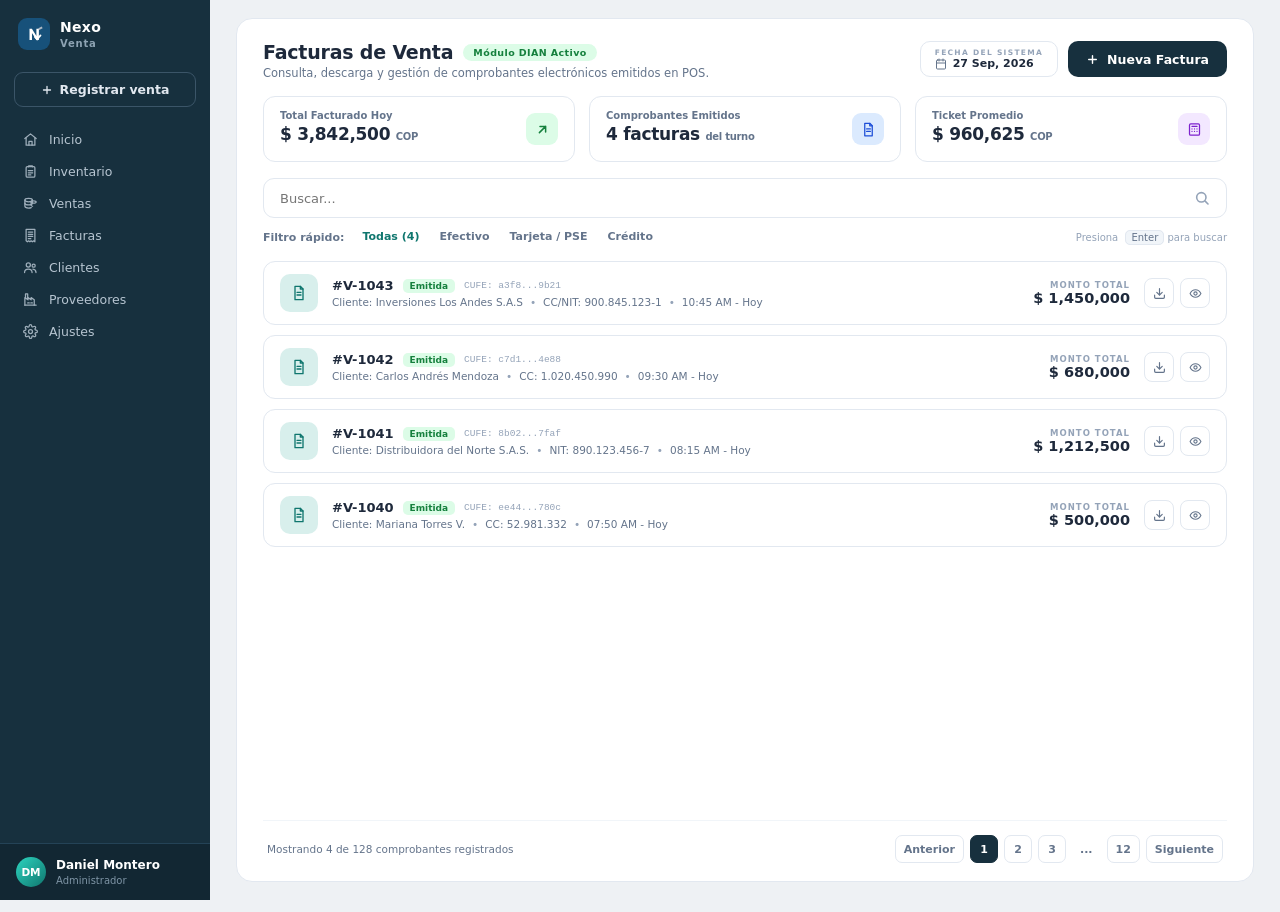
<file: NevoVenta/facturas-venta.html>
<!DOCTYPE html>
<html lang="es">
<head>
<meta charset="UTF-8">
<meta name="viewport" content="width=device-width, initial-scale=1.0">
<title>Nexo Venta — Facturas de Venta</title>
<link rel="stylesheet" href="assets/css/base.css">
<style>
/* ============ PÁGINA: FACTURAS DE VENTA ============ */
  .submenu{visibility:hidden;transition:max-height .25s ease, visibility 0s linear .25s;}
  .nav-wrap:hover .submenu,.nav-wrap:focus-within .submenu{visibility:visible;transition:max-height .25s ease;}

  .page-card{background:var(--card);border:1px solid var(--border);border-radius:16px;padding:22px 26px 14px;min-height:calc(100vh - 36px);display:flex;flex-direction:column;}
  .page-head{display:flex;justify-content:space-between;align-items:flex-start;gap:16px;margin-bottom:16px;flex-wrap:wrap;}
  .title-row{display:flex;align-items:center;gap:10px;}
  .page-head h1{font-size:19px;font-weight:700;letter-spacing:-.2px;}
  .badge-dian{background:#dcfce7;color:#15803d;font-size:9.5px;font-weight:700;border-radius:20px;padding:3px 10px;letter-spacing:.4px;}
  .page-head .sub{font-size:11.5px;color:var(--muted);margin-top:3px;}
  .head-actions{display:flex;gap:10px;align-items:stretch;}
  .date-box-sm{background:#fff;border:1px solid var(--border);border-radius:10px;padding:6px 14px;text-align:right;}
  .date-box-sm span{display:block;font-size:7.5px;letter-spacing:1.3px;color:var(--muted-2);font-weight:700;}
  .date-box-sm b{font-size:11px;display:flex;align-items:center;gap:6px;}
  .btn-new{background:var(--sidebar);color:#fff;border:none;border-radius:10px;padding:0 18px;font-size:12.5px;font-weight:700;cursor:pointer;display:flex;align-items:center;gap:8px;font-family:var(--font);transition:.15s;}
  .btn-new:hover{background:#0f2230;}

  .kpis{display:grid;grid-template-columns:repeat(3,1fr);gap:14px;margin-bottom:16px;}
  .kpi{background:#fff;border:1px solid var(--border);border-radius:12px;padding:13px 16px;display:flex;justify-content:space-between;align-items:center;}
  .kpi-label{font-size:10px;color:var(--muted);font-weight:600;}
  .kpi-value{font-size:17px;font-weight:800;margin-top:3px;letter-spacing:-.3px;}
  .kpi-value small{font-size:10px;font-weight:600;color:var(--muted);}
  .kpi-icon{width:32px;height:32px;border-radius:9px;display:flex;align-items:center;justify-content:center;flex-shrink:0;}

  .search-big{display:flex;align-items:center;gap:10px;background:#fff;border:1px solid var(--border);border-radius:11px;padding:11px 16px;color:var(--muted-2);margin-bottom:10px;}
  .search-big input{border:none;outline:none;font-family:var(--font);font-size:13px;flex:1;background:transparent;color:var(--text);}
  .filter-row{display:flex;align-items:center;gap:16px;font-size:11px;color:var(--muted);margin-bottom:14px;flex-wrap:wrap;}
  .f-chip{background:none;border:none;font-family:var(--font);font-size:11px;font-weight:700;color:var(--teal);cursor:pointer;padding:2px 2px;border-bottom:2px solid transparent;}
  .f-chip.dim{color:var(--muted);font-weight:600;}
  .f-chip:hover{color:var(--teal);}
  .filter-hint{margin-left:auto;font-size:10px;color:var(--muted-2);}
  .filter-hint .kbd{margin-left:4px;}

  .inv-list{display:flex;flex-direction:column;gap:10px;flex:1;}
  .inv-card{display:flex;align-items:center;gap:14px;background:#fff;border:1px solid var(--border);border-radius:12px;padding:12px 16px;transition:.15s;}
  .inv-card:hover{border-color:#c3d4d2;box-shadow:0 1px 4px rgba(15,118,110,.07);}
  .inv-ic{width:38px;height:38px;border-radius:10px;background:var(--teal-soft);color:var(--teal);display:flex;align-items:center;justify-content:center;flex-shrink:0;}
  .inv-info{flex:1;min-width:0;}
  .inv-row1{display:flex;align-items:center;gap:9px;flex-wrap:wrap;}
  .inv-row1 b{font-size:13px;}
  .badge-emit{background:#dcfce7;color:#15803d;font-size:9px;font-weight:700;border-radius:5px;padding:2px 7px;}
  .inv-cufe{font-size:9.5px;color:var(--muted-2);font-family:monospace;}
  .inv-row2{font-size:10.5px;color:var(--muted);margin-top:3px;}
  .inv-row2 .dot{margin:0 7px;color:var(--muted-2);}
  .inv-amount{text-align:right;flex-shrink:0;}
  .inv-amount small{display:block;font-size:8.5px;letter-spacing:1px;color:var(--muted-2);font-weight:700;}
  .inv-amount b{font-size:14.5px;}
  .inv-actions{display:flex;gap:6px;flex-shrink:0;}
  .icon-btn2{width:30px;height:30px;border:1px solid var(--border);background:#fff;border-radius:8px;color:var(--muted);cursor:pointer;display:flex;align-items:center;justify-content:center;transition:.15s;}
  .icon-btn2:hover{border-color:var(--teal);color:var(--teal);background:#f0fdfa;}

  .page-foot{display:flex;justify-content:space-between;align-items:center;gap:16px;padding:14px 4px 4px;font-size:10.5px;color:var(--muted);border-top:1px solid #f1f5f9;margin-top:12px;flex-wrap:wrap;}
  .pagination{display:flex;align-items:center;gap:6px;}
  .pg{border:1px solid var(--border);background:#fff;border-radius:7px;min-width:28px;height:28px;font-size:11px;font-weight:600;color:var(--muted);cursor:pointer;font-family:var(--font);padding:0 8px;}
  .pg:hover{border-color:var(--teal);color:var(--teal);}
  .pg.active{background:var(--sidebar);border-color:var(--sidebar);color:#fff;}
  .pg.dots{border:none;background:none;cursor:default;}
  .toast{position:fixed;bottom:24px;left:50%;transform:translateX(-50%) translateY(80px);background:var(--sidebar);color:#fff;font-size:12px;font-weight:600;padding:11px 20px;border-radius:10px;transition:transform .25s;z-index:99;}
  .toast.show{transform:translateX(-50%) translateY(0);}
</style>
</head>
<body>

<main class="main">
  <div class="page-card">
    <div class="page-head">
      <div>
        <div class="title-row">
          <h1>Facturas de Venta</h1>
          <span class="badge-dian">Módulo DIAN Activo</span>
        </div>
        <div class="sub">Consulta, descarga y gestión de comprobantes electrónicos emitidos en POS.</div>
      </div>
      <div class="head-actions">
        <div class="date-box-sm">
          <span>FECHA DEL SISTEMA</span>
          <b>
            <svg width="12" height="12" viewBox="0 0 24 24" fill="none" stroke="#64748b" stroke-width="2" stroke-linecap="round"><rect x="3" y="4" width="18" height="18" rx="2"/><path d="M16 2v4M8 2v4M3 10h18"/></svg>
            27 Sep, 2026
          </b>
        </div>
        <button class="btn-new" id="btn-new">
          <svg width="13" height="13" viewBox="0 0 24 24" fill="none" stroke="currentColor" stroke-width="2.6" stroke-linecap="round"><path d="M12 5v14M5 12h14"/></svg>
          Nueva Factura
        </button>
      </div>
    </div>

    <div class="kpis">
      <div class="kpi">
        <div>
          <div class="kpi-label">Total Facturado Hoy</div>
          <div class="kpi-value">$ 3,842,500 <small>COP</small></div>
        </div>
        <div class="kpi-icon" style="background:#dcfce7;color:#15803d;">
          <svg width="15" height="15" viewBox="0 0 24 24" fill="none" stroke="currentColor" stroke-width="2.4" stroke-linecap="round" stroke-linejoin="round"><path d="M7 17 17 7M8 7h9v9"/></svg>
        </div>
      </div>
      <div class="kpi">
        <div>
          <div class="kpi-label">Comprobantes Emitidos</div>
          <div class="kpi-value">4 facturas <small>del turno</small></div>
        </div>
        <div class="kpi-icon" style="background:#dbeafe;color:#1d4ed8;">
          <svg width="15" height="15" viewBox="0 0 24 24" fill="none" stroke="currentColor" stroke-width="2" stroke-linecap="round" stroke-linejoin="round"><path d="M6 2h8l4 4v16H6z"/><path d="M14 2v4h4M9 11h6M9 15h6"/></svg>
        </div>
      </div>
      <div class="kpi">
        <div>
          <div class="kpi-label">Ticket Promedio</div>
          <div class="kpi-value">$ 960,625 <small>COP</small></div>
        </div>
        <div class="kpi-icon" style="background:#f3e8ff;color:#7e22ce;">
          <svg width="15" height="15" viewBox="0 0 24 24" fill="none" stroke="currentColor" stroke-width="2" stroke-linecap="round"><rect x="4" y="3" width="16" height="18" rx="2"/><path d="M8 7h8M8 11h.01M12 11h.01M16 11h.01M8 15h.01M12 15h.01M16 15h.01"/></svg>
        </div>
      </div>
    </div>

    <div class="search-big">
      <input type="text" id="inv-search" placeholder="Buscar..." autocomplete="off">
      <svg width="16" height="16" viewBox="0 0 24 24" fill="none" stroke="currentColor" stroke-width="2.4" stroke-linecap="round"><circle cx="11" cy="11" r="7"/><path d="m21 21-4.3-4.3"/></svg>
    </div>

    <div class="filter-row">
      <span style="font-weight:600;">Filtro rápido:</span>
      <button class="f-chip active-chip">Todas (4)</button>
      <button class="f-chip dim">Efectivo</button>
      <button class="f-chip dim">Tarjeta / PSE</button>
      <button class="f-chip dim">Crédito</button>
      <span class="filter-hint">Presiona <span class="kbd">Enter</span> para buscar</span>
    </div>

    <div class="inv-list" id="inv-list">

      <div class="inv-card">
        <div class="inv-ic">
          <svg width="16" height="16" viewBox="0 0 24 24" fill="none" stroke="currentColor" stroke-width="2" stroke-linecap="round" stroke-linejoin="round"><path d="M6 2h8l4 4v16H6z"/><path d="M14 2v4h4M9 11h6M9 15h6"/></svg>
        </div>
        <div class="inv-info">
          <div class="inv-row1"><b>#V-1043</b><span class="badge-emit">Emitida</span><span class="inv-cufe">CUFE: a3f8...9b21</span></div>
          <div class="inv-row2">Cliente: Inversiones Los Andes S.A.S<span class="dot">•</span>CC/NIT: 900.845.123-1<span class="dot">•</span>10:45 AM - Hoy</div>
        </div>
        <div class="inv-amount"><small>MONTO TOTAL</small><b>$ 1,450,000</b></div>
        <div class="inv-actions">
          <button class="icon-btn2 act-dl" title="Descargar"><svg width="13" height="13" viewBox="0 0 24 24" fill="none" stroke="currentColor" stroke-width="2.2" stroke-linecap="round" stroke-linejoin="round"><path d="M21 15v4a2 2 0 0 1-2 2H5a2 2 0 0 1-2-2v-4M7 10l5 5 5-5M12 15V3"/></svg></button>
          <button class="icon-btn2 act-view" title="Ver"><svg width="13" height="13" viewBox="0 0 24 24" fill="none" stroke="currentColor" stroke-width="2" stroke-linecap="round" stroke-linejoin="round"><path d="M2 12s3.5-7 10-7 10 7 10 7-3.5 7-10 7-10-7-10-7z"/><circle cx="12" cy="12" r="3"/></svg></button>
        </div>
      </div>

      <div class="inv-card">
        <div class="inv-ic">
          <svg width="16" height="16" viewBox="0 0 24 24" fill="none" stroke="currentColor" stroke-width="2" stroke-linecap="round" stroke-linejoin="round"><path d="M6 2h8l4 4v16H6z"/><path d="M14 2v4h4M9 11h6M9 15h6"/></svg>
        </div>
        <div class="inv-info">
          <div class="inv-row1"><b>#V-1042</b><span class="badge-emit">Emitida</span><span class="inv-cufe">CUFE: c7d1...4e88</span></div>
          <div class="inv-row2">Cliente: Carlos Andrés Mendoza<span class="dot">•</span>CC: 1.020.450.990<span class="dot">•</span>09:30 AM - Hoy</div>
        </div>
        <div class="inv-amount"><small>MONTO TOTAL</small><b>$ 680,000</b></div>
        <div class="inv-actions">
          <button class="icon-btn2 act-dl" title="Descargar"><svg width="13" height="13" viewBox="0 0 24 24" fill="none" stroke="currentColor" stroke-width="2.2" stroke-linecap="round" stroke-linejoin="round"><path d="M21 15v4a2 2 0 0 1-2 2H5a2 2 0 0 1-2-2v-4M7 10l5 5 5-5M12 15V3"/></svg></button>
          <button class="icon-btn2 act-view" title="Ver"><svg width="13" height="13" viewBox="0 0 24 24" fill="none" stroke="currentColor" stroke-width="2" stroke-linecap="round" stroke-linejoin="round"><path d="M2 12s3.5-7 10-7 10 7 10 7-3.5 7-10 7-10-7-10-7z"/><circle cx="12" cy="12" r="3"/></svg></button>
        </div>
      </div>

      <div class="inv-card">
        <div class="inv-ic">
          <svg width="16" height="16" viewBox="0 0 24 24" fill="none" stroke="currentColor" stroke-width="2" stroke-linecap="round" stroke-linejoin="round"><path d="M6 2h8l4 4v16H6z"/><path d="M14 2v4h4M9 11h6M9 15h6"/></svg>
        </div>
        <div class="inv-info">
          <div class="inv-row1"><b>#V-1041</b><span class="badge-emit">Emitida</span><span class="inv-cufe">CUFE: 8b02...7faf</span></div>
          <div class="inv-row2">Cliente: Distribuidora del Norte S.A.S.<span class="dot">•</span>NIT: 890.123.456-7<span class="dot">•</span>08:15 AM - Hoy</div>
        </div>
        <div class="inv-amount"><small>MONTO TOTAL</small><b>$ 1,212,500</b></div>
        <div class="inv-actions">
          <button class="icon-btn2 act-dl" title="Descargar"><svg width="13" height="13" viewBox="0 0 24 24" fill="none" stroke="currentColor" stroke-width="2.2" stroke-linecap="round" stroke-linejoin="round"><path d="M21 15v4a2 2 0 0 1-2 2H5a2 2 0 0 1-2-2v-4M7 10l5 5 5-5M12 15V3"/></svg></button>
          <button class="icon-btn2 act-view" title="Ver"><svg width="13" height="13" viewBox="0 0 24 24" fill="none" stroke="currentColor" stroke-width="2" stroke-linecap="round" stroke-linejoin="round"><path d="M2 12s3.5-7 10-7 10 7 10 7-3.5 7-10 7-10-7-10-7z"/><circle cx="12" cy="12" r="3"/></svg></button>
        </div>
      </div>

      <div class="inv-card">
        <div class="inv-ic">
          <svg width="16" height="16" viewBox="0 0 24 24" fill="none" stroke="currentColor" stroke-width="2" stroke-linecap="round" stroke-linejoin="round"><path d="M6 2h8l4 4v16H6z"/><path d="M14 2v4h4M9 11h6M9 15h6"/></svg>
        </div>
        <div class="inv-info">
          <div class="inv-row1"><b>#V-1040</b><span class="badge-emit">Emitida</span><span class="inv-cufe">CUFE: ee44...780c</span></div>
          <div class="inv-row2">Cliente: Mariana Torres V.<span class="dot">•</span>CC: 52.981.332<span class="dot">•</span>07:50 AM - Hoy</div>
        </div>
        <div class="inv-amount"><small>MONTO TOTAL</small><b>$ 500,000</b></div>
        <div class="inv-actions">
          <button class="icon-btn2 act-dl" title="Descargar"><svg width="13" height="13" viewBox="0 0 24 24" fill="none" stroke="currentColor" stroke-width="2.2" stroke-linecap="round" stroke-linejoin="round"><path d="M21 15v4a2 2 0 0 1-2 2H5a2 2 0 0 1-2-2v-4M7 10l5 5 5-5M12 15V3"/></svg></button>
          <button class="icon-btn2 act-view" title="Ver"><svg width="13" height="13" viewBox="0 0 24 24" fill="none" stroke="currentColor" stroke-width="2" stroke-linecap="round" stroke-linejoin="round"><path d="M2 12s3.5-7 10-7 10 7 10 7-3.5 7-10 7-10-7-10-7z"/><circle cx="12" cy="12" r="3"/></svg></button>
        </div>
      </div>

    </div>

    <div class="page-foot">
      <span id="foot-count">Mostrando 4 de 128 comprobantes registrados</span>
      <div class="pagination">
        <button class="pg">Anterior</button>
        <button class="pg active">1</button>
        <button class="pg">2</button>
        <button class="pg">3</button>
        <button class="pg dots">...</button>
        <button class="pg">12</button>
        <button class="pg">Siguiente</button>
      </div>
    </div>
  </div>
  <div class="toast" id="toast"></div>
</main>
<script src="assets/js/sidebar.js"></script>
<script>
  // ===== Buscador: filtra las facturas en vivo =====
  const input = document.getElementById('inv-search');
  const cards = () => document.querySelectorAll('.inv-card');
  function apply() {
    const q = input.value.trim().toLowerCase();
    let n = 0;
    cards().forEach(c => {
      const hit = c.textContent.toLowerCase().includes(q);
      c.style.display = hit ? '' : 'none';
      if (hit) n++;
    });
    document.getElementById('foot-count').textContent = q
      ? `${n} resultados para "${input.value.trim()}" · de 128 comprobantes registrados`
      : 'Mostrando 4 de 128 comprobantes registrados';
  }
  input.addEventListener('input', apply);
  input.addEventListener('keydown', e => {
    if (e.key === 'Enter') { e.preventDefault(); apply(); }
  });

  // Filtros rápidos: conmutación visual
  document.querySelectorAll('.f-chip').forEach(c => c.addEventListener('click', () => {
    document.querySelectorAll('.f-chip').forEach(x => { x.classList.remove('active-chip'); x.classList.add('dim'); });
    c.classList.add('active-chip'); c.classList.remove('dim');
  }));

  // Acciones de tarjeta (prototipo no funcional)
  document.querySelectorAll('.act-dl').forEach(b => b.addEventListener('click', () => showToast('La descarga está deshabilitada en el prototipo')));
  document.querySelectorAll('.act-view').forEach(b => b.addEventListener('click', () => showToast('Vista de comprobante no disponible en el prototipo')));
  document.getElementById('btn-new').addEventListener('click', () => showToast('La creación de facturas se habilitará con los formularios'));
  document.querySelectorAll('.pg:not(.dots)').forEach(p => p.addEventListener('click', () => showToast('La paginación es ilustrativa en el prototipo')));

  let toastTimer;
  function showToast(msg) {
    const toast = document.getElementById('toast');
    toast.textContent = msg;
    toast.classList.add('show');
    clearTimeout(toastTimer);
    toastTimer = setTimeout(() => toast.classList.remove('show'), 2600);
  }
</script>
</body>
</html>
</file>
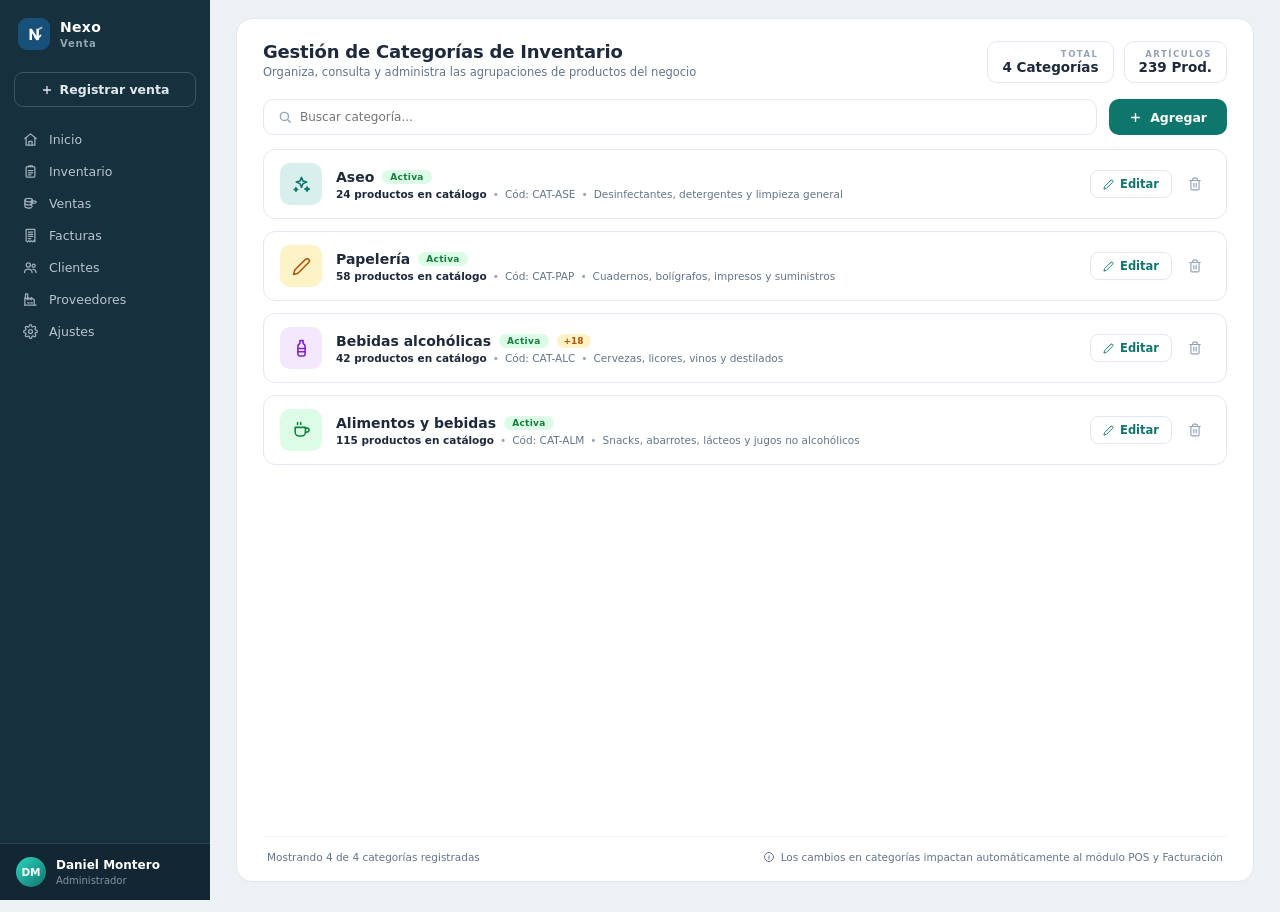
<file: NevoVenta/inventario-categoria.html>
<!DOCTYPE html>
<html lang="es">
<head>
<meta charset="UTF-8">
<meta name="viewport" content="width=device-width, initial-scale=1.0">
<title>Nexo Inventario — Gestión de Categorías</title>
<link rel="stylesheet" href="assets/css/base.css">
<style>
/* ============ PÁGINA: CATEGORÍAS ============ */
  .page-card{background:var(--card);border:1px solid var(--border);border-radius:16px;padding:22px 26px 14px;min-height:calc(100vh - 36px);display:flex;flex-direction:column;}
  .page-head{display:flex;justify-content:space-between;align-items:flex-start;gap:16px;margin-bottom:16px;}
  .page-head h1{font-size:18px;font-weight:700;letter-spacing:-.2px;}
  .page-head .sub{font-size:11.5px;color:var(--muted);margin-top:3px;}
  .stats{display:flex;gap:10px;}
  .stat-box{border:1px solid var(--border);border-radius:10px;padding:7px 14px;text-align:right;min-width:96px;}
  .stat-box span{display:block;font-size:8.5px;letter-spacing:1.5px;color:var(--muted-2);font-weight:700;}
  .stat-box b{font-size:13.5px;}
  .toolbar{display:flex;gap:12px;margin-bottom:14px;}
  .toolbar .search{flex:1;padding:10px 14px;font-size:12.5px;border-radius:10px;}
  .btn-add{background:var(--teal);color:#fff;border:none;border-radius:10px;padding:0 20px;font-size:12.5px;font-weight:700;cursor:pointer;display:flex;align-items:center;gap:8px;font-family:var(--font);transition:.15s;}
  .btn-add:hover{background:var(--teal-dark);}
  .cat-list{display:flex;flex-direction:column;gap:12px;flex:1;}
  .cat-card{display:flex;align-items:center;gap:14px;background:#fff;border:1px solid var(--border);border-radius:12px;padding:13px 16px;transition:.15s;}
  .cat-card:hover{border-color:#c3d4d2;box-shadow:0 1px 4px rgba(15,118,110,.07);}
  .cat-card.removing{opacity:0;transform:translateX(16px);transition:.25s;}
  .cat-icon{width:42px;height:42px;border-radius:10px;display:flex;align-items:center;justify-content:center;flex-shrink:0;}
  .cat-info{flex:1;min-width:0;}
  .cat-title{display:flex;align-items:center;gap:8px;}
  .cat-title b{font-size:14px;}
  .badge-act{background:#dcfce7;color:#15803d;font-size:9px;font-weight:700;border-radius:20px;padding:2px 8px;letter-spacing:.3px;}
  .badge-18{background:var(--amber-bg);color:var(--amber);font-size:9px;font-weight:700;border-radius:20px;padding:2px 7px;}
  .cat-meta{font-size:10.5px;color:var(--muted);margin-top:3px;}
  .cat-meta .count{color:var(--text);font-weight:700;}
  .cat-meta .dot{margin:0 6px;color:var(--muted-2);}
  .cat-actions{display:flex;align-items:center;gap:8px;flex-shrink:0;}
  .btn-edit{display:flex;align-items:center;gap:6px;border:1px solid var(--border);background:#fff;border-radius:8px;padding:6px 12px;font-size:11.5px;font-weight:600;color:var(--teal);cursor:pointer;font-family:var(--font);transition:.15s;}
  .btn-edit:hover{background:var(--teal-soft);border-color:var(--teal);}
  .btn-trash{width:30px;height:30px;border:none;background:transparent;color:var(--muted-2);cursor:pointer;border-radius:8px;display:flex;align-items:center;justify-content:center;transition:.15s;}
  .btn-trash:hover{background:var(--red-bg);color:var(--red);}
  .page-foot{display:flex;justify-content:space-between;align-items:center;gap:16px;padding:14px 4px 4px;font-size:10.5px;color:var(--muted);border-top:1px solid #f1f5f9;margin-top:10px;}
  .foot-note{display:flex;align-items:center;gap:6px;color:var(--muted);}
  .nav-wrap.open .submenu{max-height:150px;}
  .sub-item.active{color:#5eead4;background:#16414a;font-weight:600;}
</style>
</head>
<body>

<main class="main">
  <div class="page-card">
    <div class="page-head">
      <div>
        <h1>Gestión de Categorías de Inventario</h1>
        <div class="sub">Organiza, consulta y administra las agrupaciones de productos del negocio</div>
      </div>
      <div class="stats">
        <div class="stat-box"><span>TOTAL</span><b>4 Categorías</b></div>
        <div class="stat-box"><span>ARTÍCULOS</span><b>239 Prod.</b></div>
      </div>
    </div>

    <div class="toolbar">
      <div class="search">
        <svg width="14" height="14" viewBox="0 0 24 24" fill="none" stroke="currentColor" stroke-width="2.4" stroke-linecap="round"><circle cx="11" cy="11" r="7"/><path d="m21 21-4.3-4.3"/></svg>
        <input type="text" id="cat-search" placeholder="Buscar categoría...">
      </div>
      <button class="btn-add" id="btn-add">
        <svg width="13" height="13" viewBox="0 0 24 24" fill="none" stroke="currentColor" stroke-width="2.6" stroke-linecap="round"><path d="M12 5v14M5 12h14"/></svg>
        Agregar
      </button>
    </div>

    <div class="cat-list" id="cat-list">

      <div class="cat-card">
        <div class="cat-icon" style="background:#d8efec;color:#0f766e;">
          <svg width="19" height="19" viewBox="0 0 24 24" fill="none" stroke="currentColor" stroke-width="2" stroke-linecap="round" stroke-linejoin="round"><path d="M12 3l1.9 4.7L18.6 9l-4.7 1.9L12 15.6l-1.9-4.7L5.4 9l4.7-1.3L12 3z"/><path d="M19 15l.8 2 2 .8-2 .8-.8 2-.8-2-2-.8 2-.8.8-2zM5 16l.6 1.6 1.6.6-1.6.6L5 20.4l-.6-1.6-1.6-.6 1.6-.6L5 16z"/></svg>
        </div>
        <div class="cat-info">
          <div class="cat-title"><b>Aseo</b><span class="badge-act">Activa</span></div>
          <div class="cat-meta"><span class="count">24 productos en catálogo</span><span class="dot">•</span>Cód: CAT-ASE<span class="dot">•</span>Desinfectantes, detergentes y limpieza general</div>
        </div>
        <div class="cat-actions">
          <button class="btn-edit">
            <svg width="11" height="11" viewBox="0 0 24 24" fill="none" stroke="currentColor" stroke-width="2" stroke-linecap="round" stroke-linejoin="round"><path d="M17 3a2.8 2.8 0 1 1 4 4L7.5 20.5 2 22l1.5-5.5L17 3z"/></svg>
            Editar
          </button>
          <button class="btn-trash" title="Eliminar">
            <svg width="14" height="14" viewBox="0 0 24 24" fill="none" stroke="currentColor" stroke-width="2" stroke-linecap="round" stroke-linejoin="round"><path d="M3 6h18M8 6V4a2 2 0 0 1 2-2h4a2 2 0 0 1 2 2v2M19 6v14a2 2 0 0 1-2 2H7a2 2 0 0 1-2-2V6M10 11v6M14 11v6"/></svg>
          </button>
        </div>
      </div>

      <div class="cat-card">
        <div class="cat-icon" style="background:#fef3c7;color:#b45309;">
          <svg width="19" height="19" viewBox="0 0 24 24" fill="none" stroke="currentColor" stroke-width="2" stroke-linecap="round" stroke-linejoin="round"><path d="M17 3a2.8 2.8 0 1 1 4 4L7.5 20.5 2 22l1.5-5.5L17 3z"/></svg>
        </div>
        <div class="cat-info">
          <div class="cat-title"><b>Papelería</b><span class="badge-act">Activa</span></div>
          <div class="cat-meta"><span class="count">58 productos en catálogo</span><span class="dot">•</span>Cód: CAT-PAP<span class="dot">•</span>Cuadernos, bolígrafos, impresos y suministros</div>
        </div>
        <div class="cat-actions">
          <button class="btn-edit">
            <svg width="11" height="11" viewBox="0 0 24 24" fill="none" stroke="currentColor" stroke-width="2" stroke-linecap="round" stroke-linejoin="round"><path d="M17 3a2.8 2.8 0 1 1 4 4L7.5 20.5 2 22l1.5-5.5L17 3z"/></svg>
            Editar
          </button>
          <button class="btn-trash" title="Eliminar">
            <svg width="14" height="14" viewBox="0 0 24 24" fill="none" stroke="currentColor" stroke-width="2" stroke-linecap="round" stroke-linejoin="round"><path d="M3 6h18M8 6V4a2 2 0 0 1 2-2h4a2 2 0 0 1 2 2v2M19 6v14a2 2 0 0 1-2 2H7a2 2 0 0 1-2-2V6M10 11v6M14 11v6"/></svg>
          </button>
        </div>
      </div>

      <div class="cat-card">
        <div class="cat-icon" style="background:#f3e8ff;color:#7e22ce;">
          <svg width="19" height="19" viewBox="0 0 24 24" fill="none" stroke="currentColor" stroke-width="2" stroke-linecap="round" stroke-linejoin="round"><path d="M10 2h4v3.5L16.5 8v11a2.5 2.5 0 0 1-2.5 2.5h-4A2.5 2.5 0 0 1 7.5 19V8L10 5.5V2z"/><path d="M7.5 12h9M7.5 16h9"/></svg>
        </div>
        <div class="cat-info">
          <div class="cat-title"><b>Bebidas alcohólicas</b><span class="badge-act">Activa</span><span class="badge-18">+18</span></div>
          <div class="cat-meta"><span class="count">42 productos en catálogo</span><span class="dot">•</span>Cód: CAT-ALC<span class="dot">•</span>Cervezas, licores, vinos y destilados</div>
        </div>
        <div class="cat-actions">
          <button class="btn-edit">
            <svg width="11" height="11" viewBox="0 0 24 24" fill="none" stroke="currentColor" stroke-width="2" stroke-linecap="round" stroke-linejoin="round"><path d="M17 3a2.8 2.8 0 1 1 4 4L7.5 20.5 2 22l1.5-5.5L17 3z"/></svg>
            Editar
          </button>
          <button class="btn-trash" title="Eliminar">
            <svg width="14" height="14" viewBox="0 0 24 24" fill="none" stroke="currentColor" stroke-width="2" stroke-linecap="round" stroke-linejoin="round"><path d="M3 6h18M8 6V4a2 2 0 0 1 2-2h4a2 2 0 0 1 2 2v2M19 6v14a2 2 0 0 1-2 2H7a2 2 0 0 1-2-2V6M10 11v6M14 11v6"/></svg>
          </button>
        </div>
      </div>

      <div class="cat-card">
        <div class="cat-icon" style="background:#dcfce7;color:#15803d;">
          <svg width="19" height="19" viewBox="0 0 24 24" fill="none" stroke="currentColor" stroke-width="2" stroke-linecap="round" stroke-linejoin="round"><path d="M4 8h13v6a5 5 0 0 1-5 5H9a5 5 0 0 1-5-5V8z"/><path d="M17 9h2a2.5 2.5 0 0 1 0 5h-2M7 2v2.5M11 2v2.5"/></svg>
        </div>
        <div class="cat-info">
          <div class="cat-title"><b>Alimentos y bebidas</b><span class="badge-act">Activa</span></div>
          <div class="cat-meta"><span class="count">115 productos en catálogo</span><span class="dot">•</span>Cód: CAT-ALM<span class="dot">•</span>Snacks, abarrotes, lácteos y jugos no alcohólicos</div>
        </div>
        <div class="cat-actions">
          <button class="btn-edit">
            <svg width="11" height="11" viewBox="0 0 24 24" fill="none" stroke="currentColor" stroke-width="2" stroke-linecap="round" stroke-linejoin="round"><path d="M17 3a2.8 2.8 0 1 1 4 4L7.5 20.5 2 22l1.5-5.5L17 3z"/></svg>
            Editar
          </button>
          <button class="btn-trash" title="Eliminar">
            <svg width="14" height="14" viewBox="0 0 24 24" fill="none" stroke="currentColor" stroke-width="2" stroke-linecap="round" stroke-linejoin="round"><path d="M3 6h18M8 6V4a2 2 0 0 1 2-2h4a2 2 0 0 1 2 2v2M19 6v14a2 2 0 0 1-2 2H7a2 2 0 0 1-2-2V6M10 11v6M14 11v6"/></svg>
          </button>
        </div>
      </div>

    </div>

    <div class="page-foot">
      <span>Mostrando 4 de 4 categorías registradas</span>
      <span class="foot-note">
        <svg width="12" height="12" viewBox="0 0 24 24" fill="none" stroke="currentColor" stroke-width="2" stroke-linecap="round"><circle cx="12" cy="12" r="9"/><path d="M12 11v5M12 8h.01"/></svg>
        Los cambios en categorías impactan automáticamente al módulo POS y Facturación
      </span>
    </div>
  </div>
</main>
<script src="assets/js/sidebar.js"></script>
<script>
  // Búsqueda en vivo de categorías
  const search = document.getElementById('cat-search');
  search.addEventListener('input', () => {
    const q = search.value.toLowerCase();
    document.querySelectorAll('.cat-card').forEach(c => {
      c.style.display = c.textContent.toLowerCase().includes(q) ? '' : 'none';
    });
    updateFoot();
  });

  // Eliminar categoría con animación
  document.querySelectorAll('.btn-trash').forEach(btn => {
    btn.addEventListener('click', () => {
      const card = btn.closest('.cat-card');
      card.classList.add('removing');
      setTimeout(() => { card.remove(); updateFoot(); }, 260);
    });
  });

  function updateFoot() {
    const total = document.querySelectorAll('.cat-card').length;
    document.querySelector('.page-foot span').textContent =
      `Mostrando ${total} de 4 categorías registradas`;
    document.querySelector('.stat-box b').textContent = total + ' Categorías';
  }

  // Botón Agregar (demo): inserta una tarjeta nueva
  document.getElementById('btn-add').addEventListener('click', () => {
    const list = document.getElementById('cat-list');
    const card = document.createElement('div');
    card.className = 'cat-card';
    card.innerHTML = `
      <div class="cat-icon" style="background:#e0e7ff;color:#4338ca;">
        <svg width="19" height="19" viewBox="0 0 24 24" fill="none" stroke="currentColor" stroke-width="2" stroke-linecap="round" stroke-linejoin="round"><path d="M21 8 12 3 3 8v8l9 5 9-5V8z"/><path d="M3 8l9 5 9-5M12 13v8"/></svg>
      </div>
      <div class="cat-info">
        <div class="cat-title"><b>Nueva categoría</b><span class="badge-act">Activa</span></div>
        <div class="cat-meta"><span class="count">0 productos en catálogo</span><span class="dot">•</span>Cód: CAT-NVA<span class="dot">•</span>Sin descripción</div>
      </div>
      <div class="cat-actions">
        <button class="btn-edit">
          <svg width="11" height="11" viewBox="0 0 24 24" fill="none" stroke="currentColor" stroke-width="2" stroke-linecap="round" stroke-linejoin="round"><path d="M17 3a2.8 2.8 0 1 1 4 4L7.5 20.5 2 22l1.5-5.5L17 3z"/></svg>
          Editar
        </button>
        <button class="btn-trash" title="Eliminar">
          <svg width="14" height="14" viewBox="0 0 24 24" fill="none" stroke="currentColor" stroke-width="2" stroke-linecap="round" stroke-linejoin="round"><path d="M3 6h18M8 6V4a2 2 0 0 1 2-2h4a2 2 0 0 1 2 2v2M19 6v14a2 2 0 0 1-2 2H7a2 2 0 0 1-2-2V6M10 11v6M14 11v6"/></svg>
        </button>
      </div>`;
    card.querySelector('.btn-trash').addEventListener('click', () => {
      card.classList.add('removing');
      setTimeout(() => { card.remove(); updateFoot(); }, 260);
    });
    list.appendChild(card);
    updateFoot();
  });

  // Navegación del sidebar
  document.querySelectorAll('.nav-wrap > .nav-item').forEach(item => {
    item.addEventListener('click', () => {
      document.querySelectorAll('.nav-wrap > .nav-item').forEach(n => {
        n.classList.remove('active'); n.style.color = '';
      });
      item.classList.add('active'); item.style.color = '';
    });
  });
</script>
</body>
</html>
</file>
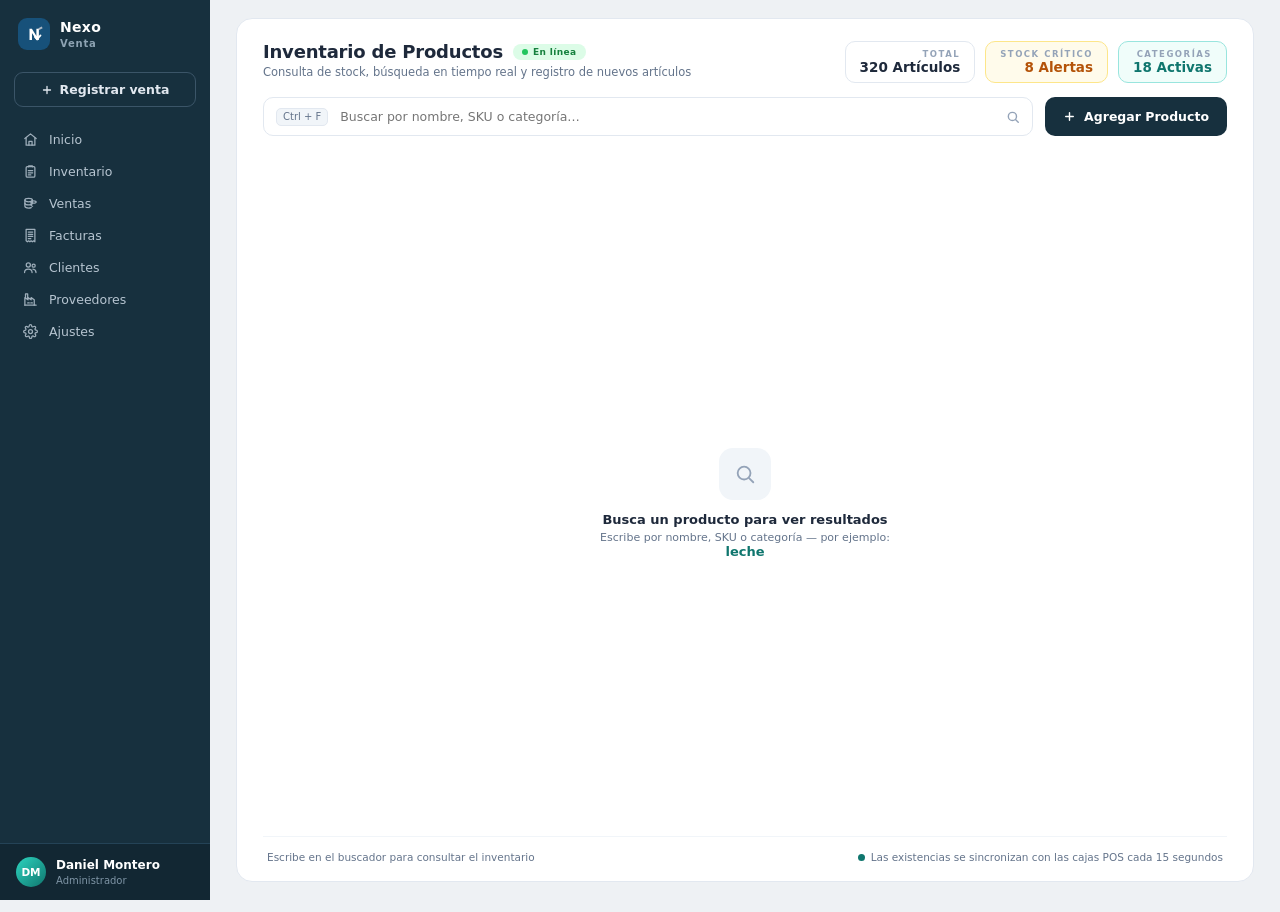
<file: NevoVenta/inventario-producto.html>
<!DOCTYPE html>
<html lang="es">
<head>
<meta charset="UTF-8">
<meta name="viewport" content="width=device-width, initial-scale=1.0">
<title>Nexo POS — Inventario de Productos</title>
<link rel="stylesheet" href="assets/css/base.css">
<style>
/* ============ PÁGINA: PRODUCTOS (BUSCADOR) ============ */
  .nav-wrap.open .submenu{max-height:150px;}
  .sub-item.active{color:#5eead4;background:#16414a;font-weight:600;}

  .page-card{background:var(--card);border:1px solid var(--border);border-radius:16px;padding:22px 26px 14px;min-height:calc(100vh - 36px);display:flex;flex-direction:column;}
  .page-head{display:flex;justify-content:space-between;align-items:flex-start;gap:16px;margin-bottom:14px;flex-wrap:wrap;}
  .title-row{display:flex;align-items:center;gap:10px;}
  .page-head h1{font-size:18px;font-weight:700;letter-spacing:-.2px;}
  .badge-online{display:flex;align-items:center;gap:5px;background:#dcfce7;color:#15803d;font-size:9px;font-weight:700;border-radius:20px;padding:3px 9px;letter-spacing:.4px;}
  .badge-online i{width:6px;height:6px;border-radius:50%;background:#22c55e;animation:pulse 1.6s infinite;}
  @keyframes pulse{0%,100%{opacity:1}50%{opacity:.35}}
  .page-head .sub{font-size:11.5px;color:var(--muted);margin-top:3px;}
  .stats{display:flex;gap:10px;}
  .stat-box{border:1px solid var(--border);border-radius:10px;padding:7px 14px;text-align:right;min-width:100px;}
  .stat-box span{display:block;font-size:8.5px;letter-spacing:1.5px;color:var(--muted-2);font-weight:700;}
  .stat-box b{font-size:13.5px;}
  .stat-warn{background:#fffbeb;border-color:#fde68a;}
  .stat-warn b{color:var(--amber);}
  .stat-ok{background:#f0fdfa;border-color:#99e5de;}
  .stat-ok b{color:var(--teal);}

  .toolbar{display:flex;gap:12px;margin-bottom:12px;}
  .toolbar .search{flex:1;padding:4px 6px 4px 12px;border-radius:10px;font-size:12.5px;}
  .toolbar .search input{font-size:12.5px;padding:7px 4px;}
  .kbd{background:#f1f5f9;border:1px solid var(--border);border-radius:5px;font-size:10px;padding:2.5px 6px;color:var(--muted);white-space:nowrap;font-family:var(--font);}
  .btn-add{background:var(--sidebar);color:#fff;border:none;border-radius:10px;padding:0 18px;font-size:12.5px;font-weight:700;cursor:pointer;display:flex;align-items:center;gap:8px;font-family:var(--font);transition:.15s;}
  .btn-add:hover{background:#0f2230;}

  .filter-row{display:flex;justify-content:space-between;align-items:center;gap:12px;margin-bottom:12px;font-size:11px;color:var(--muted);min-height:24px;}
  .chip{display:none;align-items:center;gap:7px;background:#f0fdfa;border:1px solid #99e5de;color:var(--teal);font-weight:600;border-radius:20px;padding:4px 6px 4px 12px;font-size:11px;}
  .chip button{border:none;background:transparent;color:var(--teal);cursor:pointer;font-size:13px;line-height:1;width:18px;height:18px;border-radius:50%;display:flex;align-items:center;justify-content:center;}
  .chip button:hover{background:#ccfbf1;}
  .result-count{white-space:nowrap;}

  .prod-list{display:flex;flex-direction:column;gap:12px;flex:1;}
  .prod-card{display:flex;align-items:center;gap:14px;background:#fff;border:1px solid var(--border);border-radius:12px;padding:12px 16px;transition:.15s;}
  .prod-card:hover{border-color:#c3d4d2;box-shadow:0 1px 4px rgba(15,118,110,.07);}
  .prod-card.out{border-color:#f3c6c6;background:#fffdfd;}
  .prod-icon{width:46px;height:46px;border-radius:10px;display:flex;flex-direction:column;align-items:center;justify-content:center;gap:2px;flex-shrink:0;}
  .prod-icon small{font-size:6px;letter-spacing:1px;font-weight:800;opacity:.75;}
  .prod-info{flex:1;min-width:0;}
  .prod-title{display:flex;align-items:center;gap:8px;flex-wrap:wrap;}
  .prod-title b{font-size:13.5px;}
  .tag-format{background:#f1f5f9;color:#64748b;font-size:9px;font-weight:600;border-radius:5px;padding:2px 7px;}
  .tag-out{background:var(--red-bg);color:var(--red);font-size:9px;font-weight:700;border-radius:5px;padding:2px 7px;letter-spacing:.5px;}
  .prod-meta{font-size:10.5px;color:var(--muted);margin-top:3px;}
  .prod-meta .price{color:var(--text);font-weight:600;}
  .prod-meta .dot{margin:0 6px;color:var(--muted-2);}
  .prod-side{display:flex;align-items:center;gap:10px;flex-shrink:0;}
  .stock-badge{text-align:right;min-width:96px;}
  .stock-pill{display:inline-block;font-size:10px;font-weight:700;border-radius:20px;padding:3px 10px;}
  .pill-warn{background:var(--amber-bg);color:var(--amber);}
  .pill-out{background:var(--red-bg);color:var(--red);}
  .stock-note{font-size:9px;color:var(--muted-2);margin-top:3px;}
  .stock-note.warn{color:var(--amber);}
  .btn-stock{display:flex;align-items:center;gap:6px;background:var(--sidebar);color:#fff;border:none;border-radius:8px;padding:7px 12px;font-size:11px;font-weight:600;cursor:pointer;font-family:var(--font);transition:.15s;}
  .btn-stock:hover{background:#0f2230;}
  .btn-edit{display:flex;align-items:center;gap:6px;border:1px solid var(--border);background:#fff;border-radius:8px;padding:6px 12px;font-size:11.5px;font-weight:600;color:var(--teal);cursor:pointer;font-family:var(--font);transition:.15s;}
  .btn-edit:hover{background:var(--teal-soft);border-color:var(--teal);}
  .btn-more{border:none;background:transparent;color:var(--muted-2);cursor:pointer;font-size:15px;font-weight:700;letter-spacing:1px;padding:2px 6px;border-radius:6px;line-height:1;}
  .btn-more:hover{background:#f1f5f9;color:var(--text);}

  .empty{display:none;flex:1;flex-direction:column;align-items:center;justify-content:center;text-align:center;color:var(--muted);padding:50px 0;}
  .empty .ic{width:52px;height:52px;border-radius:14px;background:#f1f5f9;color:var(--muted-2);display:flex;align-items:center;justify-content:center;margin-bottom:12px;}
  .empty b{color:var(--text);font-size:13px;display:block;margin-bottom:4px;}
  .empty span{font-size:11px;}

  .page-foot{display:flex;justify-content:space-between;align-items:center;gap:16px;padding:14px 4px 4px;font-size:10.5px;color:var(--muted);border-top:1px solid #f1f5f9;margin-top:10px;flex-wrap:wrap;}
  .foot-note{display:flex;align-items:center;gap:6px;}
  .foot-note .sync{width:7px;height:7px;border-radius:50%;background:var(--teal);animation:pulse 1.6s infinite;}
</style>
</head>
<body>

<main class="main">
  <div class="page-card">
    <div class="page-head">
      <div>
        <div class="title-row">
          <h1>Inventario de Productos</h1>
          <span class="badge-online"><i></i>En línea</span>
        </div>
        <div class="sub">Consulta de stock, búsqueda en tiempo real y registro de nuevos artículos</div>
      </div>
      <div class="stats">
        <div class="stat-box"><span>TOTAL</span><b>320 Artículos</b></div>
        <div class="stat-box stat-warn"><span>STOCK CRÍTICO</span><b>8 Alertas</b></div>
        <div class="stat-box stat-ok"><span>CATEGORÍAS</span><b>18 Activas</b></div>
      </div>
    </div>

    <div class="toolbar">
      <div class="search">
        <span class="kbd">Ctrl + F</span>
        <input type="text" id="prod-search" placeholder="Buscar por nombre, SKU o categoría…" autocomplete="off">
        <svg width="14" height="14" viewBox="0 0 24 24" fill="none" stroke="currentColor" stroke-width="2.4" stroke-linecap="round" style="margin-right:6px;"><circle cx="11" cy="11" r="7"/><path d="m21 21-4.3-4.3"/></svg>
      </div>
      <button class="btn-add" id="btn-add">
        <svg width="13" height="13" viewBox="0 0 24 24" fill="none" stroke="currentColor" stroke-width="2.6" stroke-linecap="round"><path d="M12 5v14M5 12h14"/></svg>
        Agregar Producto
      </button>
    </div>

    <div class="filter-row">
      <span class="chip" id="chip">Filtrado por: <b id="chip-q"></b><button id="chip-x" title="Quitar filtro">×</button></span>
      <span class="result-count" id="count"></span>
    </div>

    <div class="prod-list" id="prod-list">

      <div class="prod-card" data-name="leche alquería entera lácteos alq-ent-001">
        <div class="prod-icon" style="background:#fde8e8;color:#c0392b;">
          <small>LÁCTEOS</small>
          <svg width="17" height="17" viewBox="0 0 24 24" fill="none" stroke="currentColor" stroke-width="2" stroke-linecap="round" stroke-linejoin="round"><path d="M8.5 2.5h7L18 6v14a1.5 1.5 0 0 1-1.5 1.5h-9A1.5 1.5 0 0 1 6 20V6l2.5-3.5z"/><path d="M6 6.5h12"/><path d="M9.5 2.5 8 6M14.5 2.5 16 6"/><path d="M9 11h6"/></svg>
        </div>
        <div class="prod-info">
          <div class="prod-title"><b>Leche Alquería entera</b><span class="tag-format">Bolsa 1.100 ml</span></div>
          <div class="prod-meta">SKU: ALQ-ENT-001<span class="dot">•</span>Precio: <span class="price">$4.300 COP</span></div>
        </div>
        <div class="prod-side">
          <div class="stock-badge">
            <span class="stock-pill pill-warn">2 unidades</span>
            <div class="stock-note warn">Stock mínimo requerido</div>
          </div>
          <button class="btn-edit">
            <svg width="11" height="11" viewBox="0 0 24 24" fill="none" stroke="currentColor" stroke-width="2" stroke-linecap="round" stroke-linejoin="round"><path d="M17 3a2.8 2.8 0 1 1 4 4L7.5 20.5 2 22l1.5-5.5L17 3z"/></svg>
            Editar
          </button>
          <button class="btn-more">⋮</button>
        </div>
      </div>

      <div class="prod-card" data-name="leche alquería deslactosada lácteos alq-des-002">
        <div class="prod-icon" style="background:#dbeafe;color:#1d4ed8;">
          <small>LÁCTEOS</small>
          <svg width="17" height="17" viewBox="0 0 24 24" fill="none" stroke="currentColor" stroke-width="2" stroke-linecap="round" stroke-linejoin="round"><path d="M8.5 2.5h7L18 6v14a1.5 1.5 0 0 1-1.5 1.5h-9A1.5 1.5 0 0 1 6 20V6l2.5-3.5z"/><path d="M6 6.5h12"/><path d="M9.5 2.5 8 6M14.5 2.5 16 6"/><path d="M9 11h6"/></svg>
        </div>
        <div class="prod-info">
          <div class="prod-title"><b>Leche Alquería deslactosada</b><span class="tag-format">Bolsa 1.100 ml</span></div>
          <div class="prod-meta">SKU: ALQ-DES-002<span class="dot">•</span>Precio: <span class="price">$4.600 COP</span></div>
        </div>
        <div class="prod-side">
          <div class="stock-badge">
            <span class="stock-pill pill-warn">3 unidades</span>
            <div class="stock-note warn">Próximo a agotar</div>
          </div>
          <button class="btn-edit">
            <svg width="11" height="11" viewBox="0 0 24 24" fill="none" stroke="currentColor" stroke-width="2" stroke-linecap="round" stroke-linejoin="round"><path d="M17 3a2.8 2.8 0 1 1 4 4L7.5 20.5 2 22l1.5-5.5L17 3z"/></svg>
            Editar
          </button>
          <button class="btn-more">⋮</button>
        </div>
      </div>

      <div class="prod-card out" data-name="leche colanta lácteos col-ent-003">
        <div class="prod-icon" style="background:#dcfce7;color:#15803d;">
          <small>LÁCTEOS</small>
          <svg width="17" height="17" viewBox="0 0 24 24" fill="none" stroke="currentColor" stroke-width="2" stroke-linecap="round" stroke-linejoin="round"><path d="M8.5 2.5h7L18 6v14a1.5 1.5 0 0 1-1.5 1.5h-9A1.5 1.5 0 0 1 6 20V6l2.5-3.5z"/><path d="M6 6.5h12"/><path d="M9.5 2.5 8 6M14.5 2.5 16 6"/><path d="M9 11h6"/></svg>
        </div>
        <div class="prod-info">
          <div class="prod-title"><b>Leche Colanta</b><span class="tag-format">Tetrapak 1.000 ml</span><span class="tag-out">AGOTADO</span></div>
          <div class="prod-meta">SKU: COL-ENT-003<span class="dot">•</span>Precio: <span class="price" style="color:var(--red);">$3.950 COP</span></div>
        </div>
        <div class="prod-side">
          <div class="stock-badge">
            <span class="stock-pill pill-out">0 unidades</span>
            <div class="stock-note">Se agotó esta semana en tienda</div>
          </div>
          <button class="btn-stock">
            <svg width="11" height="11" viewBox="0 0 24 24" fill="none" stroke="currentColor" stroke-width="2" stroke-linecap="round" stroke-linejoin="round"><path d="M21 8 12 3 3 8v8l9 5 9-5V8z"/><path d="M3 8l9 5 9-5M12 13v8"/></svg>
            Pedir Stock
          </button>
          <button class="btn-edit">
            <svg width="11" height="11" viewBox="0 0 24 24" fill="none" stroke="currentColor" stroke-width="2" stroke-linecap="round" stroke-linejoin="round"><path d="M17 3a2.8 2.8 0 1 1 4 4L7.5 20.5 2 22l1.5-5.5L17 3z"/></svg>
            Editar
          </button>
          <button class="btn-more">⋮</button>
        </div>
      </div>

    </div>

    <div class="empty" id="empty">
      <div class="ic">
        <svg width="22" height="22" viewBox="0 0 24 24" fill="none" stroke="currentColor" stroke-width="2" stroke-linecap="round"><circle cx="11" cy="11" r="7"/><path d="m21 21-4.3-4.3"/></svg>
      </div>
      <b>Busca un producto para ver resultados</b>
      <span>Escribe por nombre, SKU o categoría — por ejemplo: <b style="color:var(--teal);">leche</b></span>
    </div>

    <div class="page-foot">
      <span id="foot-count">Mostrando 3 de 3 productos para la búsqueda activa</span>
      <span class="foot-note"><span class="sync"></span>Las existencias se sincronizan con las cajas POS cada 15 segundos</span>
    </div>
  </div>
</main>
<script src="assets/js/sidebar.js"></script>
<script>
  const input = document.getElementById('prod-search');
  const list = document.getElementById('prod-list');
  const empty = document.getElementById('empty');
  const chip = document.getElementById('chip');
  const chipQ = document.getElementById('chip-q');
  const count = document.getElementById('count');
  const foot = document.getElementById('foot-count');

  function apply() {
    const q = input.value.trim().toLowerCase();
    if (!q) {
      chip.style.display = 'none';
      list.style.display = 'none';
      empty.style.display = 'flex';
      count.textContent = '';
      foot.textContent = 'Escribe en el buscador para consultar el inventario';
      return;
    }
    chip.style.display = 'inline-flex';
    chipQ.textContent = `'${input.value.trim()}'`;
    list.style.display = 'flex';
    empty.style.display = 'none';
    let n = 0;
    document.querySelectorAll('.prod-card').forEach(c => {
      const hit = c.textContent.toLowerCase().includes(q) || (c.dataset.name || '').includes(q);
      c.style.display = hit ? '' : 'none';
      if (hit) n++;
    });
    count.textContent = n + (n === 1 ? ' resultado coincidente' : ' resultados coincidentes');
    foot.textContent = `Mostrando ${n} de 3 productos para la búsqueda activa`;
    if (n === 0) { empty.style.display = 'flex'; list.style.display = 'none';
      empty.querySelector('b').textContent = `Sin resultados para "${input.value.trim()}"`;
      empty.querySelector('span').innerHTML = 'Revisa la ortografía o busca por SKU o categoría';
    } else {
      empty.querySelector('b').textContent = 'Busca un producto para ver resultados';
    }
  }
  input.addEventListener('input', apply);
  document.getElementById('chip-x').addEventListener('click', () => { input.value = ''; apply(); input.focus(); });

  // Ctrl + F enfoca el buscador
  document.addEventListener('keydown', e => {
    if ((e.ctrlKey || e.metaKey) && e.key.toLowerCase() === 'f') { e.preventDefault(); input.focus(); }
  });

  document.getElementById('btn-add').addEventListener('click', () => input.focus());
  apply();
</script>
</body>
</html>
</file>
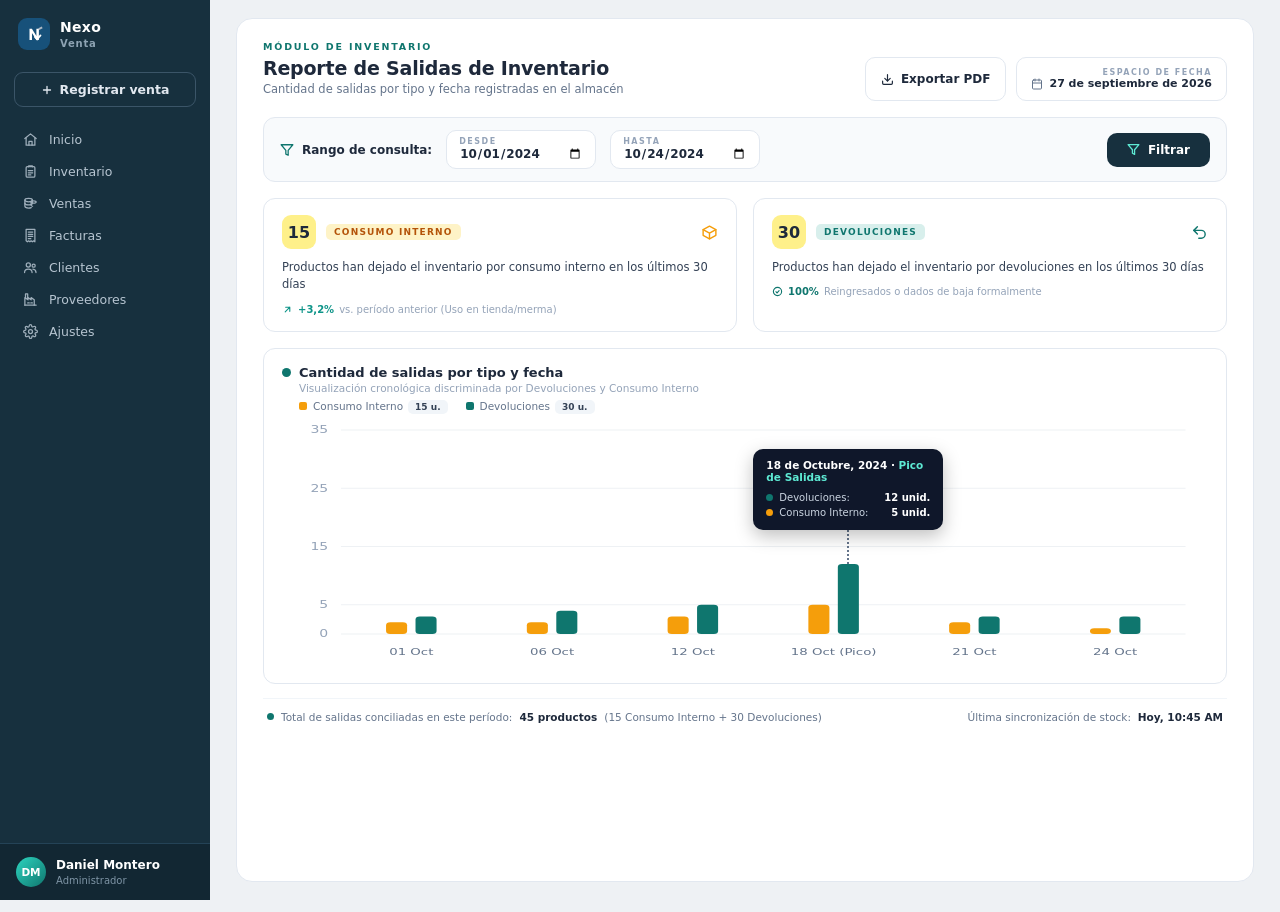
<file: NevoVenta/inventario-reporte.html>
<!DOCTYPE html>
<html lang="es">
<head>
<meta charset="UTF-8">
<meta name="viewport" content="width=device-width, initial-scale=1.0">
<title>Nexo Venta — Reporte de Salidas de Inventario</title>
<link rel="stylesheet" href="assets/css/base.css">
<style>
/* ============ PÁGINA: REPORTE DE SALIDAS ============ */
  .nav-wrap.open .submenu{max-height:150px;}
  .sub-item.active{color:#5eead4;background:#16414a;font-weight:600;}

  .page-card{background:var(--card);border:1px solid var(--border);border-radius:16px;padding:22px 26px 14px;min-height:calc(100vh - 36px);display:flex;flex-direction:column;}
  .crumb{font-size:9.5px;letter-spacing:1.8px;color:var(--teal);font-weight:700;margin-bottom:5px;}
  .page-head{display:flex;justify-content:space-between;align-items:flex-start;gap:16px;margin-bottom:16px;flex-wrap:wrap;}
  .page-head h1{font-size:19px;font-weight:700;letter-spacing:-.2px;}
  .page-head .sub{font-size:11.5px;color:var(--muted);margin-top:3px;}
  .head-actions{display:flex;gap:10px;align-items:stretch;}
  .btn-export{display:flex;align-items:center;gap:7px;background:#fff;border:1px solid var(--border);border-radius:10px;padding:0 15px;font-size:12px;font-weight:600;color:var(--text);cursor:pointer;font-family:var(--font);transition:.15s;height:44px;}
  .btn-export:hover{border-color:var(--teal);color:var(--teal);}
  .date-space{background:#fff;border:1px solid var(--border);border-radius:10px;padding:6px 14px;text-align:right;height:44px;display:flex;flex-direction:column;justify-content:center;}
  .date-space span{font-size:8px;letter-spacing:1.5px;color:var(--muted-2);font-weight:700;}
  .date-space b{font-size:11px;display:flex;align-items:center;gap:6px;}

  .filter-row{display:flex;align-items:center;gap:14px;background:#f8fafc;border:1px solid var(--border);border-radius:12px;padding:12px 16px;margin-bottom:16px;flex-wrap:wrap;}
  .filter-label{display:flex;align-items:center;gap:8px;font-size:12px;font-weight:700;color:var(--text);}
  .date-box{background:#fff;border:1px solid var(--border);border-radius:10px;padding:6px 12px;min-width:150px;}
  .date-box > span{display:block;font-size:8px;letter-spacing:1.5px;color:var(--muted-2);font-weight:700;}
  .date-box input{border:none;outline:none;font-family:var(--font);font-weight:700;font-size:12px;color:var(--text);background:transparent;width:100%;color-scheme:light;}
  .btn-filter{display:flex;align-items:center;gap:8px;background:var(--sidebar);color:#fff;border:none;border-radius:10px;padding:10px 20px;font-size:12px;font-weight:700;cursor:pointer;font-family:var(--font);transition:.15s;margin-left:auto;}
  .btn-filter:hover{background:#0f2230;}
  .btn-filter.flash{background:var(--teal);}

  .kpi-row{display:grid;grid-template-columns:1fr 1fr;gap:16px;margin-bottom:16px;}
  .kpi-card{background:#fff;border:1px solid var(--border);border-radius:12px;padding:16px 18px;}
  .kpi-top{display:flex;align-items:center;gap:10px;margin-bottom:10px;}
  .kpi-num{width:34px;height:34px;border-radius:9px;background:#fef08a;color:#1e293b;font-size:16px;font-weight:800;display:flex;align-items:center;justify-content:center;flex-shrink:0;}
  .kpi-tag{font-size:9px;font-weight:700;letter-spacing:1.2px;border-radius:5px;padding:3px 8px;}
  .tag-consumo{background:var(--amber-bg);color:var(--amber);}
  .tag-devol{background:var(--teal-soft);color:var(--teal);}
  .kpi-top svg{margin-left:auto;}
  .kpi-card p{font-size:11.5px;color:#334155;line-height:1.5;}
  .kpi-foot{font-size:10px;margin-top:10px;display:flex;align-items:center;gap:5px;}
  .kpi-foot.up{color:#0d9488;font-weight:600;}
  .kpi-foot.ok{color:var(--teal);font-weight:600;}

  .chart-card{background:#fff;border:1px solid var(--border);border-radius:12px;padding:16px 18px;margin-bottom:14px;}
  .chart-title{display:flex;align-items:center;gap:8px;font-size:13px;font-weight:700;}
  .chart-title i{width:9px;height:9px;border-radius:50%;background:var(--teal);flex-shrink:0;}
  .chart-card .card-sub{font-size:10.5px;color:var(--muted-2);margin:2px 0 6px 17px;}
  .chart-legend{display:flex;gap:18px;font-size:10.5px;color:var(--muted);margin:4px 0 2px 17px;align-items:center;flex-wrap:wrap;}
  .legend-dot{width:8px;height:8px;border-radius:2px;display:inline-block;margin-right:6px;vertical-align:0;}
  .legend-val{background:#f1f5f9;color:#334155;font-size:9px;font-weight:700;border-radius:5px;padding:2px 7px;margin-left:5px;}
  #chart{width:100%;height:250px;}
  .bar{transition:opacity .15s;}
  .bar:hover{opacity:.75;}
  .chart-wrap{position:relative;}
  .tooltip{position:fixed;pointer-events:none;background:#0f172a;color:#fff;font-size:11px;padding:6px 9px;border-radius:7px;opacity:0;transition:opacity .12s;z-index:50;white-space:nowrap;}
  .peak-tip{position:absolute;background:#0f172a;color:#fff;border-radius:10px;padding:10px 13px;font-size:10px;z-index:10;width:190px;box-shadow:0 6px 18px rgba(0,0,0,.25);}
  .peak-tip .pt-title{font-weight:700;font-size:10.5px;margin-bottom:7px;}
  .peak-tip .pt-title span{color:#5eead4;font-weight:600;}
  .peak-tip .pt-row{display:flex;align-items:center;gap:6px;padding:2px 0;color:#cbd5e1;}
  .peak-tip .pt-row b{margin-left:auto;color:#fff;}
  .pt-dot{width:7px;height:7px;border-radius:50%;flex-shrink:0;}
  .pt-line{position:absolute;width:0;border-left:2px dotted #64748b;z-index:9;}

  .page-foot{display:flex;justify-content:space-between;align-items:center;gap:16px;padding:12px 4px 4px;font-size:10.5px;color:var(--muted);border-top:1px solid #f1f5f9;flex-wrap:wrap;}
  .foot-total{display:flex;align-items:center;gap:7px;}
  .foot-total b{color:var(--text);}
  .foot-total .ft-dot{width:7px;height:7px;border-radius:50%;background:var(--teal);}
  .toast{position:fixed;bottom:24px;left:50%;transform:translateX(-50%) translateY(80px);background:var(--sidebar);color:#fff;font-size:12px;font-weight:600;padding:11px 20px;border-radius:10px;transition:transform .25s;z-index:99;display:flex;align-items:center;gap:8px;}
  .toast.show{transform:translateX(-50%) translateY(0);}
</style>
</head>
<body>

<main class="main">
  <div class="page-card">
    <div class="crumb">MÓDULO DE INVENTARIO</div>
    <div class="page-head">
      <div>
        <h1>Reporte de Salidas de Inventario</h1>
        <div class="sub">Cantidad de salidas por tipo y fecha registradas en el almacén</div>
      </div>
      <div class="head-actions">
        <button class="btn-export" id="btn-export">
          <svg width="13" height="13" viewBox="0 0 24 24" fill="none" stroke="currentColor" stroke-width="2.2" stroke-linecap="round" stroke-linejoin="round"><path d="M21 15v4a2 2 0 0 1-2 2H5a2 2 0 0 1-2-2v-4M7 10l5 5 5-5M12 15V3"/></svg>
          Exportar PDF
        </button>
        <div class="date-space">
          <span>ESPACIO DE FECHA</span>
          <b>
            <svg width="12" height="12" viewBox="0 0 24 24" fill="none" stroke="#64748b" stroke-width="2" stroke-linecap="round"><rect x="3" y="4" width="18" height="18" rx="2"/><path d="M16 2v4M8 2v4M3 10h18"/></svg>
            27 de septiembre de 2026
          </b>
        </div>
      </div>
    </div>

    <div class="filter-row">
      <span class="filter-label">
        <svg width="14" height="14" viewBox="0 0 24 24" fill="none" stroke="#0f766e" stroke-width="2.2" stroke-linecap="round" stroke-linejoin="round"><path d="M22 3H2l8 9.5V19l4 2v-8.5L22 3z"/></svg>
        Rango de consulta:
      </span>
      <div class="date-box"><span>DESDE</span><input type="date" value="2024-10-01"></div>
      <div class="date-box"><span>HASTA</span><input type="date" value="2024-10-24"></div>
      <button class="btn-filter" id="btn-filter">
        <svg width="13" height="13" viewBox="0 0 24 24" fill="none" stroke="#5eead4" stroke-width="2.4" stroke-linecap="round" stroke-linejoin="round"><path d="M22 3H2l8 9.5V19l4 2v-8.5L22 3z"/></svg>
        Filtrar
      </button>
    </div>

    <div class="kpi-row">
      <div class="kpi-card">
        <div class="kpi-top">
          <span class="kpi-num">15</span>
          <span class="kpi-tag tag-consumo">CONSUMO INTERNO</span>
          <svg width="17" height="17" viewBox="0 0 24 24" fill="none" stroke="#f59e0b" stroke-width="2" stroke-linecap="round" stroke-linejoin="round"><path d="M21 8 12 3 3 8v8l9 5 9-5V8z"/><path d="M3 8l9 5 9-5M12 13v8"/></svg>
        </div>
        <p>Productos han dejado el inventario por consumo interno en los últimos 30 días</p>
        <div class="kpi-foot up">
          <svg width="11" height="11" viewBox="0 0 24 24" fill="none" stroke="currentColor" stroke-width="2.4" stroke-linecap="round" stroke-linejoin="round"><path d="M7 17 17 7M8 7h9v9"/></svg>
          +3,2% <span style="color:#94a3b8;font-weight:500;">vs. período anterior (Uso en tienda/merma)</span>
        </div>
      </div>
      <div class="kpi-card">
        <div class="kpi-top">
          <span class="kpi-num">30</span>
          <span class="kpi-tag tag-devol">DEVOLUCIONES</span>
          <svg width="17" height="17" viewBox="0 0 24 24" fill="none" stroke="#0f766e" stroke-width="2" stroke-linecap="round" stroke-linejoin="round"><path d="M9 14 4 9l5-5"/><path d="M4 9h10.5a5.5 5.5 0 0 1 0 11H11"/></svg>
        </div>
        <p>Productos han dejado el inventario por devoluciones en los últimos 30 días</p>
        <div class="kpi-foot ok">
          <svg width="11" height="11" viewBox="0 0 24 24" fill="none" stroke="currentColor" stroke-width="2.4" stroke-linecap="round"><circle cx="12" cy="12" r="9"/><path d="m8.5 12.5 2.5 2.5 4.5-5"/></svg>
          100% <span style="color:#94a3b8;font-weight:500;">Reingresados o dados de baja formalmente</span>
        </div>
      </div>
    </div>

    <div class="chart-card">
      <div class="chart-title"><i></i>Cantidad de salidas por tipo y fecha</div>
      <div class="card-sub">Visualización cronológica discriminada por Devoluciones y Consumo Interno</div>
      <div class="chart-legend">
        <span><span class="legend-dot" style="background:#f59e0b;"></span>Consumo Interno<span class="legend-val">15 u.</span></span>
        <span><span class="legend-dot" style="background:#0f766e;"></span>Devoluciones<span class="legend-val">30 u.</span></span>
      </div>
      <div class="chart-wrap" id="chart-wrap">
        <svg id="chart" viewBox="0 0 660 250" preserveAspectRatio="none"></svg>
        <div class="peak-tip" id="peak-tip">
          <div class="pt-title">18 de Octubre, 2024 · <span>Pico de Salidas</span></div>
          <div class="pt-row"><span class="pt-dot" style="background:#0f766e;"></span>Devoluciones:<b>12 unid.</b></div>
          <div class="pt-row"><span class="pt-dot" style="background:#f59e0b;"></span>Consumo Interno:<b>5 unid.</b></div>
        </div>
        <div class="pt-line" id="pt-line"></div>
      </div>
    </div>

    <div class="page-foot">
      <span class="foot-total"><span class="ft-dot"></span>Total de salidas conciliadas en este período: <b>45 productos</b> (15 Consumo Interno + 30 Devoluciones)</span>
      <span>Última sincronización de stock: &nbsp;<b style="color:var(--text);" id="sync-time">Hoy, 10:45 AM</b></span>
    </div>
  </div>
  <div class="toast" id="toast"></div>
</main>
<script src="assets/js/sidebar.js"></script>
<script>
  // ===== Gráfico: salidas por tipo y fecha (Consumo Interno / Devoluciones) =====
  const data = [
    {m:'01 Oct', a:2, d:3}, {m:'06 Oct', a:2, d:4}, {m:'12 Oct', a:3, d:5},
    {m:'18 Oct (Pico)', a:5, d:12}, {m:'21 Oct', a:2, d:3}, {m:'24 Oct', a:1, d:3},
  ];
  const svg = document.getElementById('chart');
  const W = 660, H = 250, padL = 42, padB = 30, padT = 16;
  const max = 35;
  const innerW = W - padL - 16, innerH = H - padT - padB;
  const groupW = innerW / data.length, barW = Math.min(15, groupW * 0.2);
  const y = v => padT + innerH - (v / max) * innerH;
  let out = '';
  [0, 5, 15, 25, 35].forEach(v => {
    out += `<line x1="${padL}" y1="${y(v)}" x2="${W-16}" y2="${y(v)}" stroke="#eef1f4" stroke-width="1"/>`;
    out += `<text x="${padL-9}" y="${y(v)+3.5}" text-anchor="end" font-size="10" fill="#94a3b8">${v}</text>`;
  });
  data.forEach((d, i) => {
    const gx = padL + i * groupW + groupW / 2;
    out += `<rect class="bar" data-m="${d.m}" data-t="Consumo Interno" data-val="${d.a}" x="${gx-barW-3}" y="${y(d.a)}" width="${barW}" height="${padT+innerH-y(d.a)}" rx="3" fill="#f59e0b"${i===3?' id="peak-a"':''}/>`;
    out += `<rect class="bar" data-m="${d.m}" data-t="Devoluciones" data-val="${d.d}" x="${gx+3}" y="${y(d.d)}" width="${barW}" height="${padT+innerH-y(d.d)}" rx="3" fill="#0f766e"${i===3?' id="peak-d"':''}/>`;
    out += `<text x="${gx}" y="${H-9}" text-anchor="middle" font-size="9.5" fill="#64748b">${d.m}</text>`;
  });
  svg.innerHTML = out;

  // Tooltip flotante al pasar el cursor sobre las barras
  const tooltip = document.createElement('div');
  tooltip.className = 'tooltip';
  document.body.appendChild(tooltip);
  svg.addEventListener('mousemove', e => {
    const bar = e.target.closest('.bar');
    if (!bar) { tooltip.style.opacity = 0; return; }
    tooltip.innerHTML = `<b>${bar.dataset.m}</b> · ${bar.dataset.t}: ${bar.dataset.val} unid.`;
    tooltip.style.opacity = 1;
    tooltip.style.left = (e.clientX + 12) + 'px';
    tooltip.style.top = (e.clientY - 34) + 'px';
  });
  svg.addEventListener('mouseleave', () => tooltip.style.opacity = 0);

  // Tarjeta de tooltip fija sobre el pico (18 Oct)
  function placePeak() {
    const wrap = document.getElementById('chart-wrap');
    const bar = document.getElementById('peak-d');
    const tip = document.getElementById('peak-tip');
    const line = document.getElementById('pt-line');
    const wr = wrap.getBoundingClientRect(), br = bar.getBoundingClientRect();
    const tipW = 190, gap = 34;
    let left = br.left - wr.left + br.width/2 - tipW/2;
    left = Math.max(4, Math.min(left, wr.width - tipW - 4));
    const tipH = tip.offsetHeight || 74;
    tip.style.left = left + 'px';
    tip.style.top = (br.top - wr.top - tipH - gap) + 'px';
    line.style.left = (br.left - wr.left + br.width/2 - 1) + 'px';
    line.style.top = (br.top - wr.top - gap) + 'px';
    line.style.height = gap + 'px';
  }
  window.addEventListener('load', placePeak);
  window.addEventListener('resize', placePeak);
  setTimeout(placePeak, 300);

  // Botón Filtrar: feedback visual + actualiza hora de sincronización
  document.getElementById('btn-filter').addEventListener('click', function() {
    this.classList.add('flash');
    setTimeout(() => this.classList.remove('flash'), 500);
    const t = new Date();
    const hh = t.getHours(), mm = String(t.getMinutes()).padStart(2,'0');
    const ampm = hh >= 12 ? 'PM' : 'AM';
    document.getElementById('sync-time').textContent =
      `Hoy, ${((hh+11)%12)+1}:${mm} ${ampm}`;
    showToast('Rango de fechas aplicado a la vista');
  });

  // Exportar PDF: toast informativo (prototipo no funcional)
  document.getElementById('btn-export').addEventListener('click', () =>
    showToast('La exportación está deshabilitada en el prototipo'));

  let toastTimer;
  function showToast(msg) {
    const toast = document.getElementById('toast');
    toast.innerHTML = `<svg width="13" height="13" viewBox="0 0 24 24" fill="none" stroke="#5eead4" stroke-width="2.4" stroke-linecap="round"><circle cx="12" cy="12" r="9"/><path d="M12 8h.01M12 11v5"/></svg> ${msg}`;
    toast.classList.add('show');
    clearTimeout(toastTimer);
    toastTimer = setTimeout(() => toast.classList.remove('show'), 2600);
  }
</script>
</body>
</html>
</file>
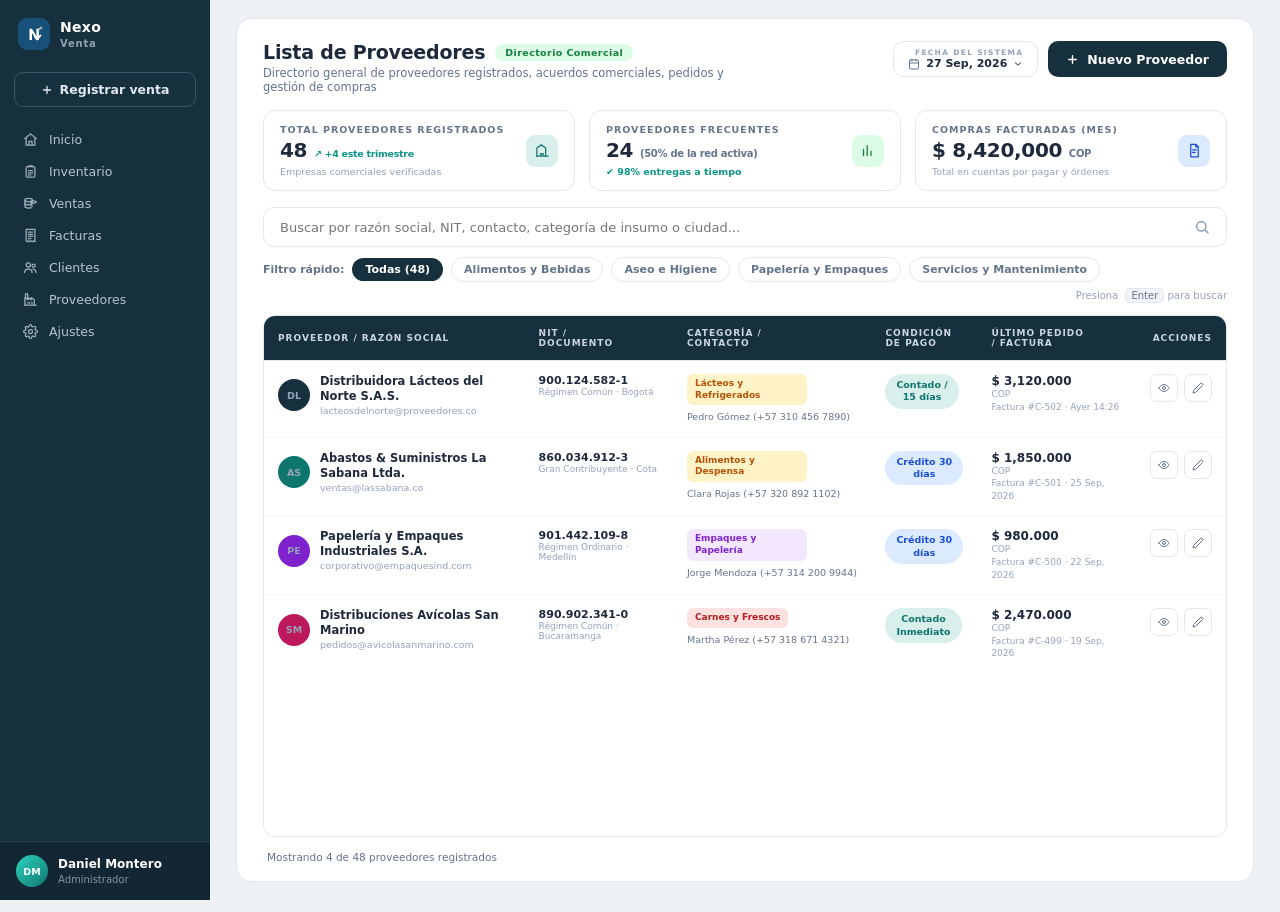
<file: NevoVenta/proveedores-lista.html>
<!DOCTYPE html>
<html lang="es">
<head>
<meta charset="UTF-8">
<meta name="viewport" content="width=device-width, initial-scale=1.0">
<title>Nexo Venta — Lista de Proveedores</title>
<link rel="stylesheet" href="assets/css/base.css">
<style>
/* ============ PÁGINA: LISTA DE PROVEEDORES ============ */
  .submenu{visibility:hidden;transition:max-height .25s ease, visibility 0s linear .25s;}
  .nav-wrap:hover .submenu,.nav-wrap:focus-within .submenu{visibility:visible;transition:max-height .25s ease;}

  .page-card{background:var(--card);border:1px solid var(--border);border-radius:16px;padding:22px 26px 14px;min-height:calc(100vh - 36px);display:flex;flex-direction:column;}
  .page-head{display:flex;justify-content:space-between;align-items:flex-start;gap:16px;margin-bottom:16px;flex-wrap:wrap;}
  .title-row{display:flex;align-items:center;gap:10px;}
  .page-head h1{font-size:19px;font-weight:700;letter-spacing:-.2px;}
  .badge-dian{background:#dcfce7;color:#15803d;font-size:9.5px;font-weight:700;border-radius:20px;padding:3px 10px;letter-spacing:.4px;}
  .page-head .sub{font-size:11.5px;color:var(--muted);margin-top:3px;max-width:480px;}
  .head-actions{display:flex;gap:10px;align-items:stretch;}
  .date-box-sm{background:#fff;border:1px solid var(--border);border-radius:10px;padding:6px 14px;text-align:right;}
  .date-box-sm span{display:block;font-size:7.5px;letter-spacing:1.3px;color:var(--muted-2);font-weight:700;}
  .date-box-sm b{font-size:11px;display:flex;align-items:center;gap:6px;justify-content:flex-end;}
  .btn-new{background:var(--sidebar);color:#fff;border:none;border-radius:10px;padding:0 18px;font-size:12.5px;font-weight:700;cursor:pointer;display:flex;align-items:center;gap:8px;font-family:var(--font);transition:.15s;}
  .btn-new:hover{background:#0f2230;}

  .kpis{display:grid;grid-template-columns:repeat(3,1fr);gap:14px;margin-bottom:16px;}
  .kpi{background:#fff;border:1px solid var(--border);border-radius:12px;padding:13px 16px;display:flex;justify-content:space-between;align-items:center;}
  .kpi-label{font-size:9.5px;letter-spacing:1px;color:var(--muted);font-weight:700;}
  .kpi-value{font-size:20px;font-weight:800;margin-top:3px;letter-spacing:-.3px;}
  .kpi-value small{font-size:10px;font-weight:600;color:var(--muted);}
  .kpi-foot{font-size:9.5px;color:#0d9488;font-weight:700;margin-top:3px;}
  .kpi-foot.dim{color:var(--muted-2);font-weight:500;}
  .kpi-icon{width:32px;height:32px;border-radius:9px;display:flex;align-items:center;justify-content:center;flex-shrink:0;}

  .search-big{display:flex;align-items:center;gap:10px;background:#fff;border:1px solid var(--border);border-radius:11px;padding:11px 16px;color:var(--muted-2);margin-bottom:10px;}
  .search-big input{border:none;outline:none;font-family:var(--font);font-size:13px;flex:1;background:transparent;color:var(--text);}
  .filter-row{display:flex;align-items:center;gap:8px;font-size:11px;color:var(--muted);margin-bottom:14px;flex-wrap:wrap;}
  .chip-fill{background:var(--sidebar);color:#fff;border-radius:20px;padding:5px 13px;font-size:11px;font-weight:700;font-family:var(--font);border:none;cursor:pointer;transition:.15s;}
  .f-chip2{background:#fff;border:1px solid var(--border);font-family:var(--font);font-size:11px;font-weight:600;color:var(--muted);cursor:pointer;padding:5px 12px;border-radius:20px;transition:.15s;}
  .f-chip2:hover{border-color:var(--teal);color:var(--teal);}
  .filter-hint{margin-left:auto;font-size:10px;color:var(--muted-2);}
  .filter-hint .kbd{margin-left:4px;}

  .table-wrap{background:#fff;border:1px solid var(--border);border-radius:12px;overflow:hidden;flex:1;}
  table{width:100%;border-collapse:collapse;}
  thead th{background:var(--sidebar);color:#cbd5e1;font-size:9px;letter-spacing:1px;font-weight:700;text-align:left;padding:12px 14px;white-space:nowrap;}
  tbody td{padding:13px 14px;border-bottom:1px solid #f1f5f9;font-size:11px;vertical-align:top;}
  tbody tr{transition:background .12s;}
  tbody tr:hover{background:#f8fafc;}
  tbody tr:last-child td{border-bottom:none;}
  .cell-prov{display:flex;align-items:center;gap:10px;}
  .avatar{width:32px;height:32px;border-radius:50%;color:#fff;font-size:9.5px;font-weight:800;display:flex;align-items:center;justify-content:center;flex-shrink:0;}
  .cell-prov b{display:block;font-size:11.5px;line-height:1.3;max-width:190px;}
  .cell-prov span{font-size:9.5px;color:var(--muted-2);}
  .nit-main{font-weight:700;}
  .nit-sub{font-size:9px;color:var(--muted-2);max-width:120px;}
  .cat-tag{display:inline-block;font-size:9px;font-weight:700;border-radius:6px;padding:4px 8px;line-height:1.3;max-width:120px;}
  .cat-lact{background:#fef3c7;color:#b45309;}
  .cat-alim{background:#fef3c7;color:#b45309;}
  .cat-emp{background:#f3e8ff;color:#7e22ce;}
  .cat-carn{background:#fee2e2;color:#b91c1c;}
  .contact{font-size:9.5px;color:var(--muted);margin-top:5px;line-height:1.4;}
  .pay-pill{display:inline-block;font-size:9.5px;font-weight:700;border-radius:20px;padding:5px 11px;line-height:1.3;text-align:center;}
  .pay-cont{background:var(--teal-soft);color:var(--teal);}
  .pay-cred{background:#dbeafe;color:#1d4ed8;}
  .last-order b{display:block;font-size:12px;}
  .last-order span{font-size:9px;color:var(--muted-2);line-height:1.4;display:block;max-width:130px;}
  .row-actions{display:flex;gap:6px;justify-content:flex-end;}
  .icon-btn2{width:28px;height:28px;border:1px solid var(--border);background:#fff;border-radius:7px;color:var(--muted);cursor:pointer;display:flex;align-items:center;justify-content:center;transition:.15s;}
  .icon-btn2:hover{border-color:var(--teal);color:var(--teal);background:#f0fdfa;}

  .page-foot{display:flex;justify-content:space-between;align-items:center;gap:16px;padding:14px 4px 4px;font-size:10.5px;color:var(--muted);flex-wrap:wrap;}
  .toast{position:fixed;bottom:24px;left:50%;transform:translateX(-50%) translateY(80px);background:var(--sidebar);color:#fff;font-size:12px;font-weight:600;padding:11px 20px;border-radius:10px;transition:transform .25s;z-index:99;}
  .toast.show{transform:translateX(-50%) translateY(0);}
</style>
</head>
<body>

<main class="main">
  <div class="page-card">
    <div class="page-head">
      <div>
        <div class="title-row">
          <h1>Lista de Proveedores</h1>
          <span class="badge-dian">Directorio Comercial</span>
        </div>
        <div class="sub">Directorio general de proveedores registrados, acuerdos comerciales, pedidos y gestión de compras</div>
      </div>
      <div class="head-actions">
        <div class="date-box-sm">
          <span>FECHA DEL SISTEMA</span>
          <b>
            <svg width="12" height="12" viewBox="0 0 24 24" fill="none" stroke="#64748b" stroke-width="2" stroke-linecap="round"><rect x="3" y="4" width="18" height="18" rx="2"/><path d="M16 2v4M8 2v4M3 10h18"/></svg>
            27 Sep, 2026
            <svg width="10" height="10" viewBox="0 0 24 24" fill="none" stroke="#64748b" stroke-width="2.6" stroke-linecap="round"><path d="m6 9 6 6 6-6"/></svg>
          </b>
        </div>
        <button class="btn-new" id="btn-new">
          <svg width="13" height="13" viewBox="0 0 24 24" fill="none" stroke="currentColor" stroke-width="2.6" stroke-linecap="round"><path d="M12 5v14M5 12h14"/></svg>
          Nuevo Proveedor
        </button>
      </div>
    </div>

    <div class="kpis">
      <div class="kpi">
        <div>
          <div class="kpi-label">TOTAL PROVEEDORES REGISTRADOS</div>
          <div class="kpi-value">48 <span class="kpi-foot" style="display:inline;">↗ +4 este trimestre</span></div>
          <div class="kpi-foot dim">Empresas comerciales verificadas</div>
        </div>
        <div class="kpi-icon" style="background:var(--teal-soft);color:var(--teal);">
          <svg width="15" height="15" viewBox="0 0 24 24" fill="none" stroke="currentColor" stroke-width="2" stroke-linecap="round" stroke-linejoin="round"><path d="M3 21V8l7-5 7 5v13"/><path d="M3 21h18M9 21v-4h4v4"/></svg>
        </div>
      </div>
      <div class="kpi">
        <div>
          <div class="kpi-label">PROVEEDORES FRECUENTES</div>
          <div class="kpi-value">24 <small>(50% de la red activa)</small></div>
          <div class="kpi-foot">✔ 98% entregas a tiempo</div>
        </div>
        <div class="kpi-icon" style="background:#dcfce7;color:#15803d;">
          <svg width="15" height="15" viewBox="0 0 24 24" fill="none" stroke="currentColor" stroke-width="2" stroke-linecap="round"><path d="M4 20V10M10 20V4M16 20v-7"/></svg>
        </div>
      </div>
      <div class="kpi">
        <div>
          <div class="kpi-label">COMPRAS FACTURADAS (MES)</div>
          <div class="kpi-value">$ 8,420,000 <small>COP</small></div>
          <div class="kpi-foot dim">Total en cuentas por pagar y órdenes</div>
        </div>
        <div class="kpi-icon" style="background:#dbeafe;color:#1d4ed8;">
          <svg width="15" height="15" viewBox="0 0 24 24" fill="none" stroke="currentColor" stroke-width="2" stroke-linecap="round" stroke-linejoin="round"><path d="M6 2h8l4 4v16H6z"/><path d="M14 2v4h4M9 11h6M9 15h4"/></svg>
        </div>
      </div>
    </div>

    <div class="search-big">
      <input type="text" id="prov-search" placeholder="Buscar por razón social, NIT, contacto, categoría de insumo o ciudad..." autocomplete="off">
      <svg width="16" height="16" viewBox="0 0 24 24" fill="none" stroke="currentColor" stroke-width="2.4" stroke-linecap="round"><circle cx="11" cy="11" r="7"/><path d="m21 21-4.3-4.3"/></svg>
    </div>

    <div class="filter-row">
      <span style="font-weight:600;">Filtro rápido:</span>
      <button class="chip-fill">Todas (48)</button>
      <button class="f-chip2">Alimentos y Bebidas</button>
      <button class="f-chip2">Aseo e Higiene</button>
      <button class="f-chip2">Papelería y Empaques</button>
      <button class="f-chip2">Servicios y Mantenimiento</button>
      <span class="filter-hint">Presiona <span class="kbd">Enter</span> para buscar</span>
    </div>

    <div class="table-wrap">
      <table>
        <thead>
          <tr><th>PROVEEDOR / RAZÓN SOCIAL</th><th>NIT /<br>DOCUMENTO</th><th>CATEGORÍA /<br>CONTACTO</th><th>CONDICIÓN<br>DE PAGO</th><th>ÚLTIMO PEDIDO<br>/ FACTURA</th><th style="text-align:right;">ACCIONES</th></tr>
        </thead>
        <tbody id="prov-tbody">
          <tr>
            <td><div class="cell-prov"><span class="avatar" style="background:#16303e;">DL</span><div><b>Distribuidora Lácteos del Norte S.A.S.</b><span>lacteosdelnorte@proveedores.co</span></div></div></td>
            <td><div class="nit-main">900.124.582-1</div><div class="nit-sub">Régimen Común · Bogotá</div></td>
            <td><span class="cat-tag cat-lact">Lácteos y Refrigerados</span><div class="contact">Pedro Gómez (+57 310 456 7890)</div></td>
            <td><span class="pay-pill pay-cont">Contado /<br>15 días</span></td>
            <td><div class="last-order"><b>$ 3,120.000</b><span>COP<br>Factura #C-502 · Ayer 14:26</span></div></td>
            <td><div class="row-actions">
              <button class="icon-btn2 act-view" title="Ver"><svg width="12" height="12" viewBox="0 0 24 24" fill="none" stroke="currentColor" stroke-width="2" stroke-linecap="round" stroke-linejoin="round"><path d="M2 12s3.5-7 10-7 10 7 10 7-3.5 7-10 7-10-7-10-7z"/><circle cx="12" cy="12" r="3"/></svg></button>
              <button class="icon-btn2 act-edit" title="Editar"><svg width="12" height="12" viewBox="0 0 24 24" fill="none" stroke="currentColor" stroke-width="2" stroke-linecap="round" stroke-linejoin="round"><path d="M17 3a2.8 2.8 0 1 1 4 4L7.5 20.5 2 22l1.5-5.5L17 3z"/></svg></button>
            </div></td>
          </tr>
          <tr>
            <td><div class="cell-prov"><span class="avatar" style="background:#0f766e;">AS</span><div><b>Abastos &amp; Suministros La Sabana Ltda.</b><span>ventas@lassabana.co</span></div></div></td>
            <td><div class="nit-main">860.034.912-3</div><div class="nit-sub">Gran Contribuyente · Cota</div></td>
            <td><span class="cat-tag cat-alim">Alimentos y Despensa</span><div class="contact">Clara Rojas (+57 320 892 1102)</div></td>
            <td><span class="pay-pill pay-cred">Crédito 30<br>días</span></td>
            <td><div class="last-order"><b>$ 1,850.000</b><span>COP<br>Factura #C-501 · 25 Sep, 2026</span></div></td>
            <td><div class="row-actions">
              <button class="icon-btn2 act-view" title="Ver"><svg width="12" height="12" viewBox="0 0 24 24" fill="none" stroke="currentColor" stroke-width="2" stroke-linecap="round" stroke-linejoin="round"><path d="M2 12s3.5-7 10-7 10 7 10 7-3.5 7-10 7-10-7-10-7z"/><circle cx="12" cy="12" r="3"/></svg></button>
              <button class="icon-btn2 act-edit" title="Editar"><svg width="12" height="12" viewBox="0 0 24 24" fill="none" stroke="currentColor" stroke-width="2" stroke-linecap="round" stroke-linejoin="round"><path d="M17 3a2.8 2.8 0 1 1 4 4L7.5 20.5 2 22l1.5-5.5L17 3z"/></svg></button>
            </div></td>
          </tr>
          <tr>
            <td><div class="cell-prov"><span class="avatar" style="background:#7e22ce;">PE</span><div><b>Papelería y Empaques Industriales S.A.</b><span>corporativo@empaquesind.com</span></div></div></td>
            <td><div class="nit-main">901.442.109-8</div><div class="nit-sub">Régimen Ordinario · Medellín</div></td>
            <td><span class="cat-tag cat-emp">Empaques y Papelería</span><div class="contact">Jorge Mendoza (+57 314 200 9944)</div></td>
            <td><span class="pay-pill pay-cred">Crédito 30<br>días</span></td>
            <td><div class="last-order"><b>$ 980.000</b><span>COP<br>Factura #C-500 · 22 Sep, 2026</span></div></td>
            <td><div class="row-actions">
              <button class="icon-btn2 act-view" title="Ver"><svg width="12" height="12" viewBox="0 0 24 24" fill="none" stroke="currentColor" stroke-width="2" stroke-linecap="round" stroke-linejoin="round"><path d="M2 12s3.5-7 10-7 10 7 10 7-3.5 7-10 7-10-7-10-7z"/><circle cx="12" cy="12" r="3"/></svg></button>
              <button class="icon-btn2 act-edit" title="Editar"><svg width="12" height="12" viewBox="0 0 24 24" fill="none" stroke="currentColor" stroke-width="2" stroke-linecap="round" stroke-linejoin="round"><path d="M17 3a2.8 2.8 0 1 1 4 4L7.5 20.5 2 22l1.5-5.5L17 3z"/></svg></button>
            </div></td>
          </tr>
          <tr>
            <td><div class="cell-prov"><span class="avatar" style="background:#be185d;">SM</span><div><b>Distribuciones Avícolas San Marino</b><span>pedidos@avicolasanmarino.com</span></div></div></td>
            <td><div class="nit-main">890.902.341-0</div><div class="nit-sub">Régimen Común · Bucaramanga</div></td>
            <td><span class="cat-tag cat-carn">Carnes y Frescos</span><div class="contact">Martha Pérez (+57 318 671 4321)</div></td>
            <td><span class="pay-pill pay-cont">Contado<br>Inmediato</span></td>
            <td><div class="last-order"><b>$ 2,470.000</b><span>COP<br>Factura #C-499 · 19 Sep, 2026</span></div></td>
            <td><div class="row-actions">
              <button class="icon-btn2 act-view" title="Ver"><svg width="12" height="12" viewBox="0 0 24 24" fill="none" stroke="currentColor" stroke-width="2" stroke-linecap="round" stroke-linejoin="round"><path d="M2 12s3.5-7 10-7 10 7 10 7-3.5 7-10 7-10-7-10-7z"/><circle cx="12" cy="12" r="3"/></svg></button>
              <button class="icon-btn2 act-edit" title="Editar"><svg width="12" height="12" viewBox="0 0 24 24" fill="none" stroke="currentColor" stroke-width="2" stroke-linecap="round" stroke-linejoin="round"><path d="M17 3a2.8 2.8 0 1 1 4 4L7.5 20.5 2 22l1.5-5.5L17 3z"/></svg></button>
            </div></td>
          </tr>
        </tbody>
      </table>
    </div>

    <div class="page-foot">
      <span id="foot-count">Mostrando 4 de 48 proveedores registrados</span>
    </div>
  </div>
  <div class="toast" id="toast"></div>
</main>
<script src="assets/js/sidebar.js"></script>
<script>
  // ===== Buscador: filtra la tabla de proveedores en vivo =====
  const input = document.getElementById('prov-search');
  function apply() {
    const q = input.value.trim().toLowerCase();
    let n = 0;
    document.querySelectorAll('#prov-tbody tr').forEach(r => {
      const hit = r.textContent.toLowerCase().includes(q);
      r.style.display = hit ? '' : 'none';
      if (hit) n++;
    });
    document.getElementById('foot-count').textContent = q
      ? `${n} resultados para "${input.value.trim()}" · de 48 proveedores registrados`
      : 'Mostrando 4 de 48 proveedores registrados';
  }
  input.addEventListener('input', apply);
  input.addEventListener('keydown', e => {
    if (e.key === 'Enter') { e.preventDefault(); apply(); }
  });

  // Filtros rápidos: conmutación visual
  document.querySelectorAll('.f-chip2, .chip-fill').forEach(c => c.addEventListener('click', () => {
    document.querySelectorAll('.f-chip2, .chip-fill').forEach(x => {
      x.classList.remove('chip-fill'); x.classList.add('f-chip2');
    });
    c.classList.remove('f-chip2'); c.classList.add('chip-fill');
  }));

  // Acciones (prototipo no funcional)
  document.querySelectorAll('.act-view').forEach(b => b.addEventListener('click', () => showToast('El detalle del proveedor se habilitará en la integración')));
  document.querySelectorAll('.act-edit').forEach(b => b.addEventListener('click', () => showToast('La edición se habilitará con los formularios')));
  document.getElementById('btn-new').addEventListener('click', () => showToast('La creación de proveedores se habilitará con los formularios'));

  let toastTimer;
  function showToast(msg) {
    const toast = document.getElementById('toast');
    toast.textContent = msg;
    toast.classList.add('show');
    clearTimeout(toastTimer);
    toastTimer = setTimeout(() => toast.classList.remove('show'), 2600);
  }
</script>
</body>
</html>
</file>
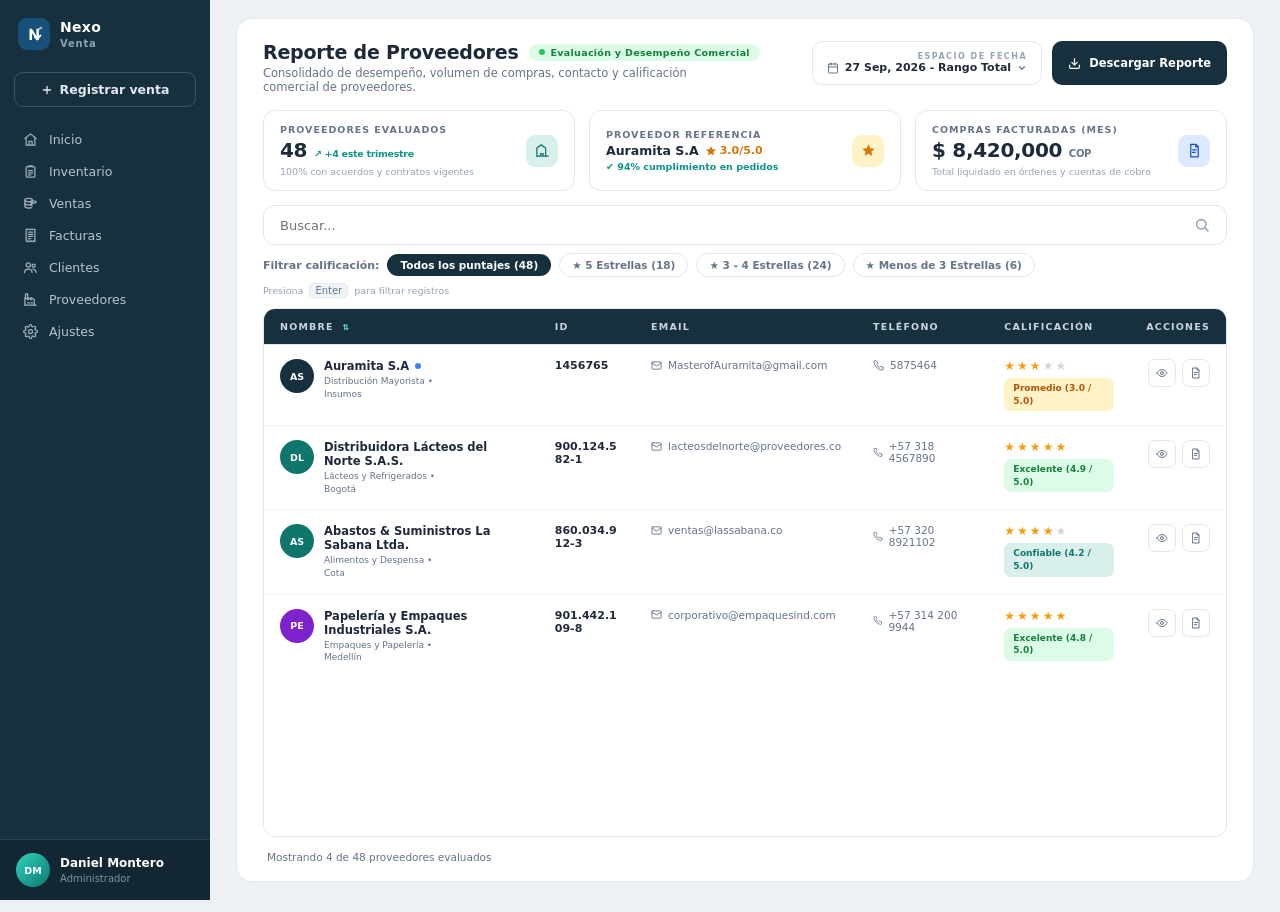
<file: NevoVenta/proveedores-reporte.html>
<!DOCTYPE html>
<html lang="es">
<head>
<meta charset="UTF-8">
<meta name="viewport" content="width=device-width, initial-scale=1.0">
<title>Nexo Venta — Reporte de Proveedores</title>
<link rel="stylesheet" href="assets/css/base.css">
<style>
/* ============ PÁGINA: REPORTE DE PROVEEDORES ============ */
  .submenu{visibility:hidden;transition:max-height .25s ease, visibility 0s linear .25s;}
  .nav-wrap:hover .submenu,.nav-wrap:focus-within .submenu{visibility:visible;transition:max-height .25s ease;}

  .page-card{background:var(--card);border:1px solid var(--border);border-radius:16px;padding:22px 26px 14px;min-height:calc(100vh - 36px);display:flex;flex-direction:column;}
  .page-head{display:flex;justify-content:space-between;align-items:flex-start;gap:16px;margin-bottom:16px;flex-wrap:wrap;}
  .title-row{display:flex;align-items:center;gap:10px;flex-wrap:wrap;}
  .page-head h1{font-size:19px;font-weight:700;letter-spacing:-.2px;}
  .badge-eval{display:flex;align-items:center;gap:6px;background:#dcfce7;color:#15803d;font-size:9.5px;font-weight:700;border-radius:20px;padding:3px 10px;letter-spacing:.3px;}
  .badge-eval i{width:6px;height:6px;border-radius:50%;background:#22c55e;}
  .page-head .sub{font-size:11.5px;color:var(--muted);margin-top:3px;max-width:460px;}
  .head-actions{display:flex;gap:10px;align-items:stretch;}
  .date-space{background:#fff;border:1px solid var(--border);border-radius:10px;padding:6px 14px;text-align:right;height:44px;display:flex;flex-direction:column;justify-content:center;}
  .date-space span{font-size:8px;letter-spacing:1.5px;color:var(--muted-2);font-weight:700;}
  .date-space b{font-size:11px;display:flex;align-items:center;gap:6px;justify-content:flex-end;}
  .btn-new{background:var(--sidebar);color:#fff;border:none;border-radius:10px;padding:0 16px;font-size:11.5px;font-weight:700;cursor:pointer;display:flex;align-items:center;gap:8px;font-family:var(--font);transition:.15s;height:44px;}
  .btn-new:hover{background:#0f2230;}

  .kpis{display:grid;grid-template-columns:repeat(3,1fr);gap:14px;margin-bottom:14px;}
  .kpi{background:#fff;border:1px solid var(--border);border-radius:12px;padding:13px 16px;display:flex;justify-content:space-between;align-items:center;}
  .kpi-label{font-size:9.5px;letter-spacing:1px;color:var(--muted);font-weight:700;}
  .kpi-value{font-size:20px;font-weight:800;margin-top:3px;letter-spacing:-.3px;}
  .kpi-value small{font-size:10px;font-weight:600;color:var(--muted);}
  .kpi-name{font-size:12.5px;font-weight:800;margin-top:3px;display:flex;align-items:center;gap:6px;flex-wrap:wrap;}
  .kpi-name .rate{color:#d97706;font-size:11px;display:flex;align-items:center;gap:3px;}
  .kpi-foot{font-size:9.5px;color:#0d9488;font-weight:700;margin-top:3px;}
  .kpi-foot.dim{color:var(--muted-2);font-weight:500;}
  .kpi-icon{width:32px;height:32px;border-radius:9px;display:flex;align-items:center;justify-content:center;flex-shrink:0;}

  .search-big{display:flex;align-items:center;gap:10px;background:#fff;border:1px solid var(--border);border-radius:11px;padding:11px 16px;color:var(--muted-2);margin-bottom:8px;}
  .search-big input{border:none;outline:none;font-family:var(--font);font-size:13px;flex:1;background:transparent;color:var(--text);}
  .filter-row{display:flex;align-items:center;gap:8px;font-size:11px;color:var(--muted);margin-bottom:4px;flex-wrap:wrap;}
  .chip-fill{background:var(--sidebar);color:#fff;border-radius:20px;padding:5px 13px;font-size:10.5px;font-weight:700;font-family:var(--font);border:none;cursor:pointer;transition:.15s;}
  .f-chip2{background:#fff;border:1px solid var(--border);font-family:var(--font);font-size:10.5px;font-weight:600;color:var(--muted);cursor:pointer;padding:5px 12px;border-radius:20px;transition:.15s;}
  .f-chip2:hover{border-color:var(--teal);color:var(--teal);}
  .filter-hint{font-size:9.5px;color:var(--muted-2);margin:4px 0 12px;display:block;}
  .filter-hint .kbd{margin:0 3px;}

  .table-wrap{background:#fff;border:1px solid var(--border);border-radius:12px;overflow:hidden;flex:1;}
  table{width:100%;border-collapse:collapse;}
  thead th{background:var(--sidebar);color:#cbd5e1;font-size:9.5px;letter-spacing:1.2px;font-weight:700;text-align:left;padding:12px 16px;cursor:pointer;user-select:none;white-space:nowrap;}
  thead th:hover{color:#5eead4;}
  thead th .arr{color:#5eead4;margin-left:4px;font-size:8px;}
  tbody td{padding:14px 16px;border-bottom:1px solid #f1f5f9;font-size:11px;vertical-align:top;}
  tbody tr{transition:background .12s;}
  tbody tr:hover{background:#f8fafc;}
  tbody tr:last-child td{border-bottom:none;}
  .cell-prov{display:flex;align-items:flex-start;gap:10px;}
  .avatar{width:34px;height:34px;border-radius:50%;color:#fff;font-size:9.5px;font-weight:800;display:flex;align-items:center;justify-content:center;flex-shrink:0;}
  .cell-prov .p-name{font-size:11.5px;font-weight:800;display:flex;align-items:center;gap:6px;}
  .cell-prov .p-name i{width:6px;height:6px;border-radius:50%;background:#3b82f6;display:inline-block;}
  .cell-prov .p-tag{font-size:9px;color:var(--muted);margin-top:2px;line-height:1.4;max-width:130px;}
  .id-num{font-weight:700;word-break:break-all;max-width:110px;display:block;}
  .email-cell{color:var(--muted);font-size:10.5px;display:flex;align-items:center;gap:6px;}
  .tel-cell{color:var(--muted);font-size:10.5px;display:flex;align-items:center;gap:6px;}
  .stars{font-size:12px;letter-spacing:2px;color:#d1d5db;white-space:nowrap;}
  .stars .on{color:#f59e0b;}
  .rate-box{display:inline-block;font-size:9px;font-weight:700;border-radius:7px;padding:4px 9px;margin-top:5px;line-height:1.4;}
  .rate-prom{background:#fef3c7;color:#b45309;}
  .rate-excel{background:#dcfce7;color:#15803d;}
  .rate-conf{background:var(--teal-soft);color:var(--teal);}
  .row-actions{display:flex;gap:6px;justify-content:flex-end;}
  .icon-btn2{width:28px;height:28px;border:1px solid var(--border);background:#fff;border-radius:7px;color:var(--muted);cursor:pointer;display:flex;align-items:center;justify-content:center;transition:.15s;}
  .icon-btn2:hover{border-color:var(--teal);color:var(--teal);background:#f0fdfa;}

  .page-foot{display:flex;justify-content:space-between;align-items:center;gap:16px;padding:14px 4px 4px;font-size:10.5px;color:var(--muted);flex-wrap:wrap;}
  .toast{position:fixed;bottom:24px;left:50%;transform:translateX(-50%) translateY(80px);background:var(--sidebar);color:#fff;font-size:12px;font-weight:600;padding:11px 20px;border-radius:10px;transition:transform .25s;z-index:99;}
  .toast.show{transform:translateX(-50%) translateY(0);}
</style>
</head>
<body>

<main class="main">
  <div class="page-card">
    <div class="page-head">
      <div>
        <div class="title-row">
          <h1>Reporte de Proveedores</h1>
          <span class="badge-eval"><i></i>Evaluación y Desempeño Comercial</span>
        </div>
        <div class="sub">Consolidado de desempeño, volumen de compras, contacto y calificación comercial de proveedores.</div>
      </div>
      <div class="head-actions">
        <div class="date-space">
          <span>ESPACIO DE FECHA</span>
          <b>
            <svg width="12" height="12" viewBox="0 0 24 24" fill="none" stroke="#64748b" stroke-width="2" stroke-linecap="round"><rect x="3" y="4" width="18" height="18" rx="2"/><path d="M16 2v4M8 2v4M3 10h18"/></svg>
            27 Sep, 2026 - Rango Total
            <svg width="10" height="10" viewBox="0 0 24 24" fill="none" stroke="#64748b" stroke-width="2.6" stroke-linecap="round"><path d="m6 9 6 6 6-6"/></svg>
          </b>
        </div>
        <button class="btn-new" id="btn-dl">
          <svg width="13" height="13" viewBox="0 0 24 24" fill="none" stroke="currentColor" stroke-width="2.2" stroke-linecap="round" stroke-linejoin="round"><path d="M21 15v4a2 2 0 0 1-2 2H5a2 2 0 0 1-2-2v-4M7 10l5 5 5-5M12 15V3"/></svg>
          Descargar Reporte
        </button>
      </div>
    </div>

    <div class="kpis">
      <div class="kpi">
        <div>
          <div class="kpi-label">PROVEEDORES EVALUADOS</div>
          <div class="kpi-value">48 <span class="kpi-foot" style="display:inline;">↗ +4 este trimestre</span></div>
          <div class="kpi-foot dim">100% con acuerdos y contratos vigentes</div>
        </div>
        <div class="kpi-icon" style="background:var(--teal-soft);color:var(--teal);">
          <svg width="15" height="15" viewBox="0 0 24 24" fill="none" stroke="currentColor" stroke-width="2" stroke-linecap="round" stroke-linejoin="round"><path d="M3 21V8l7-5 7 5v13"/><path d="M3 21h18M9 21v-4h4v4"/></svg>
        </div>
      </div>
      <div class="kpi">
        <div>
          <div class="kpi-label">PROVEEDOR REFERENCIA</div>
          <div class="kpi-name">Auramita S.A <span class="rate"><svg width="12" height="12" viewBox="0 0 24 24" fill="currentColor"><path d="M12 2l2.9 6.3 6.9.8-5.1 4.7 1.4 6.8L12 17.3 5.9 20.6l1.4-6.8L2.2 9.1l6.9-.8L12 2z"/></svg>3.0/5.0</span></div>
          <div class="kpi-foot">✔ 94% cumplimiento en pedidos</div>
        </div>
        <div class="kpi-icon" style="background:#fef3c7;color:#d97706;">
          <svg width="15" height="15" viewBox="0 0 24 24" fill="currentColor"><path d="M12 2l2.9 6.3 6.9.8-5.1 4.7 1.4 6.8L12 17.3 5.9 20.6l1.4-6.8L2.2 9.1l6.9-.8L12 2z"/></svg>
        </div>
      </div>
      <div class="kpi">
        <div>
          <div class="kpi-label">COMPRAS FACTURADAS (MES)</div>
          <div class="kpi-value">$ 8,420,000 <small>COP</small></div>
          <div class="kpi-foot dim">Total liquidado en órdenes y cuentas de cobro</div>
        </div>
        <div class="kpi-icon" style="background:#dbeafe;color:#1d4ed8;">
          <svg width="15" height="15" viewBox="0 0 24 24" fill="none" stroke="currentColor" stroke-width="2" stroke-linecap="round" stroke-linejoin="round"><path d="M6 2h8l4 4v16H6z"/><path d="M14 2v4h4M9 11h6M9 15h4"/></svg>
        </div>
      </div>
    </div>

    <div class="search-big">
      <input type="text" id="prov-search" placeholder="Buscar..." autocomplete="off">
      <svg width="16" height="16" viewBox="0 0 24 24" fill="none" stroke="currentColor" stroke-width="2.4" stroke-linecap="round"><circle cx="11" cy="11" r="7"/><path d="m21 21-4.3-4.3"/></svg>
    </div>

    <div class="filter-row">
      <span style="font-weight:600;">Filtrar calificación:</span>
      <button class="chip-fill">Todos los puntajes (48)</button>
      <button class="f-chip2">★ 5 Estrellas (18)</button>
      <button class="f-chip2">★ 3 - 4 Estrellas (24)</button>
      <button class="f-chip2">★ Menos de 3 Estrellas (6)</button>
    </div>
    <span class="filter-hint">Presiona <span class="kbd">Enter</span> para filtrar registros</span>

    <div class="table-wrap">
      <table>
        <thead>
          <tr>
            <th>NOMBRE <span class="arr">⇅</span></th>
            <th>ID</th>
            <th>EMAIL</th>
            <th>TELÉFONO</th>
            <th>CALIFICACIÓN</th>
            <th style="text-align:right;">ACCIONES</th>
          </tr>
        </thead>
        <tbody id="prov-tbody">
          <tr>
            <td><div class="cell-prov"><span class="avatar" style="background:#16303e;">AS</span><div><div class="p-name">Auramita S.A <i></i></div><div class="p-tag">Distribución Mayorista • Insumos</div></div></div></td>
            <td><span class="id-num">1456765</span></td>
            <td><span class="email-cell"><svg width="11" height="11" viewBox="0 0 24 24" fill="none" stroke="currentColor" stroke-width="2" stroke-linecap="round" stroke-linejoin="round"><rect x="2" y="4" width="20" height="16" rx="2"/><path d="m2 7 10 6 10-6"/></svg>MasterofAuramita@gmail.com</span></td>
            <td><span class="tel-cell"><svg width="11" height="11" viewBox="0 0 24 24" fill="none" stroke="currentColor" stroke-width="2" stroke-linecap="round" stroke-linejoin="round"><path d="M22 16.9v3a2 2 0 0 1-2.2 2 19.8 19.8 0 0 1-8.6-3.1 19.5 19.5 0 0 1-6-6A19.8 19.8 0 0 1 2.1 4.2 2 2 0 0 1 4.1 2h3a2 2 0 0 1 2 1.7c.13.96.36 1.9.7 2.8a2 2 0 0 1-.45 2.1L8.1 9.9a16 16 0 0 0 6 6l1.3-1.3a2 2 0 0 1 2.1-.45c.9.34 1.84.57 2.8.7a2 2 0 0 1 1.7 2.05z"/></svg>5875464</span></td>
            <td><div class="stars"><span class="on">★</span><span class="on">★</span><span class="on">★</span><span class="">★</span><span class="">★</span></div><span class="rate-box rate-prom">Promedio (3.0 / 5.0)</span></td>
            <td><div class="row-actions">
              <button class="icon-btn2 act-view" title="Ver"><svg width="12" height="12" viewBox="0 0 24 24" fill="none" stroke="currentColor" stroke-width="2" stroke-linecap="round" stroke-linejoin="round"><path d="M2 12s3.5-7 10-7 10 7 10 7-3.5 7-10 7-10-7-10-7z"/><circle cx="12" cy="12" r="3"/></svg></button>
              <button class="icon-btn2 act-doc" title="Documentos"><svg width="12" height="12" viewBox="0 0 24 24" fill="none" stroke="currentColor" stroke-width="2" stroke-linecap="round" stroke-linejoin="round"><path d="M6 2h8l4 4v16H6z"/><path d="M14 2v4h4M9 11h6M9 15h4"/></svg></button>
            </div></td>
          </tr>
          <tr>
            <td><div class="cell-prov"><span class="avatar" style="background:#0f766e;">DL</span><div><div class="p-name">Distribuidora Lácteos del Norte S.A.S.</div><div class="p-tag">Lácteos y Refrigerados • Bogotá</div></div></div></td>
            <td><span class="id-num">900.124.582-1</span></td>
            <td><span class="email-cell"><svg width="11" height="11" viewBox="0 0 24 24" fill="none" stroke="currentColor" stroke-width="2" stroke-linecap="round" stroke-linejoin="round"><rect x="2" y="4" width="20" height="16" rx="2"/><path d="m2 7 10 6 10-6"/></svg>lacteosdelnorte@proveedores.co</span></td>
            <td><span class="tel-cell"><svg width="11" height="11" viewBox="0 0 24 24" fill="none" stroke="currentColor" stroke-width="2" stroke-linecap="round" stroke-linejoin="round"><path d="M22 16.9v3a2 2 0 0 1-2.2 2 19.8 19.8 0 0 1-8.6-3.1 19.5 19.5 0 0 1-6-6A19.8 19.8 0 0 1 2.1 4.2 2 2 0 0 1 4.1 2h3a2 2 0 0 1 2 1.7c.13.96.36 1.9.7 2.8a2 2 0 0 1-.45 2.1L8.1 9.9a16 16 0 0 0 6 6l1.3-1.3a2 2 0 0 1 2.1-.45c.9.34 1.84.57 2.8.7a2 2 0 0 1 1.7 2.05z"/></svg>+57 318 4567890</span></td>
            <td><div class="stars"><span class="on">★</span><span class="on">★</span><span class="on">★</span><span class="on">★</span><span class="on">★</span></div><span class="rate-box rate-excel">Excelente (4.9 / 5.0)</span></td>
            <td><div class="row-actions">
              <button class="icon-btn2 act-view" title="Ver"><svg width="12" height="12" viewBox="0 0 24 24" fill="none" stroke="currentColor" stroke-width="2" stroke-linecap="round" stroke-linejoin="round"><path d="M2 12s3.5-7 10-7 10 7 10 7-3.5 7-10 7-10-7-10-7z"/><circle cx="12" cy="12" r="3"/></svg></button>
              <button class="icon-btn2 act-doc" title="Documentos"><svg width="12" height="12" viewBox="0 0 24 24" fill="none" stroke="currentColor" stroke-width="2" stroke-linecap="round" stroke-linejoin="round"><path d="M6 2h8l4 4v16H6z"/><path d="M14 2v4h4M9 11h6M9 15h4"/></svg></button>
            </div></td>
          </tr>
          <tr>
            <td><div class="cell-prov"><span class="avatar" style="background:#0f766e;">AS</span><div><div class="p-name">Abastos &amp; Suministros La Sabana Ltda.</div><div class="p-tag">Alimentos y Despensa • Cota</div></div></div></td>
            <td><span class="id-num">860.034.912-3</span></td>
            <td><span class="email-cell"><svg width="11" height="11" viewBox="0 0 24 24" fill="none" stroke="currentColor" stroke-width="2" stroke-linecap="round" stroke-linejoin="round"><rect x="2" y="4" width="20" height="16" rx="2"/><path d="m2 7 10 6 10-6"/></svg>ventas@lassabana.co</span></td>
            <td><span class="tel-cell"><svg width="11" height="11" viewBox="0 0 24 24" fill="none" stroke="currentColor" stroke-width="2" stroke-linecap="round" stroke-linejoin="round"><path d="M22 16.9v3a2 2 0 0 1-2.2 2 19.8 19.8 0 0 1-8.6-3.1 19.5 19.5 0 0 1-6-6A19.8 19.8 0 0 1 2.1 4.2 2 2 0 0 1 4.1 2h3a2 2 0 0 1 2 1.7c.13.96.36 1.9.7 2.8a2 2 0 0 1-.45 2.1L8.1 9.9a16 16 0 0 0 6 6l1.3-1.3a2 2 0 0 1 2.1-.45c.9.34 1.84.57 2.8.7a2 2 0 0 1 1.7 2.05z"/></svg>+57 320 8921102</span></td>
            <td><div class="stars"><span class="on">★</span><span class="on">★</span><span class="on">★</span><span class="on">★</span><span class="">★</span></div><span class="rate-box rate-conf">Confiable (4.2 / 5.0)</span></td>
            <td><div class="row-actions">
              <button class="icon-btn2 act-view" title="Ver"><svg width="12" height="12" viewBox="0 0 24 24" fill="none" stroke="currentColor" stroke-width="2" stroke-linecap="round" stroke-linejoin="round"><path d="M2 12s3.5-7 10-7 10 7 10 7-3.5 7-10 7-10-7-10-7z"/><circle cx="12" cy="12" r="3"/></svg></button>
              <button class="icon-btn2 act-doc" title="Documentos"><svg width="12" height="12" viewBox="0 0 24 24" fill="none" stroke="currentColor" stroke-width="2" stroke-linecap="round" stroke-linejoin="round"><path d="M6 2h8l4 4v16H6z"/><path d="M14 2v4h4M9 11h6M9 15h4"/></svg></button>
            </div></td>
          </tr>
          <tr>
            <td><div class="cell-prov"><span class="avatar" style="background:#7e22ce;">PE</span><div><div class="p-name">Papelería y Empaques Industriales S.A.</div><div class="p-tag">Empaques y Papelería • Medellín</div></div></div></td>
            <td><span class="id-num">901.442.109-8</span></td>
            <td><span class="email-cell"><svg width="11" height="11" viewBox="0 0 24 24" fill="none" stroke="currentColor" stroke-width="2" stroke-linecap="round" stroke-linejoin="round"><rect x="2" y="4" width="20" height="16" rx="2"/><path d="m2 7 10 6 10-6"/></svg>corporativo@empaquesind.com</span></td>
            <td><span class="tel-cell"><svg width="11" height="11" viewBox="0 0 24 24" fill="none" stroke="currentColor" stroke-width="2" stroke-linecap="round" stroke-linejoin="round"><path d="M22 16.9v3a2 2 0 0 1-2.2 2 19.8 19.8 0 0 1-8.6-3.1 19.5 19.5 0 0 1-6-6A19.8 19.8 0 0 1 2.1 4.2 2 2 0 0 1 4.1 2h3a2 2 0 0 1 2 1.7c.13.96.36 1.9.7 2.8a2 2 0 0 1-.45 2.1L8.1 9.9a16 16 0 0 0 6 6l1.3-1.3a2 2 0 0 1 2.1-.45c.9.34 1.84.57 2.8.7a2 2 0 0 1 1.7 2.05z"/></svg>+57 314 200 9944</span></td>
            <td><div class="stars"><span class="on">★</span><span class="on">★</span><span class="on">★</span><span class="on">★</span><span class="on">★</span></div><span class="rate-box rate-excel">Excelente (4.8 / 5.0)</span></td>
            <td><div class="row-actions">
              <button class="icon-btn2 act-view" title="Ver"><svg width="12" height="12" viewBox="0 0 24 24" fill="none" stroke="currentColor" stroke-width="2" stroke-linecap="round" stroke-linejoin="round"><path d="M2 12s3.5-7 10-7 10 7 10 7-3.5 7-10 7-10-7-10-7z"/><circle cx="12" cy="12" r="3"/></svg></button>
              <button class="icon-btn2 act-doc" title="Documentos"><svg width="12" height="12" viewBox="0 0 24 24" fill="none" stroke="currentColor" stroke-width="2" stroke-linecap="round" stroke-linejoin="round"><path d="M6 2h8l4 4v16H6z"/><path d="M14 2v4h4M9 11h6M9 15h4"/></svg></button>
            </div></td>
          </tr>
        </tbody>
      </table>
    </div>
  </div>
  <div class="toast" id="toast"></div>
</main>
<script src="assets/js/sidebar.js"></script>
<script>
  // ===== Buscador: filtra la tabla del reporte en vivo =====
  const input = document.getElementById('prov-search');
  function apply() {
    const q = input.value.trim().toLowerCase();
    let n = 0;
    document.querySelectorAll('#prov-tbody tr').forEach(r => {
      const hit = r.textContent.toLowerCase().includes(q);
      r.style.display = hit ? '' : 'none';
      if (hit) n++;
    });
    document.getElementById('foot-count').textContent = q
      ? `${n} resultados para "${input.value.trim()}" · de 48 proveedores evaluados`
      : 'Mostrando 4 de 48 proveedores evaluados';
  }
  input.addEventListener('input', apply);
  input.addEventListener('keydown', e => {
    if (e.key === 'Enter') { e.preventDefault(); apply(); }
  });

  // Filtros de calificación: conmutación visual
  document.querySelectorAll('.f-chip2, .chip-fill').forEach(c => c.addEventListener('click', () => {
    document.querySelectorAll('.f-chip2, .chip-fill').forEach(x => {
      x.classList.remove('chip-fill'); x.classList.add('f-chip2');
    });
    c.classList.remove('f-chip2'); c.classList.add('chip-fill');
  }));

  // Acciones (prototipo no funcional)
  document.querySelectorAll('.act-view').forEach(b => b.addEventListener('click', () => showToast('El detalle del proveedor se habilitará en la integración')));
  document.querySelectorAll('.act-doc').forEach(b => b.addEventListener('click', () => showToast('Los documentos del proveedor se habilitarán en la integración')));
  document.getElementById('btn-dl').addEventListener('click', () => showToast('La descarga está deshabilitada en el prototipo'));
  document.querySelectorAll('thead th').forEach(th => th.addEventListener('click', () => showToast('El ordenamiento es ilustrativo en el prototipo')));

  // Pie con contador
  const foot = document.createElement('div');
  foot.className = 'page-foot';
  foot.innerHTML = '<span id="foot-count">Mostrando 4 de 48 proveedores evaluados</span>';
  document.querySelector('.table-wrap').after(foot);

  let toastTimer;
  function showToast(msg) {
    const toast = document.getElementById('toast');
    toast.textContent = msg;
    toast.classList.add('show');
    clearTimeout(toastTimer);
    toastTimer = setTimeout(() => toast.classList.remove('show'), 2600);
  }
</script>
</body>
</html>
</file>
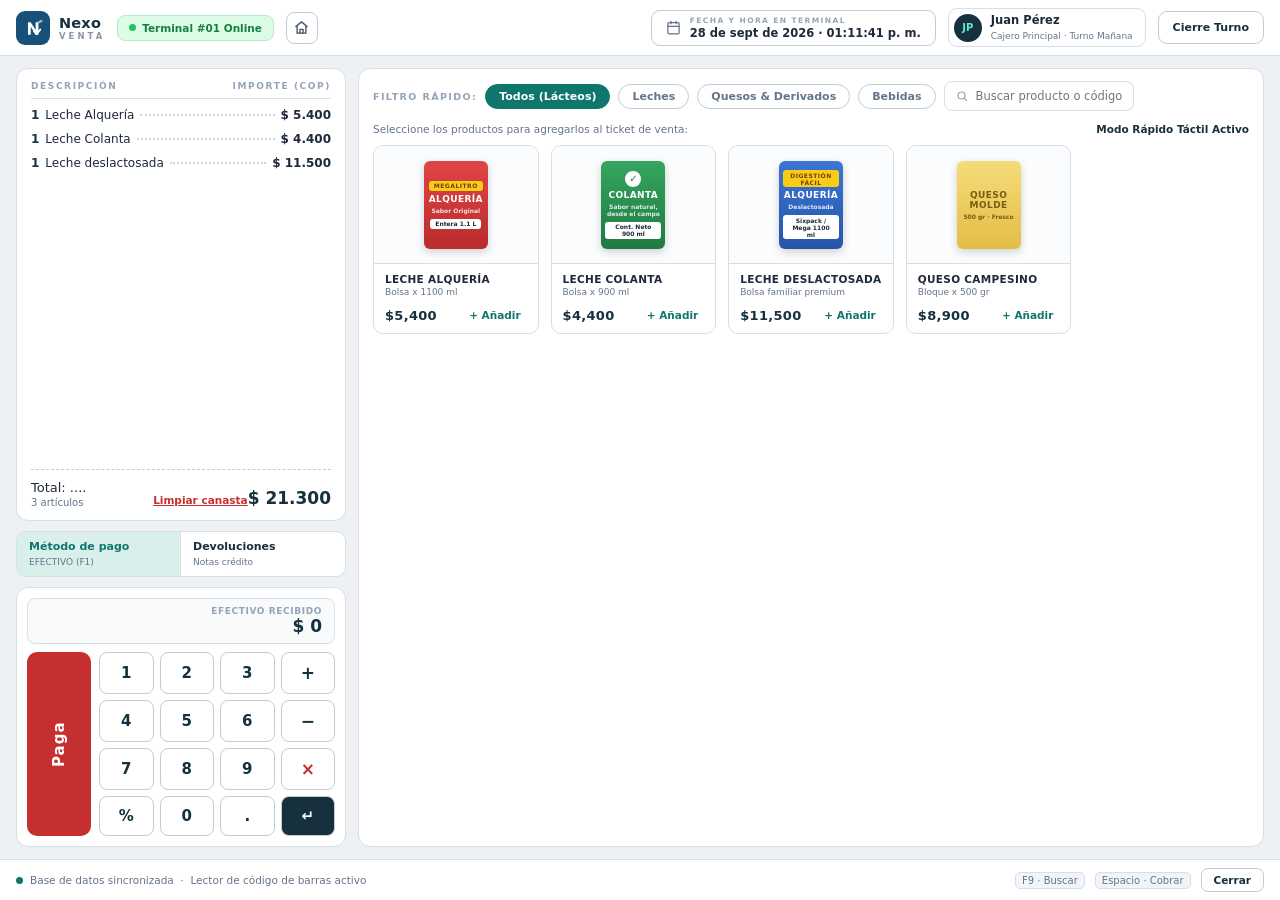
<file: NevoVenta/ventas-pos.html>
<!DOCTYPE html>
<html lang="es">
<head>
<meta charset="UTF-8">
<meta name="viewport" content="width=device-width, initial-scale=1.0">
<title>Nexo Venta — POS · Terminal #01</title>
<style>
  :root{
    --bg:#eef1f4; --card:#ffffff; --border:#d7dee6; --border-2:#c3ccd6;
    --teal:#0f766e; --teal-soft:#d8efec;
    --navy:#16303e; --red:#c62f2f; --red-dark:#a82323;
    --text:#1e293b; --muted:#64748b; --muted-2:#94a3b8;
    --font:'Inter','Segoe UI',system-ui,-apple-system,sans-serif;
  }
  *{margin:0;padding:0;box-sizing:border-box;}
  body{font-family:var(--font);background:var(--bg);color:var(--text);font-size:13px;display:flex;flex-direction:column;min-height:100vh;}

  /* ===== BARRA SUPERIOR ===== */
  .topbar{background:#fff;border-bottom:1px solid var(--border);display:flex;align-items:center;gap:12px;padding:8px 16px;flex-wrap:wrap;}
  .pos-logo{display:flex;align-items:center;gap:9px;}
  .pos-logo .mark{width:34px;height:34px;border-radius:9px;background:#17517a;display:flex;align-items:center;justify-content:center;flex-shrink:0;}
  .pos-logo b{font-size:14.5px;color:var(--navy);letter-spacing:.2px;}
  .pos-logo span{display:block;font-size:8.5px;letter-spacing:3px;color:#8b98a5;font-weight:700;}
  .badge-term{display:flex;align-items:center;gap:6px;background:#dcfce7;color:#15803d;font-size:10.5px;font-weight:700;border-radius:8px;padding:6px 11px;border:1px solid #b9ebc4;}
  .badge-term i{width:7px;height:7px;border-radius:50%;background:#22c55e;animation:pulse 1.6s infinite;}
  @keyframes pulse{0%,100%{opacity:1}50%{opacity:.35}}
  .home-btn{width:32px;height:32px;border-radius:8px;border:1px solid var(--border-2);background:#fff;display:flex;align-items:center;justify-content:center;color:#475569;transition:.15s;}
  .home-btn:hover{border-color:var(--teal);color:var(--teal);background:#f0fdfa;}
  .clock-box{margin-left:auto;background:#fff;border:1px solid var(--border-2);border-radius:9px;padding:5px 14px;display:flex;align-items:center;gap:9px;}
  .clock-box small{display:block;font-size:7.5px;letter-spacing:1.4px;color:var(--muted-2);font-weight:700;}
  .clock-box b{font-size:11.5px;white-space:nowrap;}
  .user-box{display:flex;align-items:center;gap:9px;border:1px solid var(--border);border-radius:9px;padding:4px 12px 4px 5px;background:#fff;}
  .avatar{width:28px;height:28px;border-radius:50%;background:var(--navy);color:#5eead4;font-size:10px;font-weight:800;display:flex;align-items:center;justify-content:center;}
  .user-box b{display:block;font-size:11.5px;}
  .user-box span{font-size:9px;color:var(--muted);}
  .btn-close{background:#fff;border:1px solid var(--border-2);border-radius:9px;padding:9px 14px;font-size:11px;font-weight:700;color:var(--navy);cursor:pointer;font-family:var(--font);transition:.15s;}
  .btn-close:hover{background:#f1f5f9;}

  /* ===== ÁREA PRINCIPAL ===== */
  .pos-main{flex:1;display:grid;grid-template-columns:330px 1fr;gap:12px;padding:12px 16px;min-height:0;}
  .col{display:flex;flex-direction:column;gap:10px;min-width:0;}

  /* Ticket */
  .ticket{background:#fff;border:1px solid var(--border);border-radius:12px;padding:12px 14px;flex:1;display:flex;flex-direction:column;min-height:220px;}
  .ticket-head{display:flex;justify-content:space-between;font-size:9px;letter-spacing:1.6px;color:var(--muted-2);font-weight:700;border-bottom:1px solid var(--border);padding-bottom:7px;margin-bottom:4px;}
  .ticket-items{flex:1;overflow-y:auto;}
  .t-item{display:flex;align-items:baseline;gap:6px;padding:5px 0;font-size:12px;}
  .t-qty{font-weight:700;color:var(--navy);}
  .t-name{white-space:nowrap;overflow:hidden;text-overflow:ellipsis;}
  .t-dots{flex:1;border-bottom:2px dotted #cbd5e1;transform:translateY(-3px);min-width:20px;}
  .t-price{font-weight:700;white-space:nowrap;}
  .ticket-total{border-top:1px dashed var(--border-2);margin-top:8px;padding-top:10px;display:flex;justify-content:space-between;align-items:flex-end;}
  .ticket-total small{display:block;font-size:10px;color:var(--muted);margin-top:2px;}
  .ticket-total b{font-size:17px;color:var(--navy);}
  .link-clear{background:none;border:none;color:var(--red);font-size:10.5px;font-weight:700;cursor:pointer;font-family:var(--font);text-decoration:underline;margin-top:4px;}
  .link-clear:hover{color:var(--red-dark);}

  .pay-tabs{display:grid;grid-template-columns:1fr 1fr;border:1px solid var(--border);border-radius:10px;overflow:hidden;}
  .pay-tab{background:#fff;padding:8px 12px;cursor:pointer;border:none;font-family:var(--font);text-align:left;}
  .pay-tab b{display:block;font-size:11px;color:var(--navy);}
  .pay-tab span{font-size:9px;color:var(--muted);}
  .pay-tab.active{background:var(--teal-soft);}
  .pay-tab.active b{color:var(--teal);}
  .pay-tab:first-child{border-right:1px solid var(--border);}

  /* Calculadora */
  .calc{background:#fff;border:1px solid var(--border);border-radius:12px;padding:10px;}
  .calc-display{background:#f8fafc;border:1px solid var(--border);border-radius:8px;text-align:right;padding:7px 12px;font-size:17px;font-weight:800;color:var(--navy);margin-bottom:8px;min-height:36px;}
  .calc-display small{font-size:9px;color:var(--muted-2);display:block;font-weight:600;letter-spacing:.6px;}
  .calc-grid{display:grid;grid-template-columns:64px 1fr;gap:8px;}
  .paga{background:var(--red);color:#fff;border:none;border-radius:10px;font-size:15px;font-weight:800;cursor:pointer;font-family:var(--font);writing-mode:vertical-rl;transform:rotate(180deg);letter-spacing:1px;transition:.15s;}
  .paga:hover{background:var(--red-dark);}
  .paga.flash{background:#15803d;}
  .pad{display:grid;grid-template-columns:repeat(4,1fr);gap:6px;}
  .key{background:#fff;border:1px solid var(--border-2);border-radius:8px;font-size:15px;font-weight:700;color:var(--navy);cursor:pointer;font-family:var(--font);padding:10px 0;transition:.1s;user-select:none;}
  .key:hover{background:#f1f5f9;border-color:#9aa7b4;}
  .key:active{transform:scale(.94);background:var(--teal-soft);}
  .key.op{font-size:17px;}
  .key.clear{color:var(--red);font-size:17px;}
  .key.enter{background:var(--navy);color:#fff;}
  .key.enter:hover{background:#0f2230;}

  /* Columna productos */
  .panel{background:#fff;border:1px solid var(--border);border-radius:12px;padding:12px 14px;display:flex;flex-direction:column;gap:10px;flex:1;min-height:0;}
  .chips-row{display:flex;align-items:center;gap:8px;flex-wrap:wrap;}
  .chips-label{font-size:9.5px;letter-spacing:1.4px;color:var(--muted-2);font-weight:700;}
  .chip{border:1px solid var(--border-2);background:#fff;border-radius:20px;padding:5px 13px;font-size:11px;font-weight:600;color:var(--muted);cursor:pointer;font-family:var(--font);transition:.15s;}
  .chip.active{background:var(--teal);border-color:var(--teal);color:#fff;}
  .chip:hover:not(.active){border-color:var(--teal);color:var(--teal);}
  .prod-search{display:flex;align-items:center;gap:8px;border:1px solid var(--border);border-radius:8px;padding:7px 11px;color:var(--muted-2);font-size:11.5px;max-width:300px;}
  .prod-search input{border:none;outline:none;font-family:var(--font);font-size:11.5px;flex:1;background:transparent;color:var(--text);}
  .hint-row{display:flex;justify-content:space-between;font-size:10.5px;color:var(--muted);margin-top:2px;}
  .hint-row b{color:var(--navy);}
  .prod-grid{display:grid;grid-template-columns:repeat(auto-fill,minmax(160px,1fr));gap:12px;overflow-y:auto;}
  .p-card{border:1px solid var(--border);border-radius:10px;background:#fff;display:flex;flex-direction:column;transition:.15s;}
  .p-card:hover{border-color:var(--teal);box-shadow:0 2px 6px rgba(15,118,110,.1);}
  .p-img{height:118px;display:flex;align-items:center;justify-content:center;border-bottom:1px solid var(--border);background:#fbfcfd;border-radius:10px 10px 0 0;}
  .pack{width:64px;height:88px;border-radius:6px;position:relative;box-shadow:0 3px 8px rgba(0,0,0,.18);display:flex;flex-direction:column;align-items:center;justify-content:center;gap:3px;padding:6px 4px;text-align:center;}
  .pack .p-top{font-size:6px;font-weight:800;letter-spacing:.5px;background:#facc15;color:#713f12;border-radius:3px;padding:1.5px 5px;}
  .pack .p-brand{font-size:9px;font-weight:900;color:#fff;letter-spacing:.4px;}
  .pack .p-sub{font-size:6px;font-weight:700;color:rgba(255,255,255,.85);}
  .pack .p-bot{font-size:6px;font-weight:700;background:#fff;border-radius:3px;padding:1.5px 5px;margin-top:2px;}
  .p-red{background:linear-gradient(180deg,#e04545,#b92c2c);}
  .p-green{background:linear-gradient(180deg,#35a55f,#1f7a42);}
  .p-blue{background:linear-gradient(180deg,#3b76d6,#2656a8);}
  .p-yellow{background:linear-gradient(180deg,#f5dc7a,#e3bd45);}
  .p-yellow .p-brand,.p-yellow .p-sub{color:#7c5a10;}
  .p-yellow .p-bot{background:#fff8e1;color:#7c5a10;}
  .p-check{width:16px;height:16px;border-radius:50%;background:#fff;color:#1f7a42;display:flex;align-items:center;justify-content:center;font-size:10px;font-weight:900;}
  .p-body{padding:9px 11px;display:flex;flex-direction:column;gap:2px;flex:1;}
  .p-body b{font-size:10.5px;letter-spacing:.3px;}
  .p-body span{font-size:9px;color:var(--muted);}
  .p-foot{display:flex;justify-content:space-between;align-items:center;margin-top:auto;padding-top:7px;}
  .p-foot b{font-size:13px;color:var(--navy);}
  .btn-add{background:none;border:none;color:var(--teal);font-size:10.5px;font-weight:700;cursor:pointer;font-family:var(--font);padding:3px 6px;border-radius:6px;}
  .btn-add:hover{background:var(--teal-soft);}

  /* Pie */
  .pos-foot{background:#fff;border-top:1px solid var(--border);display:flex;align-items:center;justify-content:space-between;padding:8px 16px;font-size:10.5px;color:var(--muted);flex-wrap:wrap;gap:8px;}
  .sync{display:flex;align-items:center;gap:7px;}
  .sync i{width:7px;height:7px;border-radius:50%;background:var(--teal);animation:pulse 1.6s infinite;}
  .kbd{background:#f1f5f9;border:1px solid var(--border);border-radius:5px;font-size:10px;padding:2px 6px;color:var(--muted);font-family:var(--font);}
  .foot-right{display:flex;align-items:center;gap:10px;}
  .btn-cerrar{background:#fff;border:1px solid var(--border-2);border-radius:7px;padding:5px 12px;font-size:10.5px;font-weight:700;color:var(--navy);cursor:pointer;font-family:var(--font);}
  .btn-cerrar:hover{background:#f1f5f9;}
  .toast{position:fixed;bottom:22px;left:50%;transform:translateX(-50%) translateY(80px);background:var(--navy);color:#fff;font-size:12px;font-weight:600;padding:11px 20px;border-radius:10px;transition:transform .25s;z-index:99;}
  .toast.show{transform:translateX(-50%) translateY(0);}
  ::-webkit-scrollbar{width:8px;height:8px;}
  ::-webkit-scrollbar-thumb{background:#cbd5e1;border-radius:4px;}
</style>
</head>
<body>

<header class="topbar">
  <div class="pos-logo">
    <div class="mark">
      <svg width="20" height="20" viewBox="0 0 24 24" fill="none">
        <path d="M6 20V5h3.2l6 9.5V5H18.5v15h-3.2l-6-9.5V20H6z" fill="#fff"/>
        <path d="M13.2 15.8l2.9 3.5 4.6-5.4" stroke="#fff" stroke-width="2.3" fill="none" stroke-linecap="round" stroke-linejoin="round"/>
        <rect x="18" y="3" width="5.2" height="2.6" fill="#aeb9c4" transform="rotate(-28 20.6 4.3)"/>
      </svg>
    </div>
    <div><b>Nexo</b><span>VENTA</span></div>
  </div>

  <span class="badge-term"><i></i>Terminal #01 Online</span>

  <a class="home-btn" href="index.html" title="Ir a Inicio">
    <svg width="15" height="15" viewBox="0 0 24 24" fill="none" stroke="currentColor" stroke-width="2.2" stroke-linecap="round" stroke-linejoin="round"><path d="M3 10.5 12 3l9 7.5"/><path d="M5 9.5V21h14V9.5"/><path d="M9.5 21v-6h5v6"/></svg>
  </a>

  <div class="clock-box">
    <svg width="15" height="15" viewBox="0 0 24 24" fill="none" stroke="#64748b" stroke-width="2" stroke-linecap="round"><rect x="3" y="4" width="18" height="18" rx="2"/><path d="M16 2v4M8 2v4M3 10h18"/></svg>
    <div><small>FECHA Y HORA EN TERMINAL</small><b>28 de sept de 2026 · 01:11:41 p.&nbsp;m.</b></div>
  </div>

  <div class="user-box">
    <div class="avatar">JP</div>
    <div><b>Juan Pérez</b><span>Cajero Principal · Turno Mañana</span></div>
  </div>
  <button class="btn-close">Cierre Turno</button>
</header>

<div class="pos-main">
  <!-- ===== COLUMNA TICKET + COBRO ===== -->
  <section class="col">
    <div class="ticket">
      <div class="ticket-head"><span>DESCRIPCIÓN</span><span>IMPORTE (COP)</span></div>
      <div class="ticket-items" id="ticket-items"></div>
      <div class="ticket-total">
        <div>Total: ....<small id="t-count">3 artículos</small></div>
        <div style="text-align:right;"><button class="link-clear" id="clear-cart">Limpiar canasta</button><b id="t-total">$ 21.300</b></div>
      </div>
    </div>

    <div class="pay-tabs">
      <button class="pay-tab active" id="tab-pay"><b>Método de pago</b><span>EFECTIVO (F1)</span></button>
      <button class="pay-tab" id="tab-dev"><b>Devoluciones</b><span>Notas crédito</span></button>
    </div>

    <div class="calc">
      <div class="calc-display"><small>EFECTIVO RECIBIDO</small>$ <span id="amt">0</span></div>
      <div class="calc-grid">
        <button class="paga" id="btn-paga">Paga</button>
        <div class="pad" id="pad">
          <button class="key" data-k="1">1</button><button class="key" data-k="2">2</button><button class="key" data-k="3">3</button><button class="key op" data-k="+">+</button>
          <button class="key" data-k="4">4</button><button class="key" data-k="5">5</button><button class="key" data-k="6">6</button><button class="key op" data-k="-">−</button>
          <button class="key" data-k="7">7</button><button class="key" data-k="8">8</button><button class="key" data-k="9">9</button><button class="key clear" data-k="C">×</button>
          <button class="key" data-k="%">%</button><button class="key" data-k="0">0</button><button class="key" data-k=".">.</button><button class="key enter" data-k="=">↵</button>
        </div>
      </div>
    </div>
  </section>

  <!-- ===== COLUMNA PRODUCTOS ===== -->
  <section class="col">
    <div class="panel">
      <div class="chips-row">
        <span class="chips-label">FILTRO RÁPIDO:</span>
        <button class="chip active">Todos (Lácteos)</button>
        <button class="chip">Leches</button>
        <button class="chip">Quesos &amp; Derivados</button>
        <button class="chip">Bebidas</button>
        <div class="prod-search">
          <svg width="12" height="12" viewBox="0 0 24 24" fill="none" stroke="currentColor" stroke-width="2.4" stroke-linecap="round"><circle cx="11" cy="11" r="7"/><path d="m21 21-4.3-4.3"/></svg>
          <input type="text" id="prod-search" placeholder="Buscar producto o código...">
        </div>
      </div>

      <div class="hint-row">
        <span>Seleccione los productos para agregarlos al ticket de venta:</span>
        <b>Modo Rápido Táctil Activo</b>
      </div>

      <div class="prod-grid" id="prod-grid">
        <div class="p-card" data-name="leche alqueria" data-price="5400">
          <div class="p-img"><div class="pack p-red">
            <span class="p-top">MEGALITRO</span><span class="p-brand">ALQUERÍA</span><span class="p-sub">Sabor Original</span><span class="p-bot">Entera 1.1 L</span>
          </div></div>
          <div class="p-body"><b>LECHE ALQUERÍA</b><span>Bolsa x 1100 ml</span>
            <div class="p-foot"><b>$5,400</b><button class="btn-add">+ Añadir</button></div></div>
        </div>
        <div class="p-card" data-name="leche colanta" data-price="4400">
          <div class="p-img"><div class="pack p-green">
            <span class="p-check">✓</span><span class="p-brand">COLANTA</span><span class="p-sub">Sabor natural, desde el campo</span><span class="p-bot">Cont. Neto 900 ml</span>
          </div></div>
          <div class="p-body"><b>LECHE COLANTA</b><span>Bolsa x 900 ml</span>
            <div class="p-foot"><b>$4,400</b><button class="btn-add">+ Añadir</button></div></div>
        </div>
        <div class="p-card" data-name="leche deslactosada" data-price="11500">
          <div class="p-img"><div class="pack p-blue">
            <span class="p-top">DIGESTIÓN FÁCIL</span><span class="p-brand">ALQUERÍA</span><span class="p-sub">Deslactosada</span><span class="p-bot">Sixpack / Mega 1100 ml</span>
          </div></div>
          <div class="p-body"><b>LECHE DESLACTOSADA</b><span>Bolsa familiar premium</span>
            <div class="p-foot"><b>$11,500</b><button class="btn-add">+ Añadir</button></div></div>
        </div>
        <div class="p-card" data-name="queso campesino" data-price="8900">
          <div class="p-img"><div class="pack p-yellow">
            <span class="p-brand">QUESO MOLDE</span><span class="p-sub">500 gr · Fresco</span>
          </div></div>
          <div class="p-body"><b>QUESO CAMPESINO</b><span>Bloque x 500 gr</span>
            <div class="p-foot"><b>$8,900</b><button class="btn-add">+ Añadir</button></div></div>
        </div>
      </div>
    </div>
  </section>
</div>

<footer class="pos-foot">
  <span class="sync"><i></i>Base de datos sincronizada&nbsp;&nbsp;·&nbsp;&nbsp;Lector de código de barras activo</span>
  <div class="foot-right">
    <span class="kbd">F9 · Buscar</span>
    <span class="kbd">Espacio · Cobrar</span>
    <button class="btn-cerrar" onclick="location.href='index.html'">Cerrar</button>
  </div>
</footer>

<div class="toast" id="toast"></div>

<script>
  // ===== TICKET =====
  const items = [
    {name:'Leche Alquería', price:5400, qty:1},
    {name:'Leche Colanta', price:4400, qty:1},
    {name:'Leche deslactosada', price:11500, qty:1},
  ];
  const fmt = n => '$ ' + n.toLocaleString('es-CO');

  function renderTicket(){
    const box = document.getElementById('ticket-items');
    box.innerHTML = items.map(i => `
      <div class="t-item">
        <span class="t-qty">${i.qty}</span><span class="t-name">${i.name}</span>
        <span class="t-dots"></span><span class="t-price">${fmt(i.price * i.qty)}</span>
      </div>`).join('');
    const total = items.reduce((s,i) => s + i.price*i.qty, 0);
    const count = items.reduce((s,i) => s + i.qty, 0);
    document.getElementById('t-total').textContent = fmt(total);
    document.getElementById('t-count').textContent = count + (count===1?' artículo':' artículos');
  }

  document.querySelectorAll('.btn-add').forEach(btn => {
    btn.addEventListener('click', () => {
      const card = btn.closest('.p-card');
      const price = +card.dataset.price;
      const base = card.dataset.name;
      const label = base === 'leche alqueria' ? 'Leche Alquería'
                  : base === 'leche colanta' ? 'Leche Colanta'
                  : base === 'leche deslactosada' ? 'Leche deslactosada' : 'Queso campesino';
      const ex = items.find(i => i.name === label);
      if (ex) ex.qty++; else items.push({name: label, price, qty: 1});
      renderTicket();
      btn.textContent = '✓ Añadido';
      setTimeout(() => btn.textContent = '+ Añadir', 700);
    });
  });

  document.getElementById('clear-cart').addEventListener('click', () => {
    items.length = 0; renderTicket();
  });

  // ===== CALCULADORA (táctil + teclado) =====
  let amt = '0';
  const amtEl = document.getElementById('amt');
  function drawAmt(){ amtEl.textContent = Number(amt).toLocaleString('es-CO'); }
  function press(k){
    if (k === 'C') amt = '0';
    else if (k === '=') { confirmPay(); return; }
    else if (k === '+' || k === '-' || k === '%') { return; } // operadores: feedback visual solo
    else {
      if (k === '.' && amt.includes('.')) return;
      amt = (amt === '0' && k !== '.') ? k : amt + k;
    }
    drawAmt();
  }
  function confirmPay(){
    const paga = document.getElementById('btn-paga');
    paga.classList.add('flash');
    showToast(amt === '0'
      ? 'Ingresa el efectivo recibido con el teclado numérico'
      : `Pago registrado por ${fmt(Number(amt))} (simulado)`);
    setTimeout(() => { paga.classList.remove('flash'); amt = '0'; drawAmt(); }, 900);
  }
  document.getElementById('pad').addEventListener('click', e => {
    const k = e.target.closest('.key');
    if (k) press(k.dataset.k);
  });
  document.getElementById('btn-paga').addEventListener('click', confirmPay);

  // Teclado físico: dígitos, punto, borrar, enter
  document.addEventListener('keydown', e => {
    if (/^[0-9]$/.test(e.key)) press(e.key);
    else if (e.key === '.' || e.key === ',') press('.');
    else if (e.key === 'Backspace') amt = amt.length > 1 ? amt.slice(0,-1) : '0';
    else if (e.key === 'Enter') { confirmPay(); return; }
    else if (e.key === 'Escape') amt = '0';
    else return;
    drawAmt();
  });

  // Chips de filtro
  document.querySelectorAll('.chip').forEach(c => c.addEventListener('click', () => {
    document.querySelectorAll('.chip').forEach(x => x.classList.remove('active'));
    c.classList.add('active');
  }));

  // Búsqueda de productos
  document.getElementById('prod-search').addEventListener('input', e => {
    const q = e.target.value.toLowerCase();
    document.querySelectorAll('.p-card').forEach(c =>
      c.style.display = c.dataset.name.includes(q) ? '' : 'none');
  });

  // Pestañas
  document.getElementById('tab-pay').addEventListener('click', function(){ this.classList.add('active'); document.getElementById('tab-dev').classList.remove('active'); });
  document.getElementById('tab-dev').addEventListener('click', function(){ this.classList.add('active'); document.getElementById('tab-pay').classList.remove('active'); });

  let toastTimer;
  function showToast(msg){
    const t = document.getElementById('toast');
    t.textContent = msg; t.classList.add('show');
    clearTimeout(toastTimer);
    toastTimer = setTimeout(() => t.classList.remove('show'), 2600);
  }

  renderTicket(); drawAmt();
</script>
</body>
</html>
</file>
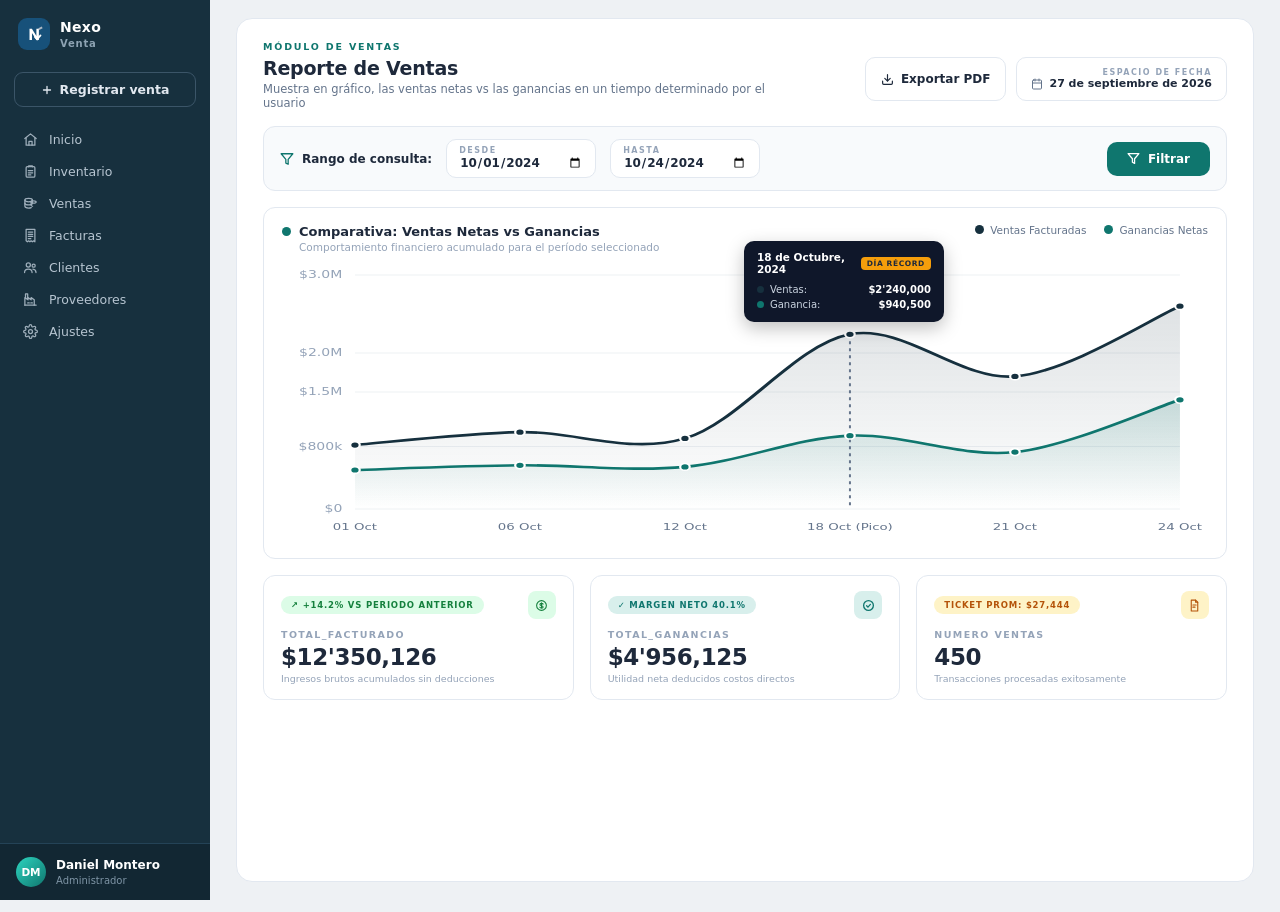
<file: NevoVenta/ventas-reportes.html>
<!DOCTYPE html>
<html lang="es">
<head>
<meta charset="UTF-8">
<meta name="viewport" content="width=device-width, initial-scale=1.0">
<title>Nexo Venta — Reporte de Ventas</title>
<link rel="stylesheet" href="assets/css/base.css">
<style>
/* ============ PÁGINA: REPORTE DE VENTAS ============ */
  .submenu{visibility:hidden;transition:max-height .25s ease, visibility 0s linear .25s;}
  .nav-wrap:hover .submenu,.nav-wrap:focus-within .submenu{visibility:visible;transition:max-height .25s ease;}

  .page-card{background:var(--card);border:1px solid var(--border);border-radius:16px;padding:22px 26px 14px;min-height:calc(100vh - 36px);display:flex;flex-direction:column;}
  .crumb{font-size:9.5px;letter-spacing:1.8px;color:var(--teal);font-weight:700;margin-bottom:5px;}
  .page-head{display:flex;justify-content:space-between;align-items:flex-start;gap:16px;margin-bottom:16px;flex-wrap:wrap;}
  .page-head h1{font-size:19px;font-weight:700;letter-spacing:-.2px;}
  .page-head .sub{font-size:11.5px;color:var(--muted);margin-top:3px;max-width:520px;}
  .head-actions{display:flex;gap:10px;align-items:stretch;}
  .btn-export{display:flex;align-items:center;gap:7px;background:#fff;border:1px solid var(--border);border-radius:10px;padding:0 15px;font-size:12px;font-weight:600;color:var(--text);cursor:pointer;font-family:var(--font);transition:.15s;height:44px;}
  .btn-export:hover{border-color:var(--teal);color:var(--teal);}
  .date-space{background:#fff;border:1px solid var(--border);border-radius:10px;padding:6px 14px;text-align:right;height:44px;display:flex;flex-direction:column;justify-content:center;}
  .date-space span{font-size:8px;letter-spacing:1.5px;color:var(--muted-2);font-weight:700;}
  .date-space b{font-size:11px;display:flex;align-items:center;gap:6px;}

  .filter-row{display:flex;align-items:center;gap:14px;background:#f8fafc;border:1px solid var(--border);border-radius:12px;padding:12px 16px;margin-bottom:16px;flex-wrap:wrap;}
  .filter-label{display:flex;align-items:center;gap:8px;font-size:12px;font-weight:700;color:var(--text);}
  .date-box{background:#fff;border:1px solid var(--border);border-radius:10px;padding:6px 12px;min-width:150px;}
  .date-box > span{display:block;font-size:8px;letter-spacing:1.5px;color:var(--muted-2);font-weight:700;}
  .date-box input{border:none;outline:none;font-family:var(--font);font-weight:700;font-size:12px;color:var(--text);background:transparent;width:100%;color-scheme:light;}
  .btn-filter{display:flex;align-items:center;gap:8px;background:var(--teal);color:#fff;border:none;border-radius:10px;padding:10px 20px;font-size:12px;font-weight:700;cursor:pointer;font-family:var(--font);transition:.15s;margin-left:auto;}
  .btn-filter:hover{background:var(--teal-dark);}
  .btn-filter.flash{background:var(--sidebar);}

  .chart-card{background:#fff;border:1px solid var(--border);border-radius:12px;padding:16px 18px;margin-bottom:16px;}
  .chart-head{display:flex;justify-content:space-between;align-items:flex-start;gap:14px;flex-wrap:wrap;}
  .chart-title{display:flex;align-items:center;gap:8px;font-size:13px;font-weight:700;}
  .chart-title i{width:9px;height:9px;border-radius:50%;background:var(--teal);flex-shrink:0;}
  .chart-card .card-sub{font-size:10.5px;color:var(--muted-2);margin:2px 0 0 17px;}
  .chart-legend{display:flex;gap:18px;font-size:10.5px;color:var(--muted);align-items:center;}
  .legend-dot{width:9px;height:9px;border-radius:50%;display:inline-block;margin-right:6px;vertical-align:0;}
  .chart-wrap{position:relative;margin-top:6px;}
  #chart{width:100%;height:280px;}
  .tooltip{position:fixed;pointer-events:none;background:#0f172a;color:#fff;font-size:11px;padding:6px 10px;border-radius:7px;opacity:0;transition:opacity .12s;z-index:50;white-space:nowrap;}
  .peak-tip{position:absolute;background:#0f172a;color:#fff;border-radius:10px;padding:10px 13px;font-size:10px;z-index:10;width:200px;box-shadow:0 6px 18px rgba(0,0,0,.25);}
  .peak-tip .pt-title{font-weight:700;font-size:10.5px;margin-bottom:7px;display:flex;align-items:center;justify-content:space-between;gap:8px;}
  .peak-tip .pt-title .pt-tag{background:#f59e0b;color:#1e293b;font-size:7.5px;font-weight:800;letter-spacing:.6px;border-radius:4px;padding:2px 6px;white-space:nowrap;}
  .peak-tip .pt-row{display:flex;align-items:center;gap:6px;padding:2px 0;color:#cbd5e1;}
  .peak-tip .pt-row b{margin-left:auto;color:#fff;}
  .pt-dot{width:7px;height:7px;border-radius:50%;flex-shrink:0;}

  .kpi-row{display:grid;grid-template-columns:repeat(3,1fr);gap:16px;}
  .kpi-card{background:#fff;border:1px solid var(--border);border-radius:12px;padding:15px 17px;position:relative;}
  .kpi-top{display:flex;justify-content:space-between;align-items:center;margin-bottom:10px;}
  .kpi-pill{font-size:8.5px;font-weight:800;letter-spacing:.8px;border-radius:20px;padding:4px 10px;}
  .pill-green{background:#dcfce7;color:#15803d;}
  .pill-teal{background:var(--teal-soft);color:var(--teal);}
  .pill-amber{background:var(--amber-bg);color:var(--amber);}
  .kpi-ic{width:28px;height:28px;border-radius:8px;display:flex;align-items:center;justify-content:center;}
  .kpi-label{font-size:9.5px;letter-spacing:1.4px;color:var(--muted-2);font-weight:700;}
  .kpi-value{font-size:23px;font-weight:800;letter-spacing:-.4px;margin:4px 0 3px;}
  .kpi-sub{font-size:9.5px;color:var(--muted-2);}

  .toast{position:fixed;bottom:24px;left:50%;transform:translateX(-50%) translateY(80px);background:var(--sidebar);color:#fff;font-size:12px;font-weight:600;padding:11px 20px;border-radius:10px;transition:transform .25s;z-index:99;}
  .toast.show{transform:translateX(-50%) translateY(0);}
</style>
</head>
<body>

<main class="main">
  <div class="page-card">
    <div class="crumb">MÓDULO DE VENTAS</div>
    <div class="page-head">
      <div>
        <h1>Reporte de Ventas</h1>
        <div class="sub">Muestra en gráfico, las ventas netas vs las ganancias en un tiempo determinado por el usuario</div>
      </div>
      <div class="head-actions">
        <button class="btn-export" id="btn-export">
          <svg width="13" height="13" viewBox="0 0 24 24" fill="none" stroke="currentColor" stroke-width="2.2" stroke-linecap="round" stroke-linejoin="round"><path d="M21 15v4a2 2 0 0 1-2 2H5a2 2 0 0 1-2-2v-4M7 10l5 5 5-5M12 15V3"/></svg>
          Exportar PDF
        </button>
        <div class="date-space">
          <span>ESPACIO DE FECHA</span>
          <b>
            <svg width="12" height="12" viewBox="0 0 24 24" fill="none" stroke="#64748b" stroke-width="2" stroke-linecap="round"><rect x="3" y="4" width="18" height="18" rx="2"/><path d="M16 2v4M8 2v4M3 10h18"/></svg>
            27 de septiembre de 2026
          </b>
        </div>
      </div>
    </div>

    <div class="filter-row">
      <span class="filter-label">
        <svg width="14" height="14" viewBox="0 0 24 24" fill="none" stroke="#0f766e" stroke-width="2.2" stroke-linecap="round" stroke-linejoin="round"><path d="M22 3H2l8 9.5V19l4 2v-8.5L22 3z"/></svg>
        Rango de consulta:
      </span>
      <div class="date-box"><span>DESDE</span><input type="date" value="2024-10-01"></div>
      <div class="date-box"><span>HASTA</span><input type="date" value="2024-10-24"></div>
      <button class="btn-filter" id="btn-filter">
        <svg width="13" height="13" viewBox="0 0 24 24" fill="none" stroke="currentColor" stroke-width="2.4" stroke-linecap="round" stroke-linejoin="round"><path d="M22 3H2l8 9.5V19l4 2v-8.5L22 3z"/></svg>
        Filtrar
      </button>
    </div>

    <div class="chart-card">
      <div class="chart-head">
        <div>
          <div class="chart-title"><i></i>Comparativa: Ventas Netas vs Ganancias</div>
          <div class="card-sub">Comportamiento financiero acumulado para el período seleccionado</div>
        </div>
        <div class="chart-legend">
          <span><span class="legend-dot" style="background:#16303e;"></span>Ventas Facturadas</span>
          <span><span class="legend-dot" style="background:#0f766e;"></span>Ganancias Netas</span>
        </div>
      </div>
      <div class="chart-wrap" id="chart-wrap">
        <svg id="chart" viewBox="0 0 660 280" preserveAspectRatio="none"></svg>
        <div class="peak-tip" id="peak-tip">
          <div class="pt-title">18 de Octubre, 2024 <span class="pt-tag">DÍA RÉCORD</span></div>
          <div class="pt-row"><span class="pt-dot" style="background:#16303e;"></span>Ventas:<b>$2'240,000</b></div>
          <div class="pt-row"><span class="pt-dot" style="background:#0f766e;"></span>Ganancia:<b>$940,500</b></div>
        </div>
      </div>
    </div>

    <div class="kpi-row">
      <div class="kpi-card">
        <div class="kpi-top">
          <span class="kpi-pill pill-green">↗ +14.2% VS PERIODO ANTERIOR</span>
          <span class="kpi-ic" style="background:#dcfce7;color:#15803d;">
            <svg width="13" height="13" viewBox="0 0 24 24" fill="none" stroke="currentColor" stroke-width="2" stroke-linecap="round"><circle cx="12" cy="12" r="9"/><path d="M12 7v10M15 9.5c-.6-1-1.7-1.5-3-1.5-1.7 0-3 .9-3 2.2 0 3 6 1.6 6 4.4 0 1.3-1.3 2.2-3 2.2-1.3 0-2.4-.5-3-1.5"/></svg>
          </span>
        </div>
        <div class="kpi-label">TOTAL_FACTURADO</div>
        <div class="kpi-value">$12'350,126</div>
        <div class="kpi-sub">Ingresos brutos acumulados sin deducciones</div>
      </div>
      <div class="kpi-card">
        <div class="kpi-top">
          <span class="kpi-pill pill-teal">✓ MARGEN NETO 40.1%</span>
          <span class="kpi-ic" style="background:var(--teal-soft);color:var(--teal);">
            <svg width="13" height="13" viewBox="0 0 24 24" fill="none" stroke="currentColor" stroke-width="2.4" stroke-linecap="round"><circle cx="12" cy="12" r="9"/><path d="m8.5 12.5 2.5 2.5 4.5-5"/></svg>
          </span>
        </div>
        <div class="kpi-label">TOTAL_GANANCIAS</div>
        <div class="kpi-value">$4'956,125</div>
        <div class="kpi-sub">Utilidad neta deducidos costos directos</div>
      </div>
      <div class="kpi-card">
        <div class="kpi-top">
          <span class="kpi-pill pill-amber">TICKET PROM: $27,444</span>
          <span class="kpi-ic" style="background:#fef3c7;color:#b45309;">
            <svg width="13" height="13" viewBox="0 0 24 24" fill="none" stroke="currentColor" stroke-width="2" stroke-linecap="round" stroke-linejoin="round"><path d="M6 2h8l4 4v16H6z"/><path d="M14 2v4h4M9 11h6M9 15h4"/></svg>
          </span>
        </div>
        <div class="kpi-label">NUMERO VENTAS</div>
        <div class="kpi-value">450</div>
        <div class="kpi-sub">Transacciones procesadas exitosamente</div>
      </div>
    </div>
  </div>
  <div class="toast" id="toast"></div>
</main>
<script src="assets/js/sidebar.js"></script>
<script>
  // ===== Gráfico de líneas suaves: Ventas vs Ganancias =====
  const labels = ['01 Oct','06 Oct','12 Oct','18 Oct (Pico)','21 Oct','24 Oct'];
  const ventas  = [820, 985, 905, 2240, 1700, 2600];   // miles $
  const gananc  = [500, 560, 540, 940.5, 730, 1400];
  const max = 3000;
  const W = 660, H = 280, padL = 52, padR = 20, padB = 30, padT = 16;
  const innerW = W - padL - padR, innerH = H - padT - padB;
  const n = labels.length;
  const X = i => padL + i * (innerW / (n - 1));
  const Y = v => padT + innerH - (v / max) * innerH;

  // Curva suave (Catmull-Rom -> Bézier cúbico)
  function smoothPath(vals) {
    let d = `M ${X(0)} ${Y(vals[0])}`;
    for (let i = 0; i < n - 1; i++) {
      const p0 = vals[Math.max(0, i - 1)], p1 = vals[i], p2 = vals[i + 1], p3 = vals[Math.min(n - 1, i + 2)];
      const c1x = X(i) + (X(i + 1) - X(Math.max(0, i - 1))) / 6, c1y = Y(p1) + (Y(p2) - Y(p0)) / 6;
      const c2x = X(i + 1) - (X(Math.min(n - 1, i + 2)) - X(i)) / 6, c2y = Y(p2) - (Y(p3) - Y(p1)) / 6;
      d += ` C ${c1x} ${c1y}, ${c2x} ${c2y}, ${X(i + 1)} ${Y(p2)}`;
    }
    return d;
  }

  const svg = document.getElementById('chart');
  let out = `<defs>
    <linearGradient id="gNavy" x1="0" y1="0" x2="0" y2="1">
      <stop offset="0" stop-color="#16303e" stop-opacity=".14"/><stop offset="1" stop-color="#16303e" stop-opacity="0"/>
    </linearGradient>
    <linearGradient id="gTeal" x1="0" y1="0" x2="0" y2="1">
      <stop offset="0" stop-color="#0f766e" stop-opacity=".18"/><stop offset="1" stop-color="#0f766e" stop-opacity="0"/>
    </linearGradient>
  </defs>`;

  // Gridlines + eje Y
  [[0,'$0'],[800,'$800k'],[1500,'$1.5M'],[2000,'$2.0M'],[3000,'$3.0M']].forEach(([v, t]) => {
    out += `<line x1="${padL}" y1="${Y(v)}" x2="${W-padR}" y2="${Y(v)}" stroke="#eef1f4" stroke-width="1"/>`;
    out += `<text x="${padL-9}" y="${Y(v)+3.5}" text-anchor="end" font-size="10" fill="#94a3b8">${t}</text>`;
  });

  // Áreas + líneas
  out += `<path d="${smoothPath(ventas)} L ${X(n-1)} ${Y(0)} L ${X(0)} ${Y(0)} Z" fill="url(#gNavy)"/>`;
  out += `<path d="${smoothPath(gananc)} L ${X(n-1)} ${Y(0)} L ${X(0)} ${Y(0)} Z" fill="url(#gTeal)"/>`;
  out += `<path id="lineV" d="${smoothPath(ventas)}" fill="none" stroke="#16303e" stroke-width="2.6" stroke-linecap="round"/>`;
  out += `<path id="lineG" d="${smoothPath(gananc)}" fill="none" stroke="#0f766e" stroke-width="2.6" stroke-linecap="round"/>`;

  // Línea punteada vertical en el pico (18 Oct)
  const pk = 3;
  out += `<line x1="${X(pk)}" y1="${Y(ventas[pk])}" x2="${X(pk)}" y2="${Y(0)}" stroke="#64748b" stroke-width="1.4" stroke-dasharray="3 4"/>`;

  // Puntos
  labels.forEach((l, i) => {
    out += `<circle cx="${X(i)}" cy="${Y(ventas[i])}" r="3.4" fill="#16303e" stroke="#fff" stroke-width="1.6" class="dot" data-i="${i}"/>`;
    out += `<circle cx="${X(i)}" cy="${Y(gananc[i])}" r="3.4" fill="#0f766e" stroke="#fff" stroke-width="1.6" class="dot" data-i="${i}"/>`;
  });
  labels.forEach((l, i) => out += `<text x="${X(i)}" y="${H-9}" text-anchor="middle" font-size="9.5" fill="#64748b">${l}</text>`);

  // Zona invisible para capturar hover
  out += `<rect id="hover-zone" x="${padL}" y="${padT}" width="${innerW}" height="${innerH}" fill="transparent"/>`;
  svg.innerHTML = out;

  // Tooltip fijo en el pico
  function placePeak() {
    const wrap = document.getElementById('chart-wrap');
    const tip = document.getElementById('peak-tip');
    const svgEl = document.getElementById('chart');
    const wr = wrap.getBoundingClientRect(), sr = svgEl.getBoundingClientRect();
    const sx = sr.width / 660, sy = sr.height / 280;
    const tipW = 200;
    let left = X(pk) * sx - tipW / 2 - 6;
    left = Math.max(4, Math.min(left, wr.width - tipW - 4));
    tip.style.left = left + 'px';
    tip.style.top = (Y(ventas[pk]) * sy - (tip.offsetHeight || 78) - 12) + 'px';
  }
  window.addEventListener('load', placePeak);
  window.addEventListener('resize', placePeak);
  setTimeout(placePeak, 300);

  // Tooltip dinámico al mover el mouse sobre el gráfico
  const tooltip = document.createElement('div');
  tooltip.className = 'tooltip';
  document.body.appendChild(tooltip);
  const money = v => v >= 1000 ? '$' + (v/1000).toFixed(1).replace('.0','') + 'M' : '$' + v + 'k';
  document.getElementById('hover-zone').addEventListener('mousemove', e => {
    const svgEl = document.getElementById('chart');
    const sr = svgEl.getBoundingClientRect();
    const mx = (e.clientX - sr.left) * (660 / sr.width);
    let i = Math.round((mx - padL) / (innerW / (n - 1)));
    i = Math.max(0, Math.min(n - 1, i));
    tooltip.innerHTML = `<b>${labels[i]}</b> · Ventas: ${money(ventas[i])} · Ganancia: ${money(gananc[i])}`;
    tooltip.style.opacity = 1;
    tooltip.style.left = (e.clientX + 12) + 'px';
    tooltip.style.top = (e.clientY - 34) + 'px';
  });
  document.getElementById('hover-zone').addEventListener('mouseleave', () => tooltip.style.opacity = 0);

  // Filtrar / Exportar
  document.getElementById('btn-filter').addEventListener('click', function() {
    this.classList.add('flash');
    setTimeout(() => this.classList.remove('flash'), 500);
    showToast('Rango de fechas aplicado a la vista');
  });
  document.getElementById('btn-export').addEventListener('click', () =>
    showToast('La exportación está deshabilitada en el prototipo'));

  let toastTimer;
  function showToast(msg) {
    const toast = document.getElementById('toast');
    toast.textContent = msg;
    toast.classList.add('show');
    clearTimeout(toastTimer);
    toastTimer = setTimeout(() => toast.classList.remove('show'), 2600);
  }
</script>
</body>
</html>
</file>
<file: NevoVenta/assets/css/base.css>
:root{
    --bg:#eef1f4;
    --sidebar:#17303e;
    --sidebar-2:#122733;
    --card:#ffffff;
    --border:#e2e8f0;
    --teal:#0f766e;
    --teal-dark:#0b5a54;
    --teal-soft:#d8efec;
    --text:#1e293b;
    --muted:#64748b;
    --muted-2:#94a3b8;
    --amber:#b45309;
    --amber-bg:#fef3c7;
    --red:#b91c1c;
    --red-bg:#fee2e2;
    --pink:#be185d;
    --pink-bg:#fce7f3;
    --gray-bg:#e2e8f0;
    --radius:12px;
    --font:'Inter','Segoe UI',system-ui,-apple-system,sans-serif;
  }
  *{margin:0;padding:0;box-sizing:border-box;}
  body{font-family:var(--font);background:var(--bg);color:var(--text);font-size:13px;display:flex;min-height:100vh;}

  /* ============ SIDEBAR ============ */
  .sidebar{width:210px;min-width:210px;background:var(--sidebar);color:#cbd5e1;display:flex;flex-direction:column;position:sticky;top:0;height:100vh;overflow-y:auto;overflow-x:hidden;}
  .logo{display:flex;align-items:center;gap:10px;padding:18px 18px 14px;}
  .logo-mark{width:32px;height:32px;border-radius:9px;background:linear-gradient(135deg,#149e91,#0b5a54);display:flex;align-items:center;justify-content:center;flex-shrink:0;}
  .logo-text b{display:block;color:#fff;font-size:14px;letter-spacing:.3px;}
  .logo-text span{font-size:8.5px;letter-spacing:3.5px;color:#7dd3c8;font-weight:600;}
  .btn-sale{margin:8px 14px 16px;background:transparent;border:1px solid #3b5568;color:#e2e8f0;border-radius:9px;padding:9px 12px;font-size:12.5px;font-weight:600;cursor:pointer;display:flex;align-items:center;justify-content:center;gap:7px;font-family:var(--font);transition:.15s;}
  .btn-sale:hover{background:#1e4154;border-color:#4c6a80;}
  .nav-label{font-size:8.5px;letter-spacing:2.2px;color:#5b7386;padding:10px 20px 5px;font-weight:700;}
  .nav-item{display:flex;align-items:center;gap:11px;padding:8.5px 20px;font-size:12.5px;color:#b7c5d1;cursor:pointer;border-left:3px solid transparent;transition:.15s;position:relative;}
  .nav-item svg{flex-shrink:0;opacity:.85;}
  .nav-item:hover{background:#1d3c4e;color:#fff;}
  .nav-item.active{background:var(--teal);color:#fff;border-left-color:#5eead4;font-weight:600;}
  .nav-badge{margin-left:auto;background:#f59e0b;color:#122733;font-size:9.5px;font-weight:700;border-radius:20px;padding:1.5px 7px;}
  .nav-wrap{outline:none;}
  .submenu{max-height:0;overflow:hidden;transition:max-height .25s ease;}
  .nav-wrap:hover .submenu,.nav-wrap:focus-within .submenu{max-height:150px;}
  .nav-wrap:hover > .nav-item,.nav-wrap:focus-within > .nav-item{background:#1d3c4e;color:#fff;}
  .sub-item{display:flex;align-items:center;gap:9px;padding:7px 20px 7px 46px;font-size:12px;color:#9fb2c0;cursor:pointer;border-left:3px solid transparent;transition:.15s;}
  .sub-item:hover{background:#1d3c4e;color:#5eead4;}
  .nav-spacer{flex:1;}
  .user-box{display:flex;align-items:center;gap:10px;padding:13px 16px;border-top:1px solid #244357;background:var(--sidebar-2);}
  .avatar{width:30px;height:30px;border-radius:50%;background:linear-gradient(135deg,#2dd4bf,#0f766e);display:flex;align-items:center;justify-content:center;color:#fff;font-size:10.5px;font-weight:700;}
  .user-box b{display:block;color:#fff;font-size:12px;}
  .user-box span{font-size:10px;color:#7f95a6;}

  /* ============ MAIN ============ */
  .main{flex:1;padding:18px 26px 30px;min-width:0;}
  .topbar{display:flex;align-items:center;justify-content:space-between;gap:16px;margin-bottom:14px;}
  .topbar h1{font-size:19px;font-weight:700;}
  .topbar .sub{font-size:11.5px;color:var(--muted);margin-top:2px;}
  .top-actions{display:flex;align-items:center;gap:10px;}
  .search{display:flex;align-items:center;gap:8px;background:#fff;border:1px solid var(--border);border-radius:9px;padding:7px 12px;width:270px;color:var(--muted-2);font-size:12px;}
  .search input{border:none;outline:none;font-family:var(--font);font-size:12px;flex:1;color:var(--text);background:transparent;}
  .kbd{background:#f1f5f9;border:1px solid var(--border);border-radius:5px;font-size:10px;padding:1px 5px;color:var(--muted);}
  .icon-btn{width:34px;height:34px;border-radius:9px;background:#fff;border:1px solid var(--border);display:flex;align-items:center;justify-content:center;cursor:pointer;position:relative;}
  .icon-btn .dot{position:absolute;top:7px;right:8px;width:7px;height:7px;border-radius:50%;background:#ef4444;border:1.5px solid #fff;}
  .dropdown{display:flex;align-items:center;gap:8px;background:#fff;border:1px solid var(--border);border-radius:9px;padding:8px 12px;font-size:12px;font-weight:600;cursor:pointer;white-space:nowrap;}

  .section-head{display:flex;align-items:baseline;justify-content:space-between;margin:6px 0 12px;}
  .section-head h2{font-size:15px;font-weight:700;}
  .section-head .link{font-size:11px;color:var(--teal);font-weight:600;cursor:pointer;display:flex;align-items:center;gap:4px;}
  .section-sub{font-size:11px;color:var(--muted);margin:-8px 0 14px;}

  /* KPI cards */
  .kpis{display:grid;grid-template-columns:repeat(4,1fr);gap:14px;margin-bottom:18px;}
  .kpi{background:var(--card);border:1px solid var(--border);border-radius:var(--radius);padding:14px 16px;display:flex;justify-content:space-between;align-items:flex-start;}
  .kpi-label{font-size:11px;color:var(--muted);font-weight:600;}
  .kpi-value{font-size:21px;font-weight:700;margin:6px 0 4px;letter-spacing:-.3px;}
  .kpi-value.small{font-size:21px;}
  .kpi-delta{font-size:10.5px;font-weight:600;}
  .kpi-delta.up{color:#0d9488;}
  .kpi-delta .dim{color:var(--muted-2);font-weight:500;}
  .kpi-delta.warn{color:var(--amber);}
  .kpi-icon{width:30px;height:30px;border-radius:8px;background:var(--teal-soft);color:var(--teal);display:flex;align-items:center;justify-content:center;flex-shrink:0;}

  /* middle row */
  .row-mid{display:grid;grid-template-columns:2fr 1fr;gap:14px;margin-bottom:20px;}
  .card{background:var(--card);border:1px solid var(--border);border-radius:var(--radius);padding:16px 18px;}
  .card h3{font-size:13.5px;font-weight:700;}
  .card .card-sub{font-size:10.5px;color:var(--muted-2);margin:2px 0 10px;}
  .chart-legend{display:flex;gap:16px;font-size:11px;color:var(--muted);}
  .legend-dot{width:8px;height:8px;border-radius:2px;display:inline-block;margin-right:5px;vertical-align:0;}
  #chart{width:100%;height:200px;}
  .bar{transition:opacity .15s;}
  .bar:hover{opacity:.75;}
  .tooltip{position:fixed;pointer-events:none;background:#0f172a;color:#fff;font-size:11px;padding:6px 9px;border-radius:7px;opacity:0;transition:opacity .12s;z-index:50;white-space:nowrap;}

  /* alerts */
  .alert-head{display:flex;align-items:center;justify-content:space-between;margin-bottom:10px;}
  .alert-head .left{display:flex;align-items:center;gap:7px;font-size:13.5px;font-weight:700;}
  .badge-new{background:var(--pink-bg);color:var(--pink);font-size:9.5px;font-weight:700;border-radius:20px;padding:2px 8px;letter-spacing:.5px;}
  .alert{display:flex;align-items:center;gap:10px;padding:9px 0;border-bottom:1px solid #f1f5f9;}
  .alert:last-child{border-bottom:none;}
  .alert-ic{width:30px;height:30px;border-radius:8px;display:flex;align-items:center;justify-content:center;flex-shrink:0;}
  .alert-ic.red{background:var(--red-bg);color:var(--red);}
  .alert-ic.amber{background:var(--amber-bg);color:var(--amber);}
  .alert-ic.teal{background:var(--teal-soft);color:var(--teal);}
  .alert-ic.gray{background:var(--gray-bg);color:#475569;}
  .alert b{display:block;font-size:11.5px;}
  .alert span{font-size:10px;color:var(--muted);}
  .alert-tag{margin-left:auto;font-size:9px;font-weight:700;border-radius:5px;padding:3px 7px;letter-spacing:.4px;flex-shrink:0;}
  .tag-critico{background:var(--red-bg);color:var(--red);}
  .tag-dias{background:var(--amber-bg);color:var(--amber);}
  .tag-reponer{background:var(--teal-soft);color:var(--teal);}
  .tag-revisar{background:var(--gray-bg);color:#475569;}

  /* bottom row */
  .row-bottom{display:grid;grid-template-columns:2fr 1fr;gap:14px;}
  table{width:100%;border-collapse:collapse;}
  th{font-size:9.5px;letter-spacing:1.1px;color:var(--muted-2);text-align:left;font-weight:700;padding:8px 10px;border-bottom:1px solid var(--border);}
  td{font-size:11.5px;padding:9px 10px;border-bottom:1px solid #f1f5f9;}
  tbody tr{transition:background .12s;cursor:default;}
  tbody tr:hover{background:#f8fafc;}
  tbody tr:last-child td{border-bottom:none;}
  .cell-main{font-weight:600;}
  .cell-sub{font-size:10px;color:var(--muted-2);}
  .invoice{color:var(--muted);font-weight:600;font-size:11px;}
  .total{font-weight:700;}
  .status{font-size:9.5px;font-weight:700;border-radius:20px;padding:3px 9px;letter-spacing:.4px;}
  .st-pagada{background:var(--teal-soft);color:var(--teal);}
  .st-pendiente{background:var(--amber-bg);color:var(--amber);}
  .st-reembolsada{background:var(--red-bg);color:var(--red);}
  .more{color:var(--muted-2);font-weight:700;letter-spacing:1px;}

  /* stock */
  .stock-head{display:flex;align-items:center;justify-content:space-between;margin-bottom:8px;}
  .stock-head .left{display:flex;align-items:center;gap:7px;font-size:13.5px;font-weight:700;}
  .badge-count{background:var(--red-bg);color:var(--red);font-size:9.5px;font-weight:700;border-radius:20px;padding:2px 8px;}
  .stock-cols{display:flex;justify-content:space-between;font-size:9px;letter-spacing:.8px;color:var(--muted-2);font-weight:700;padding:0 30px 5px 0;}
  .stock-item{display:flex;align-items:center;gap:10px;padding:7px 0;border-bottom:1px solid #f1f5f9;}
  .stock-item:last-child{border-bottom:none;}
  .stock-info{flex:1;min-width:0;}
  .stock-info b{display:block;font-size:11px;}
  .stock-info span{font-size:9.5px;color:var(--muted-2);}
  .stock-bar{width:100%;max-width:110px;height:6px;background:#f1f5f9;border-radius:4px;overflow:hidden;}
  .stock-bar i{display:block;height:100%;border-radius:4px;}
  .fill-red{background:#dc2626;}
  .fill-amber{background:#f59e0b;}
  .stock-level{width:78px;text-align:right;font-size:10.5px;color:var(--muted);white-space:nowrap;}
  .stock-level b{color:var(--text);}
  .plus-btn{width:24px;height:24px;border-radius:7px;border:1px solid var(--border);background:#fff;color:var(--teal);font-size:15px;font-weight:700;cursor:pointer;line-height:1;flex-shrink:0;}
  .plus-btn:hover{background:var(--teal-soft);border-color:var(--teal);}


  a.nav-item, a.sub-item { text-decoration: none; color: inherit; }
  .submenu{visibility:hidden;transition:max-height .25s ease, visibility 0s linear .25s;}
  .nav-wrap:hover .submenu,.nav-wrap:focus-within .submenu{visibility:visible;transition:max-height .25s ease;}
  ::-webkit-scrollbar{width:8px;height:8px;}
  ::-webkit-scrollbar-thumb{background:#cbd5e1;border-radius:4px;}
</file>
